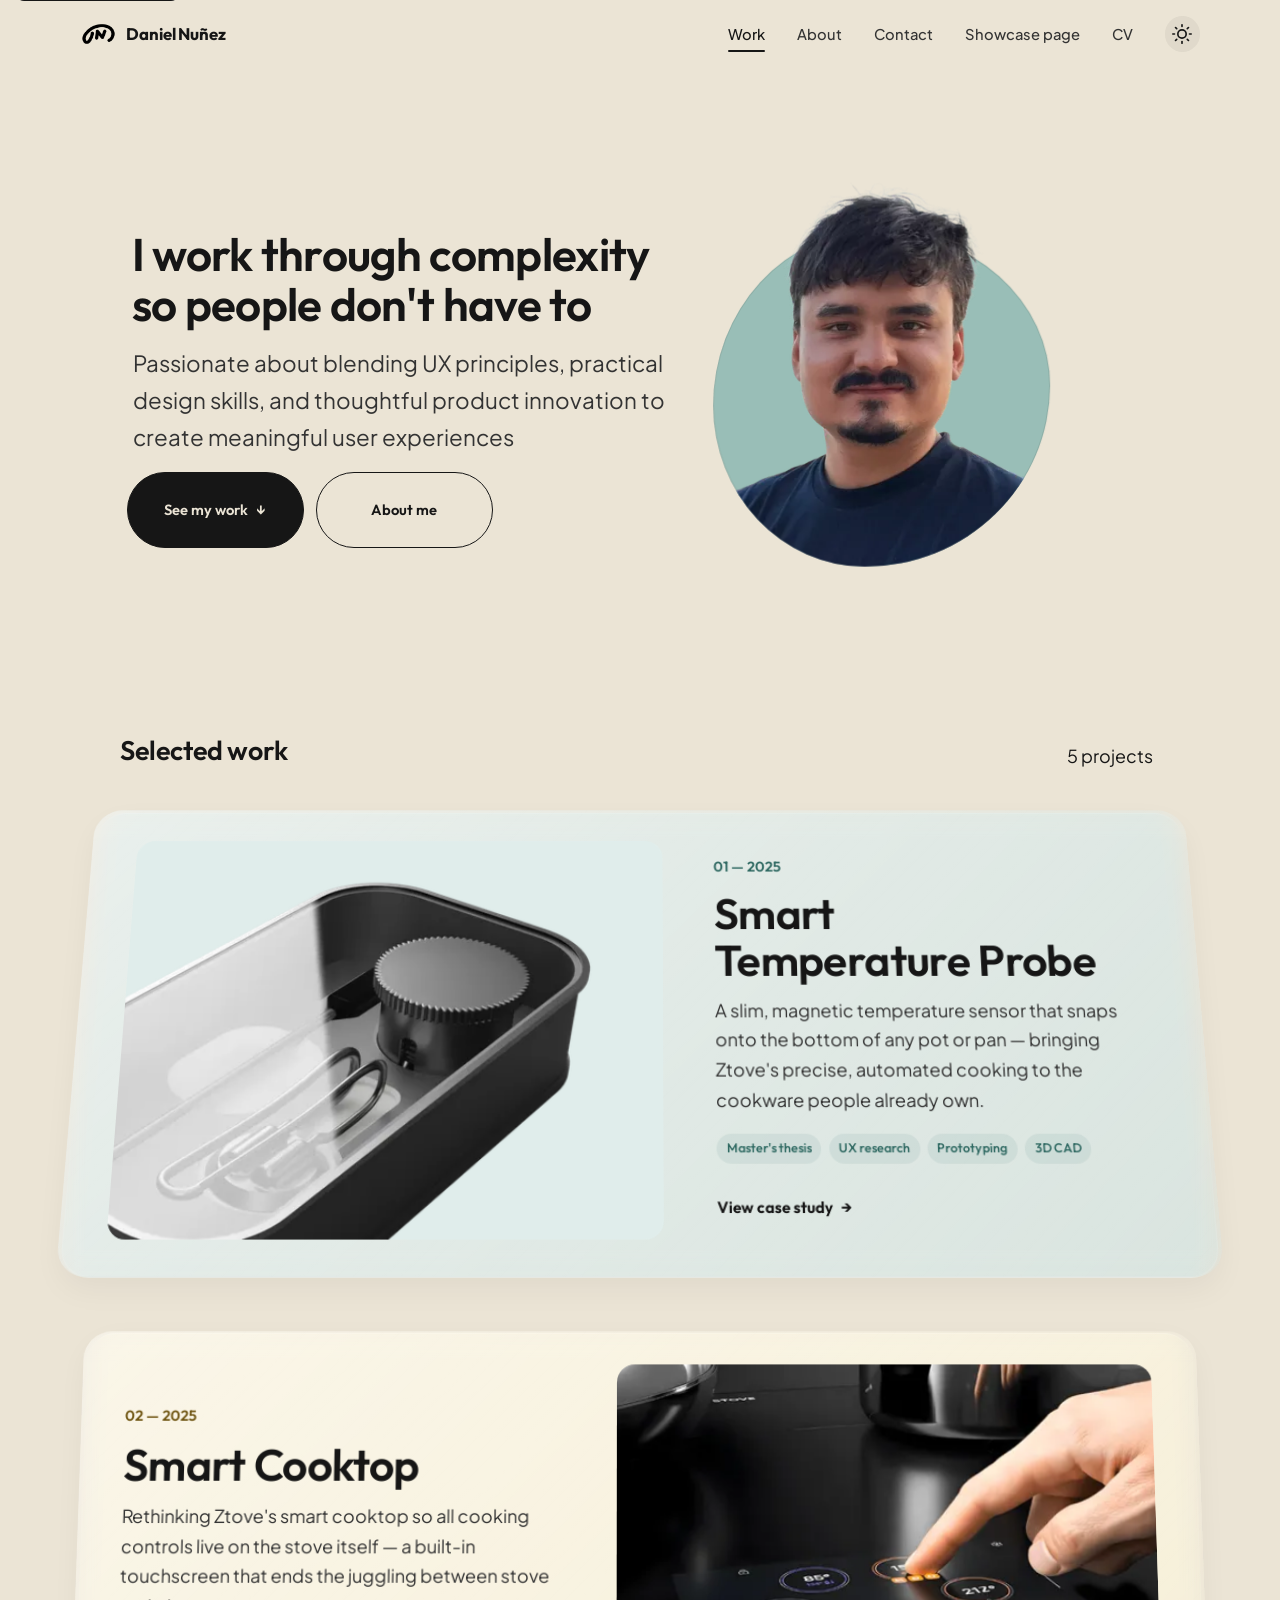
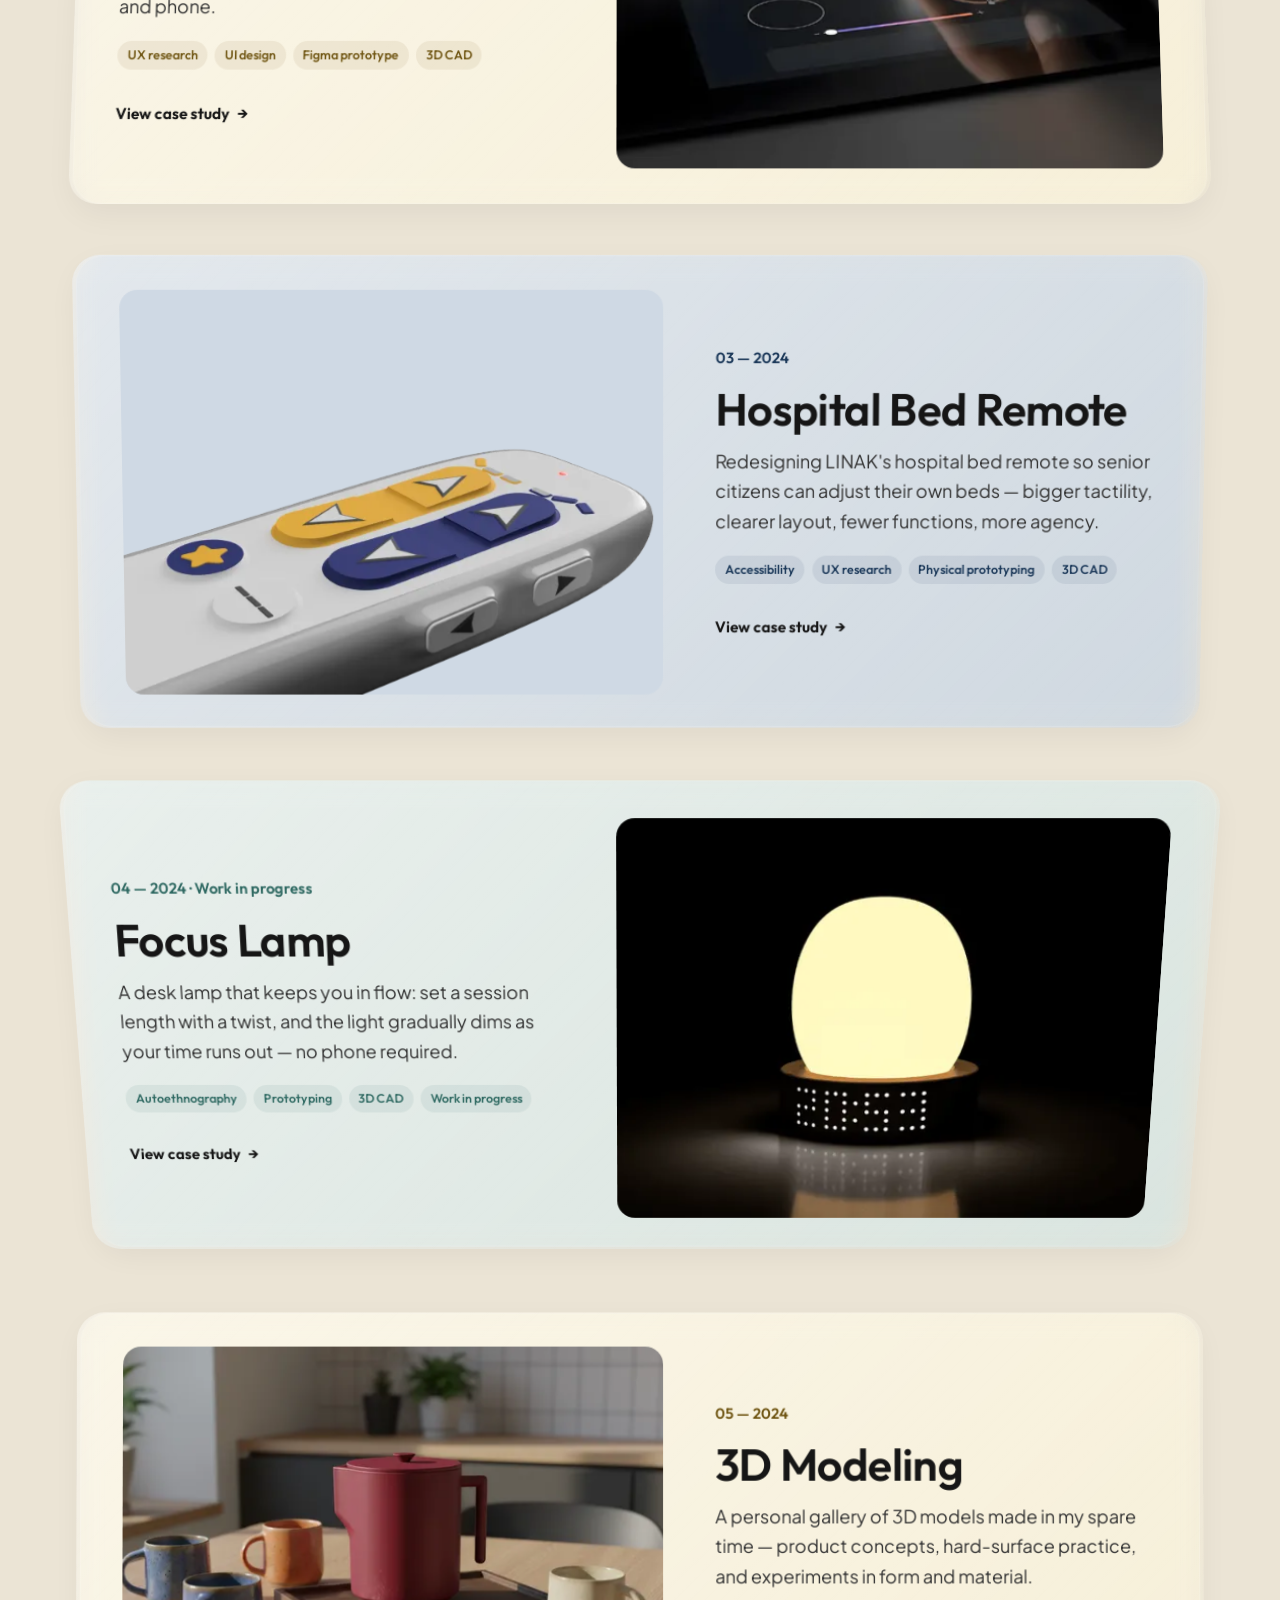
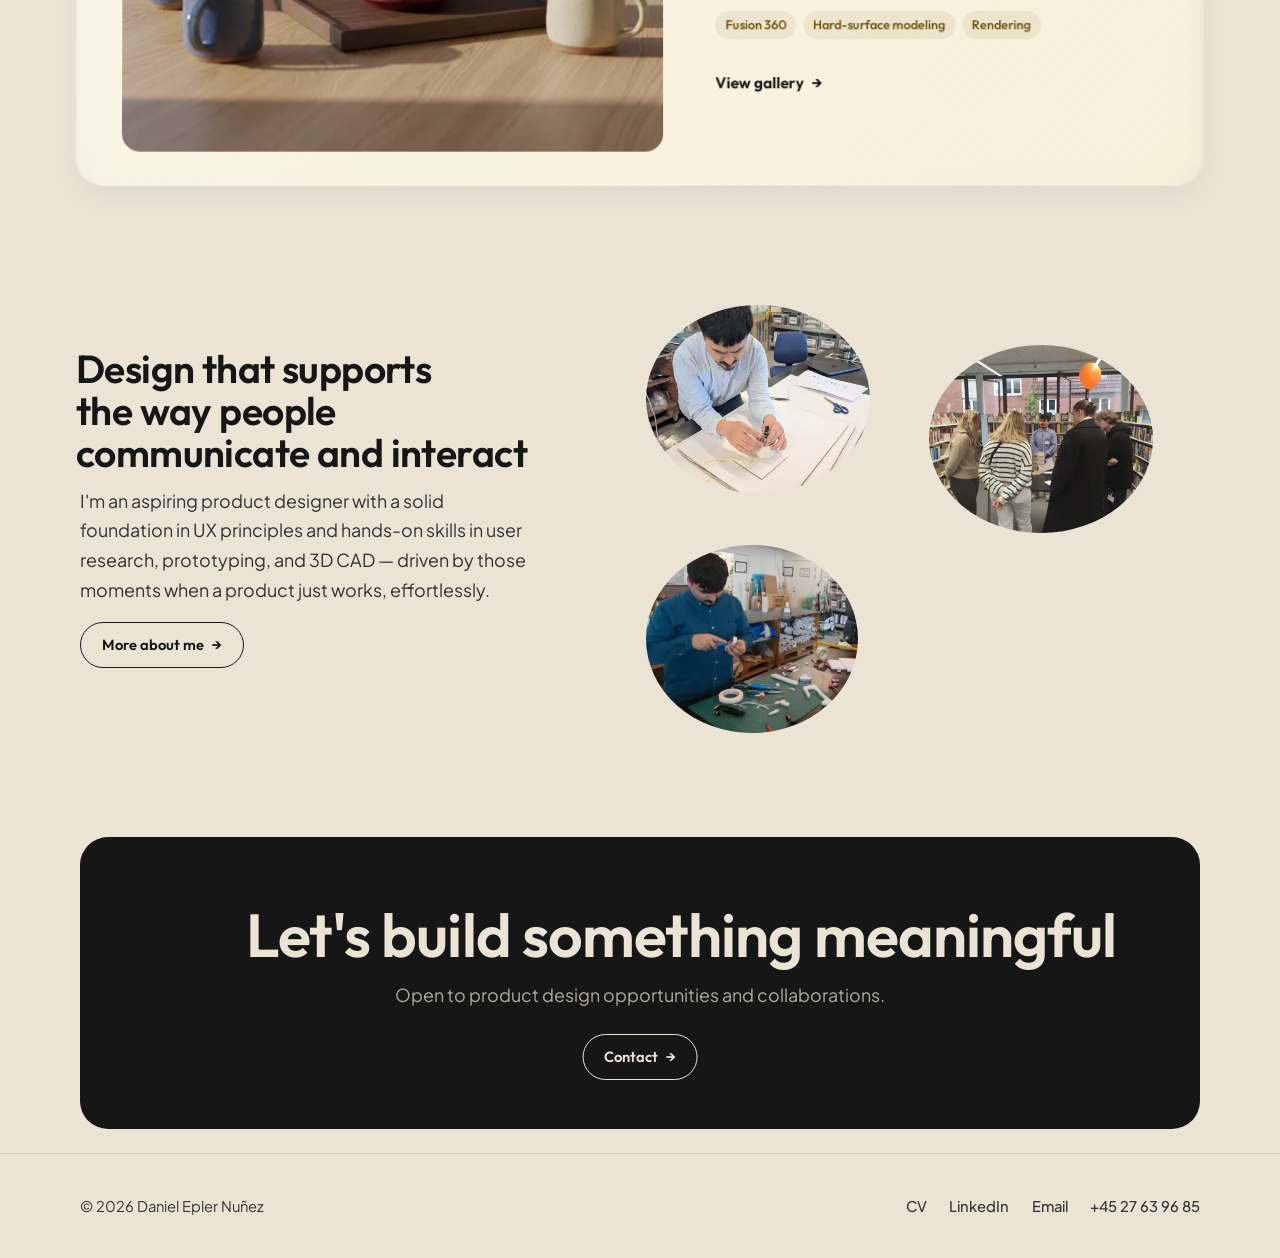
<file: index.html>
<!DOCTYPE html><html lang="en"> <head><script>
      function applyTheme() {
        const theme = localStorage.getItem('theme');
        if (theme === 'dark' || (!theme && window.matchMedia('(prefers-color-scheme: dark)').matches)) {
          document.documentElement.setAttribute('data-theme', 'dark');
        } else {
          document.documentElement.removeAttribute('data-theme');
        }
      }
      applyTheme();
      document.addEventListener('astro:after-swap', applyTheme);
    </script><meta charset="utf-8"><meta name="viewport" content="width=device-width, initial-scale=1"><meta name="portfolio-builder-workspace" content="portfolio-website-3"><meta name="site-build-commit" content="47ca71eac9fa5082d712426249a42849a8f8a003"><title>Daniel Epler Nuñez — Product Designer</title><meta name="description" content="Daniel Epler Nuñez — product designer blending UX principles, practical design skills, and thoughtful product innovation."><link rel="icon" href="/favicon.png" type="image/png"><link rel="preconnect" href="https://fonts.googleapis.com"><link rel="preconnect" href="https://fonts.gstatic.com" crossorigin><link href="https://fonts.googleapis.com/css2?family=Archivo+Black&family=Bebas+Neue&family=DM+Sans:opsz,wght@9..40,300..700&family=Fraunces:opsz,wght@9..144,300..700&family=Fredoka:wght@300..700&family=IBM+Plex+Sans:wght@300;400;500;600;700&family=Inter:wght@300..700&family=Lora:wght@400..700&family=Manrope:wght@300..700&family=Outfit:wght@300..700&family=Plus+Jakarta+Sans:ital,wght@0,300..800;1,300..800&family=Righteous&family=Source+Serif+4:opsz,wght@8..60,400..700&family=Space+Grotesk:wght@300..700&family=Syne:wght@400..800&display=swap" rel="stylesheet"><meta property="og:title" content="Daniel Epler Nuñez — Product Designer"><meta property="og:description" content="Daniel Epler Nuñez — product designer blending UX principles, practical design skills, and thoughtful product innovation."><meta property="og:type" content="website"><style>:root:root {
  --paper: #EBE4D5; --paper-2: #DFD7C6;
  --ink: #161616; --ink-2: #333333;
  --teal: #7EB2AC; --teal-strong: #2F6962; --teal-tint: #D3E6E4;
  --blue: #395F8E; --blue-strong: #1B3859; --blue-tint: #C5D4E6;
  --sand: #FBE4A3; --sand-strong: #6F5512; --sand-tint: #FDF5DB;
  --font-display: "Outfit", "Space Grotesk", sans-serif;
  --font-body: "Plus Jakarta Sans", "Inter", sans-serif;
  --space-1: 0.5rem; --space-2: 1rem; --space-3: 1.5rem;
  --space-4: 2.5rem; --space-5: 4rem; --space-6: 6.5rem;
  --radius-s: 10px; --radius-m: 18px; --radius-l: 28px;
  --container: 1200px; --prose: 46rem;
  --button-radius: 999px; --button-pad-x: 1.3rem; --button-pad-y: 0.62rem;
  --button-weight: 600; --button-fill: #161616; --button-fill-text: #EBE4D5; --button-outline: #161616;
}
html[data-theme="dark"][data-theme="dark"] {
  --paper: #191C1E; --paper-2: #24282B;
  --ink: #FAF6EE; --ink-2: #B0B5B4;
  --button-fill: #FAF6EE;
  --button-fill-text: #191C1E;
  --button-outline: #FAF6EE;
}
html { font-size: 100%; }
h1, h2, h3, h4 { font-weight: 600; letter-spacing: -0.015em; line-height: 1.08; }
body { font-weight: 400; letter-spacing: 0em; line-height: 1.65; }
.btn { border-radius: var(--button-radius); padding: var(--button-pad-y) var(--button-pad-x); font-weight: var(--button-weight); border-color: var(--button-outline); color: var(--button-outline); }
.btn--solid { background: var(--button-fill); border-color: var(--button-fill); color: var(--button-fill-text); }
:root:root .btn:not(.btn--solid):hover { background: var(--button-outline); border-color: var(--button-outline); color: var(--button-fill-text); } :root:root .btn--solid:hover { background: color-mix(in srgb, var(--button-fill) 86%, var(--teal-strong)); border-color: var(--button-fill); color: var(--button-fill-text); }</style><meta name="astro-view-transitions-enabled" content="true"><meta name="astro-view-transitions-fallback" content="animate"><script type="module" src="/_astro/ClientRouter.astro_astro_type_script_index_0_lang.DcSP9LZ1.js"></script><link rel="stylesheet" href="/_astro/_slug_.BqJW67J7.css">
<link rel="stylesheet" href="/_astro/_slug_.BH0vafP-.css"></head> <body> <svg xmlns="http://www.w3.org/2000/svg" role="presentation" style="display: none" data-astro-cid-ofxtmv4x> <filter id="glass-distortion" x="0%" y="0%" width="100%" height="100%" filterUnits="objectBoundingBox" data-astro-cid-ofxtmv4x> <feTurbulence type="fractalNoise" baseFrequency="0.05" numOctaves="1" seed="17" result="turbulence" data-astro-cid-ofxtmv4x></feTurbulence> <feComponentTransfer in="turbulence" result="mapped" data-astro-cid-ofxtmv4x> <feFuncR type="gamma" amplitude="1" exponent="10" offset="0.5" data-astro-cid-ofxtmv4x></feFuncR> <feFuncG type="gamma" amplitude="0" exponent="1" offset="0" data-astro-cid-ofxtmv4x></feFuncG> <feFuncB type="gamma" amplitude="0" exponent="1" offset="0.5" data-astro-cid-ofxtmv4x></feFuncB> </feComponentTransfer> <feGaussianBlur in="turbulence" stdDeviation="3" result="softMap" data-astro-cid-ofxtmv4x></feGaussianBlur> <feSpecularLighting in="softMap" surfaceScale="5" specularConstant="1" specularExponent="100" lighting-color="white" result="specLight" data-astro-cid-ofxtmv4x> <fePointLight x="-200" y="-200" z="300" data-astro-cid-ofxtmv4x></fePointLight> </feSpecularLighting> <feComposite in="specLight" operator="arithmetic" k1="0" k2="1" k3="1" k4="0" result="litImage" data-astro-cid-ofxtmv4x></feComposite> <feDisplacementMap in="SourceGraphic" in2="softMap" scale="20" xChannelSelector="R" yChannelSelector="G" data-astro-cid-ofxtmv4x></feDisplacementMap> </filter> </svg> <div id="custom-cursor" data-astro-cid-ofxtmv4x> <div class="cursor-glass" data-astro-cid-ofxtmv4x></div> <div class="cursor-dot" data-astro-cid-ofxtmv4x></div> </div>  <script type="module">const g=window;if(!g.__customCursorAttached){g.__customCursorAttached=!0;const e=()=>{const t=document.getElementById("custom-cursor");t&&(t.classList.remove("is-hovering","is-text"),t.removeAttribute("data-theme"),t.style.opacity="0")},c='a, button, input, select, textarea, summary, [role="button"]:not([data-sec])',l=t=>{const n=document.getElementById("custom-cursor"),o=t.target instanceof Element?t.target:null;if(!n||!o)return;n.style.opacity="1",n.style.transform=`translate(calc(${t.clientX}px - 50%), calc(${t.clientY}px - 50%))`;const d=o.closest("[data-theme]");d?n.setAttribute("data-theme",d.getAttribute("data-theme")||""):n.removeAttribute("data-theme");const u=o.closest(c);n.classList.toggle("is-hovering",!!u);let a=!1;const m=o.closest("p, h1, h2, h3, h4, h5, h6, li, blockquote, figcaption, label, time, span, strong, em");if(m&&!u){const p=document.createTreeWalker(m,NodeFilter.SHOW_TEXT,null);let r;for(;r=p.nextNode();){if(!r.textContent||r.textContent.trim().length===0)continue;const v=document.createRange();v.selectNodeContents(r);const h=v.getClientRects();for(let i=0;i<h.length;i++){const s=h[i];if(t.clientX>=s.left-6&&t.clientX<=s.right+6&&t.clientY>=s.top-6&&t.clientY<=s.bottom+6){a=!0;break}}if(a)break}}n.classList.toggle("is-text",a)};window.addEventListener("pointermove",l,{passive:!0}),window.addEventListener("mousemove",l,{passive:!0}),window.addEventListener("pointerleave",e),window.addEventListener("pointercancel",e),window.addEventListener("blur",e),document.addEventListener("pointerout",t=>{(t.relatedTarget instanceof Element?t.relatedTarget.closest(c):null)||e()},!0),document.addEventListener("mouseleave",e),document.addEventListener("visibilitychange",()=>{document.hidden&&e()}),document.addEventListener("astro:before-preparation",e),document.addEventListener("astro:after-swap",e),document.addEventListener("astro:page-load",e),e()}</script>  <a class="skip-link" href="#main">Skip to content</a> <header class="site-header" data-header-layout="split" data-header-width="full" data-header-fixed="true" data-header-surface="adaptive" style=";--header-height:4.25rem;--header-link-gap:clamp(1rem, 2.5vw, 2rem)"> <div class="container"> <a class="brand" href="/" aria-label="Daniel Nuñez — home"> <img src="/logo.png" alt width="48" height="48"> <span>Daniel Nuñez</span> </a> <button class="menu-toggle" aria-expanded="false" aria-controls="site-nav" aria-label="Menu"> <span></span><span></span><span></span> </button> <nav class="site-nav" id="site-nav" aria-label="Main"> <a href="/#work" aria-current="page">Work</a><a href="/about">About</a><a href="/contact">Contact</a><a href="/showcase-page">Showcase page</a><a href="/cv">CV</a> <button id="theme-toggle" class="theme-toggle" aria-label="Toggle theme"> <svg class="sun-icon" xmlns="http://www.w3.org/2000/svg" width="20" height="20" viewBox="0 0 24 24" fill="none" stroke="currentColor" stroke-width="2" stroke-linecap="round" stroke-linejoin="round"><circle cx="12" cy="12" r="5"></circle><line x1="12" y1="1" x2="12" y2="3"></line><line x1="12" y1="21" x2="12" y2="23"></line><line x1="4.22" y1="4.22" x2="5.64" y2="5.64"></line><line x1="18.36" y1="18.36" x2="19.78" y2="19.78"></line><line x1="1" y1="12" x2="3" y2="12"></line><line x1="21" y1="12" x2="23" y2="12"></line><line x1="4.22" y1="19.78" x2="5.64" y2="18.36"></line><line x1="18.36" y1="5.64" x2="19.78" y2="4.22"></line></svg> <svg class="moon-icon" xmlns="http://www.w3.org/2000/svg" width="20" height="20" viewBox="0 0 24 24" fill="none" stroke="currentColor" stroke-width="2" stroke-linecap="round" stroke-linejoin="round"><path d="M21 12.79A9 9 0 1 1 11.21 3 7 7 0 0 0 21 12.79z"></path></svg> </button>  </nav> </div> </header> <main id="main"> <div class="sec-scope s-hero" data-astro-cid-gxghpr7z><style>.s-hero > section, .s-hero > header, .s-hero > .spacer { padding-block: var(--space-5) !important; }
.s-hero, .s-hero > section, .s-hero > header, .s-hero > .spacer { min-height: 590px; }
@media (max-width: 1024px) {
.s-hero > section, .s-hero > header, .s-hero > .spacer { padding-bottom: 0rem !important; }
.s-hero, .s-hero > section, .s-hero > header, .s-hero > .spacer { min-height: 525px; }
}
@media (max-width: 640px) {
.s-hero > section, .s-hero > header, .s-hero > .spacer { padding-top: 0rem !important; }
.s-hero > section, .s-hero > header, .s-hero > .spacer { padding-bottom: 0rem !important; }
.s-hero, .s-hero > section, .s-hero > header, .s-hero > .spacer { min-height: 622px; }
}</style><section class="hero container hero-grid hero-editor-grid" data-section-grid="hero" data-grid-section="hero" data-editor-grid="hero" data-layout-container="true" data-layout-level="section" data-layout-id="hero" data-astro-cid-anhloy43> <style>.hero-editor-grid[data-editor-grid="hero"]{--grid-columns:24;--grid-rows:10;--grid-row-height:32px;--grid-column-gap:12px;--grid-row-gap:12px;}@media(max-width:1024px){.hero-editor-grid[data-editor-grid="hero"]{--grid-columns:12;--grid-rows:13;--grid-row-height:32px;--grid-column-gap:10px;--grid-row-gap:10px;}}@media(max-width:640px){.hero-editor-grid[data-editor-grid="hero"]{--grid-columns:8;--grid-rows:19;--grid-row-height:28px;--grid-column-gap:8px;--grid-row-gap:8px;}}
[data-block="hero:heading"]{grid-column:2/span 12;grid-row:3/span 4;z-index:1;translate:0.403cqw -18px;width:calc(100% + -9px);height:calc(100% + -11px);width:524px;max-width:none;}@media(max-width:1024px){[data-block="hero:heading"]{grid-column:3/span 7;grid-row:2/span 5;z-index:1;translate:-8.53cqw 16px;width:calc(100% + -64px);width:349px;max-width:none;}}@media(max-width:640px){[data-block="hero:heading"]{grid-column:2/span 7;grid-row:11/span 5;z-index:1;translate:-9.552cqw -8px;width:calc(100% + 12px);height:calc(100% + 8px);width:309px;max-width:none;}}[data-block="hero:heading"] .builder-text-block.builder-text-block{font-size:2.86rem}@media(max-width:1024px){[data-block="hero:heading"] .builder-text-block.builder-text-block{font-size:2.31rem}}@media(max-width:640px){[data-block="hero:heading"] .builder-text-block.builder-text-block{font-size:2.12rem;text-align:left}}
[data-block="hero:lede"]{grid-column:2/span 12;grid-row:7/span 3;z-index:2;translate:0.492cqw -40px;width:calc(100% + -12px);height:calc(100% + -17px);}@media(max-width:1024px){[data-block="hero:lede"]{grid-column:2/span 7;grid-row:7/span 5;z-index:2;translate:0cqw -25px;width:calc(100% + -90px);height:calc(100% + -44px);}}@media(max-width:640px){[data-block="hero:lede"]{grid-column:1/span 7;grid-row:15/span 5;z-index:2;translate:3.582cqw -70px;width:calc(100% + 8px);height:calc(100% + -26px);}}[data-block="hero:lede"] .builder-text-block.builder-text-block{}@media(max-width:1024px){[data-block="hero:lede"] .builder-text-block.builder-text-block{font-size:1rem}}@media(max-width:640px){[data-block="hero:lede"] .builder-text-block.builder-text-block{}}
[data-block="hero:button-0"]{grid-column:2/span 4;grid-row:11/span 2;z-index:100;translate:0cqw -22px;}@media(max-width:1024px){[data-block="hero:button-0"]{grid-column:2/span 3;grid-row:12/span 2;z-index:2;translate:-0.532cqw 0px;}}@media(max-width:640px){[data-block="hero:button-0"]{grid-column:1/span 4;grid-row:18/span 2;z-index:2;translate:0cqw 36px;}}
[data-block="hero:button-1"]{grid-column:6/span 4;grid-row:11/span 2;z-index:6;translate:0cqw -22px;}@media(max-width:1024px){[data-block="hero:button-1"]{grid-column:5/span 3;grid-row:12/span 2;z-index:2;translate:-0.532cqw 0px;width:calc(100% + -12px);}}@media(max-width:640px){[data-block="hero:button-1"]{grid-column:5/span 4;grid-row:18/span 2;z-index:2;translate:-1.194cqw 36px;}}
[data-block="hero:portrait"][data-layout-overlay]{position:absolute;left:calc(37.5% + 4.5px);top:132px;width:calc(54.166666666666664% - 5.5px + 19px);height:619px;z-index:3;translate:5.013cqw -111px;--portrait-layout-aspect:1.001884760366182;--portrait-reference-width:620.1666666666666px;}@media(max-width:1024px){[data-block="hero:portrait"][data-layout-overlay]{position:absolute;left:calc(41.66666666666667% + 4.166666666666667px);top:84px;width:calc(58.333333333333336% - 4.166666666666667px + 9px);height:458px;z-index:3;translate:1.006cqw -12px;--portrait-layout-aspect:0.9878020378457059;--portrait-reference-width:452.4133333333333px;}}@media(max-width:640px){[data-block="hero:portrait"][data-layout-overlay]{position:absolute;left:calc(12.5% + 1px);top:36px;width:calc(87.5% - 1px + 36px);height:355px;z-index:3;translate:-12.165cqw -44px;--portrait-layout-aspect:0.9612676056338029;--portrait-reference-width:341.25px;}}</style> <div class="hero-element hero-heading" data-block="hero:heading" data-astro-cid-anhloy43> <h1 class="reveal builder-text-block" style="opacity:1;transition-delay:0.1s" data-astro-cid-anhloy43>I work through complexity so people don't have to</h1> </div> <div class="hero-element hero-lede" data-block="hero:lede" data-astro-cid-anhloy43><p class="lede reveal builder-text-block" style=";transition-delay:0.2s" data-astro-cid-anhloy43>Passionate about blending UX principles, practical design skills, and thoughtful product innovation to create meaningful user experiences</p></div> <div class="hero-element hero-button" style data-block="hero:button-0" data-astro-cid-anhloy43><a class="btn btn--solid" href="#work"><span class="builder-button-label">See my work</span><span class="arrow">↓</span></a></div><div class="hero-element hero-button" style data-block="hero:button-1" data-astro-cid-anhloy43><a class="btn" href="/about"><span class="builder-button-label">About me</span></a></div> <div class="hero-element hero-portrait-wrapper reveal" style=";transition-delay:0.4s" data-block="hero:portrait" data-layout-overlay="true" data-astro-cid-anhloy43> <div class="hero-portrait" data-portrait-mode="cutout" data-portrait-shape="organic" data-portrait-background="teal" data-portrait-fit="contain" data-parallax="12" style="--portrait-fit:contain;--portrait-zoom:0.9;--portrait-focal-x:49%;--portrait-focal-y:10%;--portrait-popout-bottom:65%;--portrait-frame-inset:18%;--portrait-frame-bleed:28.125%;--portrait-radius:28px;" data-astro-cid-anhloy43> <div class="hero-portrait-motion" data-astro-cid-anhloy43> <div class="hero-portrait-frame" data-astro-cid-anhloy43> <img src="/_astro/portrait.DQzhdrx4_Z1WfkOl.webp" srcset="/_astro/portrait.DQzhdrx4_mipYY.webp 420w, /_astro/portrait.DQzhdrx4_Z1WfkOl.webp 796w" alt="Portrait of Daniel Epler Nuñez" sizes="(max-width: 880px) 20rem, 26rem" data-astro-cid-anhloy43="true" loading="lazy" decoding="async" fetchpriority="auto" width="796" height="1024" class="hero-portrait-image hero-portrait-image--masked"> </div> <div class="hero-portrait-popout" aria-hidden="true" data-astro-cid-anhloy43><img src="/_astro/portrait.DQzhdrx4_Z1WfkOl.webp" srcset="/_astro/portrait.DQzhdrx4_mipYY.webp 420w, /_astro/portrait.DQzhdrx4_Z1WfkOl.webp 796w" alt sizes="(max-width: 880px) 20rem, 26rem" data-astro-cid-anhloy43="true" loading="lazy" decoding="async" fetchpriority="auto" width="796" height="1024" class="hero-portrait-image hero-portrait-image--popout"></div> </div> </div> </div>  </section>  <script type="module" src="/_astro/Hero.astro_astro_type_script_index_0_lang.ugU_W8Jf.js"></script></div><div class="sec-scope s-work" data-astro-cid-gxghpr7z><style>.s-work > section, .s-work > header, .s-work > .spacer { padding-top: 0rem !important; }
.s-work > section, .s-work > header, .s-work > .spacer { padding-bottom: 0rem !important; }
@media (max-width: 1024px) {
.s-work > section, .s-work > header, .s-work > .spacer { padding-top: 0rem !important; }
.s-work > section, .s-work > header, .s-work > .spacer { padding-bottom: 0.25rem !important; }
}
@media (max-width: 640px) {
.s-work > section, .s-work > header, .s-work > .spacer { padding-block: 0 !important; }
.s-work > section, .s-work > header, .s-work > .spacer { padding-bottom: 0rem !important; }
.s-work { margin-top: 0rem !important; }
.s-work, .s-work > section, .s-work > header, .s-work > .spacer { min-height: 2934px; }
}</style><section class="section container work-list projects-editor" id="work" data-section-grid="work" data-grid-section="work" data-editor-grid="work" data-layout-container="true" data-layout-level="section" data-layout-id="work" data-astro-cid-r2ibkex5> <style>.projects-editor[data-editor-grid="work"]{--grid-columns:24;--grid-rows:63;--grid-row-height:32px;--grid-column-gap:12px;--grid-row-gap:12px;}@media(max-width:1024px){.projects-editor[data-editor-grid="work"]{--grid-columns:12;--grid-rows:99;--grid-row-height:28px;--grid-column-gap:10px;--grid-row-gap:10px;}}@media(max-width:640px){.projects-editor[data-editor-grid="work"]{--grid-columns:8;--grid-rows:77;--grid-row-height:28px;--grid-column-gap:8px;--grid-row-gap:10px;}}
[data-block="work:heading"]{grid-column:1/span 14;grid-row:1/span 2;z-index:2;translate:40px 0px;}@media(max-width:1024px){[data-block="work:heading"]{grid-column:2/span 3;grid-row:2/span 2;z-index:2;translate:-40px 0px;}}@media(max-width:640px){[data-block="work:heading"]{grid-column:1/span 4;grid-row:2/span 2;z-index:2;translate:4px 0px;}}[data-block="work:heading"].builder-text-block{}@media(max-width:1024px){[data-block="work:heading"].builder-text-block{}}@media(max-width:640px){[data-block="work:heading"].builder-text-block{}}
[data-block="work:count"]{grid-column:20/span 4;grid-row:1/span 2;z-index:2;translate:0px 5px;opacity:1;}@media(max-width:1024px){[data-block="work:count"]{grid-column:9/span 3;grid-row:2/span 2;z-index:2;translate:10px 0px;opacity:1;}}@media(max-width:640px){[data-block="work:count"]{grid-column:7/span 2;grid-row:2/span 2;z-index:2;translate:-4px 0px;opacity:1;}}[data-block="work:count"].builder-text-block{}@media(max-width:1024px){[data-block="work:count"].builder-text-block{}}@media(max-width:640px){[data-block="work:count"].builder-text-block{color:#161616}}
[data-block="work:card-smart-temperature-probe"]{grid-column:1/span 24;grid-row:3/span 11;z-index:1;translate:0px 0px;}@media(max-width:1024px){[data-block="work:card-smart-temperature-probe"]{grid-column:1/span 12;grid-row:4/span 18;z-index:1;translate:0px 0px;}}@media(max-width:640px){[data-block="work:card-smart-temperature-probe"]{grid-column:1/span 8;grid-row:4/span 14;z-index:1;translate:0px 0px;}}
[data-block="work:card-smart-cooktop"]{grid-column:1/span 24;grid-row:15/span 11;z-index:1;translate:0px 0px;}@media(max-width:1024px){[data-block="work:card-smart-cooktop"]{grid-column:1/span 12;grid-row:23/span 18;z-index:1;translate:0px 0px;}}@media(max-width:640px){[data-block="work:card-smart-cooktop"]{grid-column:1/span 8;grid-row:19/span 14;z-index:1;translate:0px 0px;}}
[data-block="work:card-hospital-bed-remote"]{grid-column:1/span 24;grid-row:27/span 11;z-index:1;translate:0px 0px;}@media(max-width:1024px){[data-block="work:card-hospital-bed-remote"]{grid-column:1/span 12;grid-row:42/span 18;z-index:1;translate:0px 0px;}}@media(max-width:640px){[data-block="work:card-hospital-bed-remote"]{grid-column:1/span 8;grid-row:34/span 14;z-index:1;translate:0px 0px;}}
[data-block="work:card-focus-lamp"]{grid-column:1/span 24;grid-row:39/span 11;z-index:1;translate:0px 0px;}@media(max-width:1024px){[data-block="work:card-focus-lamp"]{grid-column:1/span 12;grid-row:61/span 18;z-index:1;translate:0px 0px;}}@media(max-width:640px){[data-block="work:card-focus-lamp"]{grid-column:1/span 8;grid-row:49/span 14;z-index:1;translate:0px 0px;}}
[data-block="work:card-3d-modeling"]{grid-column:1/span 24;grid-row:51/span 11;z-index:1;translate:0px 0px;}@media(max-width:1024px){[data-block="work:card-3d-modeling"]{grid-column:1/span 12;grid-row:80/span 18;z-index:1;translate:0px 0px;}}@media(max-width:640px){[data-block="work:card-3d-modeling"]{grid-column:1/span 8;grid-row:64/span 14;z-index:1;translate:0px 0px;}}</style> <h2 class="builder-text-block projects-editor__heading" data-block="work:heading" data-astro-cid-r2ibkex5>Selected work</h2> <span class="count builder-text-block projects-editor__count" data-block="work:count" data-astro-cid-r2ibkex5>5 projects</span> <a class="work-card reveal" href="/portfolio/smart-temperature-probe" data-theme="teal" data-project-slug="smart-temperature-probe" data-block="work:card-smart-temperature-probe" style data-astro-cid-r2ibkex5> <div class="work-card__inner" data-astro-cid-r2ibkex5> <div class="work-orb" aria-hidden="true" data-astro-cid-r2ibkex5><span class="work-orb-circle" data-astro-cid-r2ibkex5></span><span class="work-orb-circle" data-astro-cid-r2ibkex5></span><span class="work-orb-circle" data-astro-cid-r2ibkex5></span><span class="work-orb-circle" data-astro-cid-r2ibkex5></span><span class="work-orb-circle" data-astro-cid-r2ibkex5></span></div> <div class="work-glass" aria-hidden="true" data-astro-cid-r2ibkex5></div> <div class="work-copy" data-astro-cid-r2ibkex5> <span class="index builder-project-index" data-astro-cid-r2ibkex5>01 — 2025</span> <h3 class="builder-project-title" data-astro-cid-r2ibkex5>Smart Temperature Probe</h3> <p class="builder-project-summary" data-astro-cid-r2ibkex5>A slim, magnetic temperature sensor that snaps onto the bottom of any pot or pan — bringing Ztove&#39;s precise, automated cooking to the cookware people already own.</p> <ul class="work-tags builder-project-tags" data-astro-cid-r2ibkex5><li data-astro-cid-r2ibkex5>Master&#39;s thesis</li><li data-astro-cid-r2ibkex5>UX research</li><li data-astro-cid-r2ibkex5>Prototyping</li><li data-astro-cid-r2ibkex5>3D CAD</li></ul> <span class="work-cta" data-astro-cid-r2ibkex5><u class="builder-project-cta" data-astro-cid-r2ibkex5>View case study</u><span class="arrow" data-astro-cid-r2ibkex5>→</span></span> </div> <div class="work-media" data-astro-cid-r2ibkex5><img src="/_astro/cover.Dd3vyflJ_Z1c5Hhv.webp" srcset="/_astro/cover.Dd3vyflJ_ev2w2.webp 640w, /_astro/cover.Dd3vyflJ_jALeq.webp 1080w" alt="Render of the temperature probe resting in its frosted storage tray" sizes="(max-width: 880px) 92vw, 640px" data-astro-cid-r2ibkex5="true" loading="lazy" decoding="async" fetchpriority="auto" width="1674" height="978"></div> </div> </a><a class="work-card reveal" href="/portfolio/smart-cooktop" data-theme="sand" data-project-slug="smart-cooktop" data-block="work:card-smart-cooktop" style data-astro-cid-r2ibkex5> <div class="work-card__inner" data-astro-cid-r2ibkex5> <div class="work-orb" aria-hidden="true" data-astro-cid-r2ibkex5><span class="work-orb-circle" data-astro-cid-r2ibkex5></span><span class="work-orb-circle" data-astro-cid-r2ibkex5></span><span class="work-orb-circle" data-astro-cid-r2ibkex5></span><span class="work-orb-circle" data-astro-cid-r2ibkex5></span><span class="work-orb-circle" data-astro-cid-r2ibkex5></span></div> <div class="work-glass" aria-hidden="true" data-astro-cid-r2ibkex5></div> <div class="work-copy" data-astro-cid-r2ibkex5> <span class="index builder-project-index" data-astro-cid-r2ibkex5>02 — 2025</span> <h3 class="builder-project-title" data-astro-cid-r2ibkex5>Smart Cooktop</h3> <p class="builder-project-summary" data-astro-cid-r2ibkex5>Rethinking Ztove&#39;s smart cooktop so all cooking controls live on the stove itself — a built-in touchscreen that ends the juggling between stove and phone.</p> <ul class="work-tags builder-project-tags" data-astro-cid-r2ibkex5><li data-astro-cid-r2ibkex5>UX research</li><li data-astro-cid-r2ibkex5>UI design</li><li data-astro-cid-r2ibkex5>Figma prototype</li><li data-astro-cid-r2ibkex5>3D CAD</li></ul> <span class="work-cta" data-astro-cid-r2ibkex5><u class="builder-project-cta" data-astro-cid-r2ibkex5>View case study</u><span class="arrow" data-astro-cid-r2ibkex5>→</span></span> </div> <div class="work-media" data-astro-cid-r2ibkex5><img src="/_astro/cover.BftutK7j_oP0nV.webp" srcset="/_astro/cover.BftutK7j_Z1fa2zq.webp 640w, /_astro/cover.BftutK7j_oP0nV.webp 1024w" alt="Render of the redesigned cooktop with an integrated touchscreen" sizes="(max-width: 880px) 92vw, 640px" data-astro-cid-r2ibkex5="true" loading="lazy" decoding="async" fetchpriority="auto" width="1024" height="576"></div> </div> </a><a class="work-card reveal" href="/portfolio/hospital-bed-remote" data-theme="blue" data-project-slug="hospital-bed-remote" data-block="work:card-hospital-bed-remote" style="--obj-fit: contain; --obj-pos: bottom;" data-astro-cid-r2ibkex5> <div class="work-card__inner" data-astro-cid-r2ibkex5> <div class="work-orb" aria-hidden="true" data-astro-cid-r2ibkex5><span class="work-orb-circle" data-astro-cid-r2ibkex5></span><span class="work-orb-circle" data-astro-cid-r2ibkex5></span><span class="work-orb-circle" data-astro-cid-r2ibkex5></span><span class="work-orb-circle" data-astro-cid-r2ibkex5></span><span class="work-orb-circle" data-astro-cid-r2ibkex5></span></div> <div class="work-glass" aria-hidden="true" data-astro-cid-r2ibkex5></div> <div class="work-copy" data-astro-cid-r2ibkex5> <span class="index builder-project-index" data-astro-cid-r2ibkex5>03 — 2024</span> <h3 class="builder-project-title" data-astro-cid-r2ibkex5>Hospital Bed Remote</h3> <p class="builder-project-summary" data-astro-cid-r2ibkex5>Redesigning LINAK&#39;s hospital bed remote so senior citizens can adjust their own beds — bigger tactility, clearer layout, fewer functions, more agency.</p> <ul class="work-tags builder-project-tags" data-astro-cid-r2ibkex5><li data-astro-cid-r2ibkex5>Accessibility</li><li data-astro-cid-r2ibkex5>UX research</li><li data-astro-cid-r2ibkex5>Physical prototyping</li><li data-astro-cid-r2ibkex5>3D CAD</li></ul> <span class="work-cta" data-astro-cid-r2ibkex5><u class="builder-project-cta" data-astro-cid-r2ibkex5>View case study</u><span class="arrow" data-astro-cid-r2ibkex5>→</span></span> </div> <div class="work-media" data-astro-cid-r2ibkex5><img src="/_astro/cover.DumIC4Z9_Z1iogGg.webp" srcset="/_astro/cover.DumIC4Z9_14LINU.webp 640w, /_astro/cover.DumIC4Z9_gP4tL.webp 1080w" alt="Render of the redesigned hospital bed remote" sizes="(max-width: 880px) 92vw, 640px" data-astro-cid-r2ibkex5="true" loading="lazy" decoding="async" fetchpriority="auto" width="2000" height="1125"></div> </div> </a><a class="work-card reveal" href="/portfolio/focus-lamp" data-theme="teal" data-project-slug="focus-lamp" data-block="work:card-focus-lamp" style="--obj-pos: calc(50% + 15px) bottom; --obj-scale: 1.25;" data-astro-cid-r2ibkex5> <div class="work-card__inner" data-astro-cid-r2ibkex5> <div class="work-orb" aria-hidden="true" data-astro-cid-r2ibkex5><span class="work-orb-circle" data-astro-cid-r2ibkex5></span><span class="work-orb-circle" data-astro-cid-r2ibkex5></span><span class="work-orb-circle" data-astro-cid-r2ibkex5></span><span class="work-orb-circle" data-astro-cid-r2ibkex5></span><span class="work-orb-circle" data-astro-cid-r2ibkex5></span></div> <div class="work-glass" aria-hidden="true" data-astro-cid-r2ibkex5></div> <div class="work-copy" data-astro-cid-r2ibkex5> <span class="index builder-project-index" data-astro-cid-r2ibkex5>04 — 2024 · Work in progress</span> <h3 class="builder-project-title" data-astro-cid-r2ibkex5>Focus Lamp</h3> <p class="builder-project-summary" data-astro-cid-r2ibkex5>A desk lamp that keeps you in flow: set a session length with a twist, and the light gradually dims as your time runs out — no phone required.</p> <ul class="work-tags builder-project-tags" data-astro-cid-r2ibkex5><li data-astro-cid-r2ibkex5>Autoethnography</li><li data-astro-cid-r2ibkex5>Prototyping</li><li data-astro-cid-r2ibkex5>3D CAD</li><li data-astro-cid-r2ibkex5>Work in progress</li></ul> <span class="work-cta" data-astro-cid-r2ibkex5><u class="builder-project-cta" data-astro-cid-r2ibkex5>View case study</u><span class="arrow" data-astro-cid-r2ibkex5>→</span></span> </div> <div class="work-media" data-astro-cid-r2ibkex5><img src="/_astro/cover.8IlPG_S9_2qLdSv.webp" srcset="/_astro/cover.8IlPG_S9_Z15bJHP.webp 640w, /_astro/cover.8IlPG_S9_2qLdSv.webp 1024w" alt="Render of the Focus Lamp concept" sizes="(max-width: 880px) 92vw, 640px" data-astro-cid-r2ibkex5="true" loading="lazy" decoding="async" fetchpriority="auto" width="1024" height="791"></div> </div> </a><a class="work-card reveal" href="/portfolio/3d-modeling" data-theme="sand" data-project-slug="3d-modeling" data-block="work:card-3d-modeling" style data-astro-cid-r2ibkex5> <div class="work-card__inner" data-astro-cid-r2ibkex5> <div class="work-orb" aria-hidden="true" data-astro-cid-r2ibkex5><span class="work-orb-circle" data-astro-cid-r2ibkex5></span><span class="work-orb-circle" data-astro-cid-r2ibkex5></span><span class="work-orb-circle" data-astro-cid-r2ibkex5></span><span class="work-orb-circle" data-astro-cid-r2ibkex5></span><span class="work-orb-circle" data-astro-cid-r2ibkex5></span></div> <div class="work-glass" aria-hidden="true" data-astro-cid-r2ibkex5></div> <div class="work-copy" data-astro-cid-r2ibkex5> <span class="index builder-project-index" data-astro-cid-r2ibkex5>05 — 2024</span> <h3 class="builder-project-title" data-astro-cid-r2ibkex5>3D Modeling</h3> <p class="builder-project-summary" data-astro-cid-r2ibkex5>A personal gallery of 3D models made in my spare time — product concepts, hard-surface practice, and experiments in form and material.</p> <ul class="work-tags builder-project-tags" data-astro-cid-r2ibkex5><li data-astro-cid-r2ibkex5>Fusion 360</li><li data-astro-cid-r2ibkex5>Hard-surface modeling</li><li data-astro-cid-r2ibkex5>Rendering</li></ul> <span class="work-cta" data-astro-cid-r2ibkex5><u class="builder-project-cta" data-astro-cid-r2ibkex5>View gallery</u><span class="arrow" data-astro-cid-r2ibkex5>→</span></span> </div> <div class="work-media" data-astro-cid-r2ibkex5><img src="/_astro/gallery-01.C03LLPLc_Z1zn0J5.webp" srcset="/_astro/gallery-01.C03LLPLc_25FkNH.webp 640w, /_astro/gallery-01.C03LLPLc_Z1n69y0.webp 1080w" alt="3D render from the personal modeling gallery" sizes="(max-width: 880px) 92vw, 640px" data-astro-cid-r2ibkex5="true" loading="lazy" decoding="async" fetchpriority="auto" width="1248" height="832"></div> </div> </a> </section>  <script type="module" src="/_astro/ProjectsGrid.astro_astro_type_script_index_0_lang.CxseACfi.js"></script></div><div class="sec-scope s-about-teaser" data-astro-cid-gxghpr7z><style>.s-about-teaser > section, .s-about-teaser > header, .s-about-teaser > .spacer { padding-top: 2rem !important; }
.s-about-teaser > section, .s-about-teaser > header, .s-about-teaser > .spacer { padding-bottom: 0rem !important; }
@media (max-width: 1024px) {
.s-about-teaser > section, .s-about-teaser > header, .s-about-teaser > .spacer { padding-top: 2rem !important; }
.s-about-teaser > section, .s-about-teaser > header, .s-about-teaser > .spacer { padding-bottom: 0rem !important; }
}
@media (max-width: 640px) {
.s-about-teaser > section, .s-about-teaser > header, .s-about-teaser > .spacer { padding-top: 2.75rem !important; }
.s-about-teaser > section, .s-about-teaser > header, .s-about-teaser > .spacer { padding-bottom: 1rem !important; }
.s-about-teaser { margin-top: 0rem !important; }
.s-about-teaser { margin-bottom: 0rem !important; }
.s-about-teaser, .s-about-teaser > section, .s-about-teaser > header, .s-about-teaser > .spacer { min-height: 967px; }
}</style><section class="section container about-teaser reveal about-teaser-editor" data-section-grid="about-teaser" data-grid-section="about-teaser" data-editor-grid="about-teaser" data-layout-container="true" data-layout-level="section" data-layout-id="about-teaser" data-astro-cid-72xz5e2k> <style>.about-teaser-editor[data-editor-grid="about-teaser"]{--grid-columns:24;--grid-rows:14;--grid-row-height:28px;--grid-column-gap:12px;--grid-row-gap:12px;}@media(max-width:1024px){.about-teaser-editor[data-editor-grid="about-teaser"]{--grid-columns:12;--grid-rows:15;--grid-row-height:28px;--grid-column-gap:10px;--grid-row-gap:10px;}}@media(max-width:640px){.about-teaser-editor[data-editor-grid="about-teaser"]{--grid-columns:8;--grid-rows:28;--grid-row-height:26px;--grid-column-gap:8px;--grid-row-gap:8px;}}
[data-block="about-teaser:heading"]{grid-column:1/span 11;grid-row:1/span 5;z-index:1;translate:-0.357cqw 12px;width:458px;max-width:none;}@media(max-width:1024px){[data-block="about-teaser:heading"]{grid-column:1/span 6;grid-row:1/span 4;z-index:1;translate:1.063cqw 0px;width:312px;max-width:none;}}@media(max-width:640px){[data-block="about-teaser:heading"]{grid-column:1/span 8;grid-row:1/span 8;z-index:1;translate:-1.194cqw -92px;width:333px;max-width:none;}}[data-block="about-teaser:heading"] .builder-text-block{font-size:2.44rem}@media(max-width:1024px){[data-block="about-teaser:heading"] .builder-text-block{font-size:1.73rem}}@media(max-width:640px){[data-block="about-teaser:heading"] .builder-text-block{font-size:1.86rem}}
[data-block="about-teaser:text"]{grid-column:1/span 10;grid-row:5/span 4;z-index:1;translate:0cqw 4px;}@media(max-width:1024px){[data-block="about-teaser:text"]{grid-column:1/span 5;grid-row:4/span 5;z-index:1;translate:1.063cqw -16px;}}@media(max-width:640px){[data-block="about-teaser:text"]{grid-column:1/span 8;grid-row:4/span 4;z-index:1;translate:0cqw -13px;}}[data-block="about-teaser:text"] .builder-text-block{}@media(max-width:1024px){[data-block="about-teaser:text"] .builder-text-block{}}@media(max-width:640px){[data-block="about-teaser:text"] .builder-text-block{}}
[data-block="about-teaser:button"]{grid-column:1/span 4;grid-row:9/span 2;z-index:1;translate:0cqw -14px;}@media(max-width:1024px){[data-block="about-teaser:button"]{grid-column:1/span 3;grid-row:10/span 2;z-index:1;translate:0cqw -32px;}}@media(max-width:640px){[data-block="about-teaser:button"]{grid-column:1/span 6;grid-row:8/span 2;z-index:1;translate:0cqw 4px;}}[data-block="about-teaser:button"] .builder-text-block{}@media(max-width:1024px){[data-block="about-teaser:button"] .builder-text-block{}}@media(max-width:640px){[data-block="about-teaser:button"] .builder-text-block{}}
[data-block="about-teaser:photo-0"]{grid-column:13/span 5;grid-row:1/span 5;z-index:1;translate:0px 0px;--image-zoom:1;--image-fit:cover;--image-x:50%;--image-y:50%;--image-radius:50%;}@media(max-width:1024px){[data-block="about-teaser:photo-0"]{grid-column:7/span 3;grid-row:1/span 6;z-index:1;translate:0px 0px;}}@media(max-width:640px){[data-block="about-teaser:photo-0"]{grid-column:1/span 4;grid-row:12/span 6;z-index:1;translate:0cqw -8px;height:calc(100% + 16px);}}[data-block="about-teaser:photo-0"] .builder-text-block{}@media(max-width:1024px){[data-block="about-teaser:photo-0"] .builder-text-block{}}@media(max-width:640px){[data-block="about-teaser:photo-0"] .builder-text-block{}}
[data-block="about-teaser:photo-1"]{grid-column:19/span 5;grid-row:2/span 5;z-index:1;translate:0px 0px;--image-zoom:1;--image-fit:cover;--image-x:50%;--image-y:50%;--image-radius:50%;}@media(max-width:1024px){[data-block="about-teaser:photo-1"]{grid-column:10/span 3;grid-row:1/span 6;z-index:1;translate:0px 0px;}}@media(max-width:640px){[data-block="about-teaser:photo-1"]{grid-column:5/span 4;grid-row:12/span 7;z-index:1;translate:0cqw -8px;height:calc(100% + -16px);}}[data-block="about-teaser:photo-1"] .builder-text-block{}@media(max-width:1024px){[data-block="about-teaser:photo-1"] .builder-text-block{}}@media(max-width:640px){[data-block="about-teaser:photo-1"] .builder-text-block{}}
[data-block="about-teaser:photo-2"]{grid-column:13/span 5;grid-row:7/span 5;z-index:1;translate:0cqw 0px;width:calc(100% + -12px);display:none;--image-zoom:1;--image-fit:cover;--image-x:14%;--image-y:17%;--image-radius:50%;}@media(max-width:1024px){[data-block="about-teaser:photo-2"]{grid-column:7/span 6;grid-row:7/span 6;z-index:1;translate:0cqw 0px;width:calc(100% + -4px);display:none;}}@media(max-width:640px){[data-block="about-teaser:photo-2"]{grid-column:1/span 7;grid-row:21/span 7;z-index:1;translate:4.571cqw -44px;width:calc(100% + 8px);height:calc(100% + -8px);display:none;}}[data-block="about-teaser:photo-2"] .builder-text-block{}@media(max-width:1024px){[data-block="about-teaser:photo-2"] .builder-text-block{}}@media(max-width:640px){[data-block="about-teaser:photo-2"] .builder-text-block{}}</style> <div class="about-element" data-block="about-teaser:heading" data-astro-cid-72xz5e2k><h2 class="builder-text-block" data-astro-cid-72xz5e2k>Design that supports the way people communicate and interact</h2></div> <div class="about-element" data-block="about-teaser:text" data-astro-cid-72xz5e2k><p class="builder-text-block" data-astro-cid-72xz5e2k>I'm an aspiring product designer with a solid foundation in UX principles and hands-on skills in user research, prototyping, and 3D CAD — driven by those moments when a product just works, effortlessly.</p></div> <div class="about-element about-button" data-block="about-teaser:button" data-astro-cid-72xz5e2k><a class="btn" href="/about"><span class="builder-button-label">More about me</span><span class="arrow">→</span></a></div> <div class="about-element about-photo" data-block="about-teaser:photo-0" data-astro-cid-72xz5e2k><img src="/_astro/photo-strip-1.B8y87sPX_ZwyJ4g.webp" srcset="/_astro/photo-strip-1.B8y87sPX_ZL79e2.webp 400w, /_astro/photo-strip-1.B8y87sPX_1ANq4t.webp 800w" alt="Daniel presenting design work" sizes="(max-width:640px) 50vw,280px" data-astro-cid-72xz5e2k="true" loading="lazy" decoding="async" fetchpriority="auto" width="2000" height="2656"></div><div class="about-element about-photo" data-block="about-teaser:photo-1" data-astro-cid-72xz5e2k><img src="/_astro/photo-strip-2.BArjE-sj_1VvPcW.webp" srcset="/_astro/photo-strip-2.BArjE-sj_Z1bRHaz.webp 400w, /_astro/photo-strip-2.BArjE-sj_Zu93GM.webp 800w" alt="Prototyping session" sizes="(max-width:640px) 50vw,280px" data-astro-cid-72xz5e2k="true" loading="lazy" decoding="async" fetchpriority="auto" width="1024" height="768"></div><div class="about-element about-photo" data-block="about-teaser:photo-2" data-astro-cid-72xz5e2k><img src="/_astro/card-remote.DsHTvIHD_2n8BXU.webp" srcset="/_astro/card-remote.DsHTvIHD_NBWzE.webp 400w, /_astro/card-remote.DsHTvIHD_1HRaxt.webp 800w" alt="Testing a cooking prototype" sizes="(max-width:640px) 50vw,280px" data-astro-cid-72xz5e2k="true" loading="lazy" decoding="async" fetchpriority="auto" width="1800" height="1080"></div> </section> </div><div class="sec-scope s-cta" data-astro-cid-gxghpr7z><style>.s-cta > section, .s-cta > header, .s-cta > .spacer { padding-top: 1rem !important; }
.s-cta > section, .s-cta > header, .s-cta > .spacer { padding-bottom: 0rem !important; }
.s-cta { margin-bottom: -5rem !important; }
@media (max-width: 640px) {
.s-cta > section, .s-cta > header, .s-cta > .spacer { padding-top: 1rem !important; }
.s-cta > section, .s-cta > header, .s-cta > .spacer { padding-bottom: 1rem !important; }
.s-cta { margin-top: 0rem !important; }
.s-cta { margin-bottom: -5rem !important; }
}</style><section class="section container" data-section-grid="cta" data-grid-section="cta" data-layout-container="true" data-layout-level="section" data-layout-id="cta" data-astro-cid-2qwhjpyv> <div class="cta-band reveal cta-editor-grid" data-editor-grid="cta" data-layout-container="true" data-layout-level="component" data-layout-id="cta:composition" data-component="cta:composition" data-astro-cid-2qwhjpyv> <style>[data-section-grid="cta"]{--section-grid-columns:24;--section-grid-rows:10;--section-grid-row-height:22px;--section-grid-column-gap:12px;--section-grid-row-gap:8px;display:grid;grid-template-columns:repeat(var(--section-grid-columns),minmax(0,1fr));grid-auto-rows:var(--section-grid-row-height);column-gap:var(--section-grid-column-gap);row-gap:var(--section-grid-row-gap);min-height:calc(var(--section-grid-rows)*var(--section-grid-row-height) + (var(--section-grid-rows) - 1)*var(--section-grid-row-gap));align-items:stretch}[data-section-grid="cta"]>[data-component="cta:composition"]{grid-column:1/span 24;grid-row:1/span 10;z-index:1;translate:0px 0px;min-width:0;min-height:0}@media(max-width:1024px){[data-section-grid="cta"]{--section-grid-columns:12;--section-grid-rows:11;--section-grid-row-height:22px;--section-grid-column-gap:10px;--section-grid-row-gap:8px;display:grid;grid-template-columns:repeat(var(--section-grid-columns),minmax(0,1fr));grid-auto-rows:var(--section-grid-row-height);column-gap:var(--section-grid-column-gap);row-gap:var(--section-grid-row-gap);min-height:calc(var(--section-grid-rows)*var(--section-grid-row-height) + (var(--section-grid-rows) - 1)*var(--section-grid-row-gap));align-items:stretch}[data-section-grid="cta"]>[data-component="cta:composition"]{grid-column:1/span 12;grid-row:1/span 11;z-index:1;translate:0px 0px;min-width:0;min-height:0}}@media(max-width:640px){[data-section-grid="cta"]{--section-grid-columns:8;--section-grid-rows:14;--section-grid-row-height:22px;--section-grid-column-gap:8px;--section-grid-row-gap:8px;display:grid;grid-template-columns:repeat(var(--section-grid-columns),minmax(0,1fr));grid-auto-rows:var(--section-grid-row-height);column-gap:var(--section-grid-column-gap);row-gap:var(--section-grid-row-gap);min-height:calc(var(--section-grid-rows)*var(--section-grid-row-height) + (var(--section-grid-rows) - 1)*var(--section-grid-row-gap));align-items:stretch}[data-section-grid="cta"]>[data-component="cta:composition"]{grid-column:1/span 8;grid-row:1/span 14;z-index:1;translate:0px 0px;min-width:0;min-height:0}}
.cta-editor-grid[data-editor-grid="cta"]{--grid-columns:24;--grid-rows:10;--grid-row-height:22px;--grid-column-gap:12px;--grid-row-gap:8px;}@media(max-width:1024px){.cta-editor-grid[data-editor-grid="cta"]{--grid-columns:12;--grid-rows:11;--grid-row-height:22px;--grid-column-gap:10px;--grid-row-gap:8px;}}@media(max-width:640px){.cta-editor-grid[data-editor-grid="cta"]{--grid-columns:8;--grid-rows:14;--grid-row-height:22px;--grid-column-gap:8px;--grid-row-gap:8px;}}
[data-block="cta:heading"]{grid-column:3/span 22;grid-row:1/span 2;z-index:1;translate:0px 0px;}@media(max-width:1024px){[data-block="cta:heading"]{grid-column:1/span 12;grid-row:1/span 4;z-index:1;translate:0px 0px;}}@media(max-width:640px){[data-block="cta:heading"]{grid-column:1/span 8;grid-row:2/span 3;z-index:1;translate:0px 0px;}}[data-block="cta:heading"] .builder-text-block{}@media(max-width:1024px){[data-block="cta:heading"] .builder-text-block{}}@media(max-width:640px){[data-block="cta:heading"] .builder-text-block{}}
[data-block="cta:text"]{grid-column:5/span 16;grid-row:3/span 2;z-index:1;translate:0px 0px;}@media(max-width:1024px){[data-block="cta:text"]{grid-column:1/span 12;grid-row:5/span 1;z-index:1;translate:0px 0px;}}@media(max-width:640px){[data-block="cta:text"]{grid-column:1/span 8;grid-row:6/span 2;z-index:1;translate:0px 0px;}}[data-block="cta:text"] .builder-text-block{}@media(max-width:1024px){[data-block="cta:text"] .builder-text-block{}}@media(max-width:640px){[data-block="cta:text"] .builder-text-block{}}
[data-block="cta:button"]{grid-column:11/span 3;grid-row:5/span 2;z-index:1;translate:1.699cqw 2px;width:calc(100% + 8px);}@media(max-width:1024px){[data-block="cta:button"]{grid-column:4/span 6;grid-row:7/span 2;z-index:1;translate:0px 0px;}}@media(max-width:640px){[data-block="cta:button"]{grid-column:3/span 4;grid-row:9/span 2;z-index:1;translate:0px 0px;}}[data-block="cta:button"] .builder-text-block{}@media(max-width:1024px){[data-block="cta:button"] .builder-text-block{}}@media(max-width:640px){[data-block="cta:button"] .builder-text-block{}}</style> <div class="cta-element" data-block="cta:heading" data-astro-cid-2qwhjpyv><h2 class="builder-text-block" data-astro-cid-2qwhjpyv>Let's build something meaningful</h2></div> <div class="cta-element" data-block="cta:text" data-astro-cid-2qwhjpyv><p class="builder-text-block" data-astro-cid-2qwhjpyv>Open to product design opportunities and collaborations.</p></div> <div class="cta-element cta-button" data-block="cta:button" data-astro-cid-2qwhjpyv><a class="btn" href="/contact"><span class="builder-button-label">Contact</span><span class="arrow">→</span></a></div> </div> </section> </div> </main> <footer class="site-footer" data-footer-layout="split" data-footer-width="full" data-footer-surface="inherit" style="--footer-pad:var(--space-4)"> <div class="container"> <p>© 2026 Daniel Epler Nuñez</p> <div class="footer-links"> <a href="/cv">CV</a><a href="https://www.linkedin.com/in/danieleplernunez/" target="_blank" rel="noopener">LinkedIn</a><a href="mailto:danielepler93@gmail.com">Email</a><a href="tel:+4527639685">+45 27 63 96 85</a> </div> </div> </footer> <script type="module" src="/_astro/BaseLayout.astro_astro_type_script_index_0_lang.BAkaTAzI.js"></script> </body> </html>
</file>
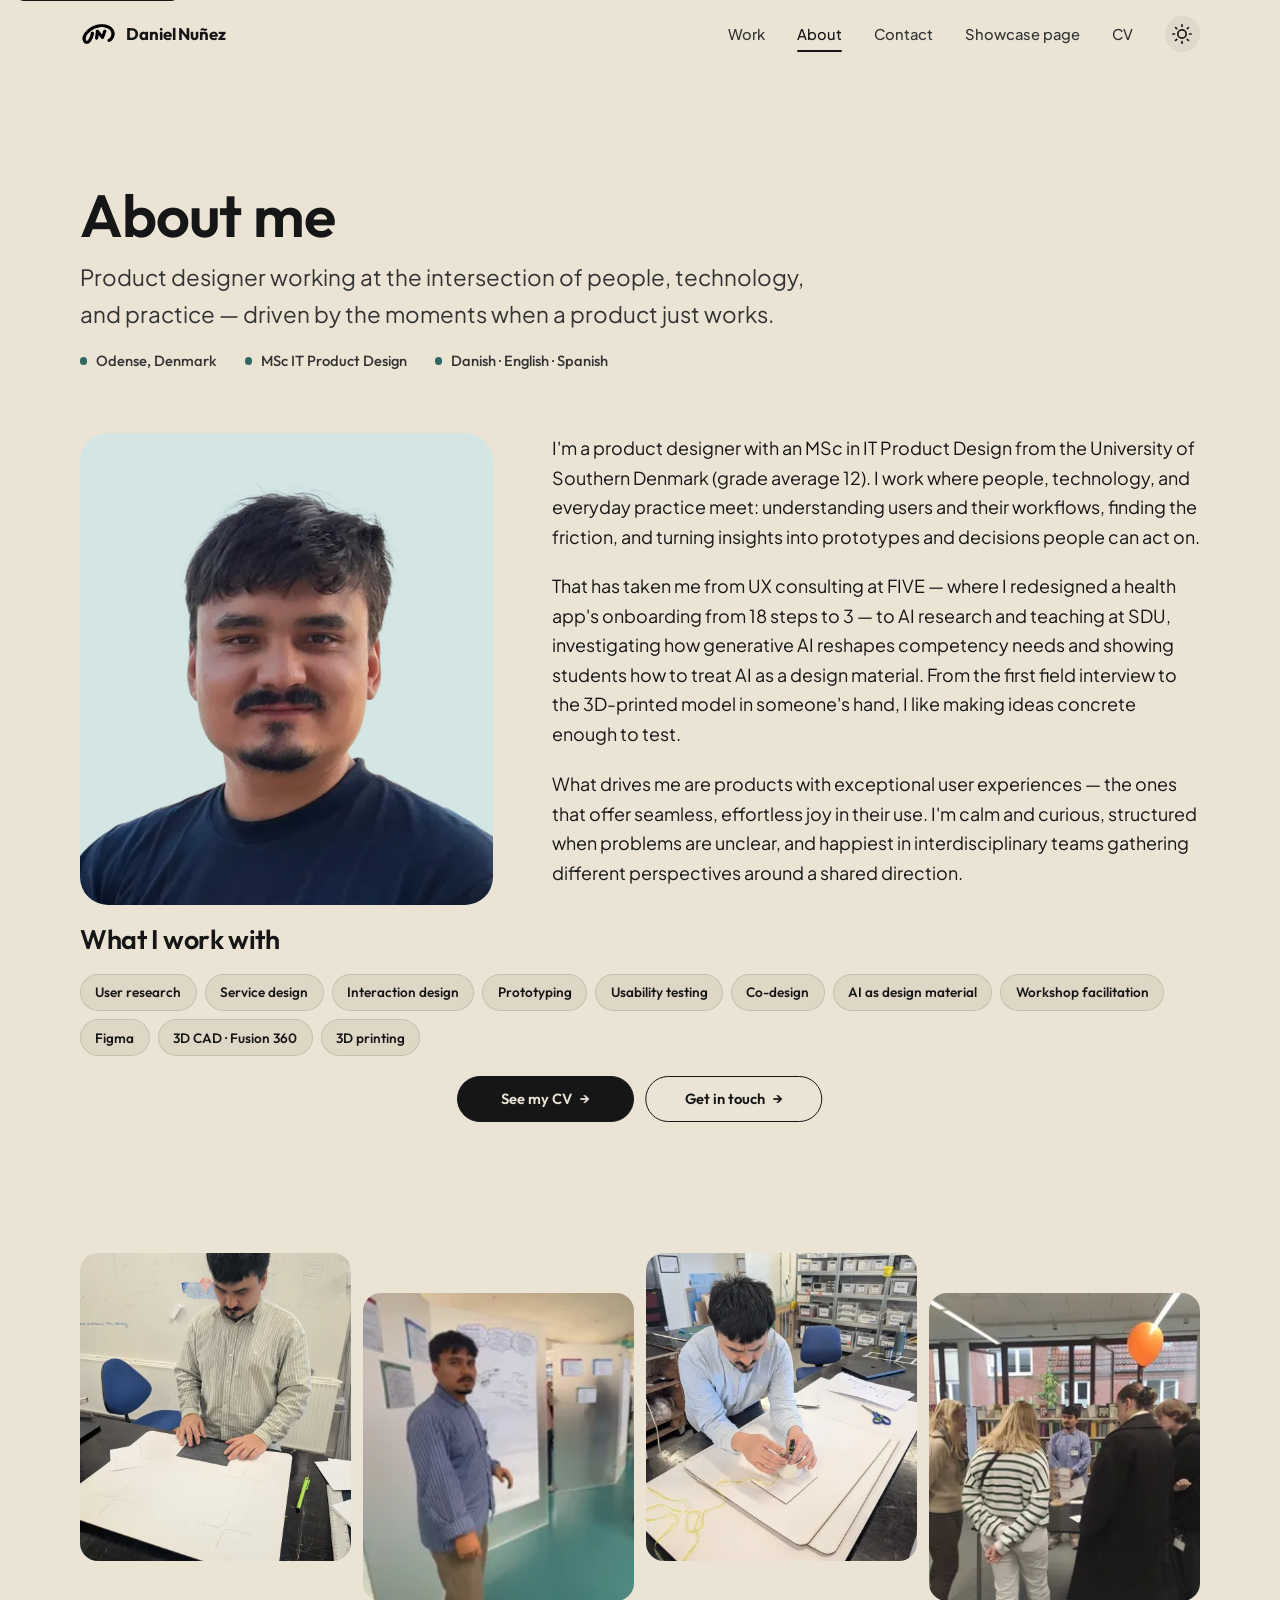
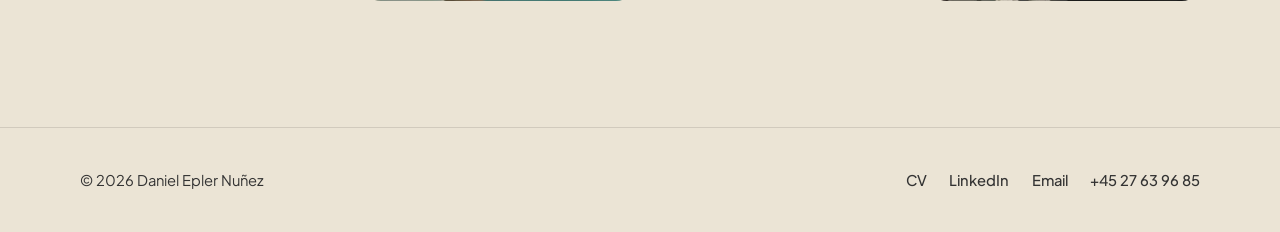
<file: about/index.html>
<!DOCTYPE html><html lang="en"> <head><script>
      function applyTheme() {
        const theme = localStorage.getItem('theme');
        if (theme === 'dark' || (!theme && window.matchMedia('(prefers-color-scheme: dark)').matches)) {
          document.documentElement.setAttribute('data-theme', 'dark');
        } else {
          document.documentElement.removeAttribute('data-theme');
        }
      }
      applyTheme();
      document.addEventListener('astro:after-swap', applyTheme);
    </script><meta charset="utf-8"><meta name="viewport" content="width=device-width, initial-scale=1"><meta name="portfolio-builder-workspace" content="portfolio-website-3"><meta name="site-build-commit" content="47ca71eac9fa5082d712426249a42849a8f8a003"><title>About — Daniel Epler Nuñez</title><meta name="description" content="Daniel Epler Nuñez — product designer blending UX principles, practical design skills, and thoughtful product innovation."><link rel="icon" href="/favicon.png" type="image/png"><link rel="preconnect" href="https://fonts.googleapis.com"><link rel="preconnect" href="https://fonts.gstatic.com" crossorigin><link href="https://fonts.googleapis.com/css2?family=Archivo+Black&family=Bebas+Neue&family=DM+Sans:opsz,wght@9..40,300..700&family=Fraunces:opsz,wght@9..144,300..700&family=Fredoka:wght@300..700&family=IBM+Plex+Sans:wght@300;400;500;600;700&family=Inter:wght@300..700&family=Lora:wght@400..700&family=Manrope:wght@300..700&family=Outfit:wght@300..700&family=Plus+Jakarta+Sans:ital,wght@0,300..800;1,300..800&family=Righteous&family=Source+Serif+4:opsz,wght@8..60,400..700&family=Space+Grotesk:wght@300..700&family=Syne:wght@400..800&display=swap" rel="stylesheet"><meta property="og:title" content="About — Daniel Epler Nuñez"><meta property="og:description" content="Daniel Epler Nuñez — product designer blending UX principles, practical design skills, and thoughtful product innovation."><meta property="og:type" content="website"><style>:root:root {
  --paper: #EBE4D5; --paper-2: #DFD7C6;
  --ink: #161616; --ink-2: #333333;
  --teal: #7EB2AC; --teal-strong: #2F6962; --teal-tint: #D3E6E4;
  --blue: #395F8E; --blue-strong: #1B3859; --blue-tint: #C5D4E6;
  --sand: #FBE4A3; --sand-strong: #6F5512; --sand-tint: #FDF5DB;
  --font-display: "Outfit", "Space Grotesk", sans-serif;
  --font-body: "Plus Jakarta Sans", "Inter", sans-serif;
  --space-1: 0.5rem; --space-2: 1rem; --space-3: 1.5rem;
  --space-4: 2.5rem; --space-5: 4rem; --space-6: 6.5rem;
  --radius-s: 10px; --radius-m: 18px; --radius-l: 28px;
  --container: 1200px; --prose: 46rem;
  --button-radius: 999px; --button-pad-x: 1.3rem; --button-pad-y: 0.62rem;
  --button-weight: 600; --button-fill: #161616; --button-fill-text: #EBE4D5; --button-outline: #161616;
}
html[data-theme="dark"][data-theme="dark"] {
  --paper: #191C1E; --paper-2: #24282B;
  --ink: #FAF6EE; --ink-2: #B0B5B4;
  --button-fill: #FAF6EE;
  --button-fill-text: #191C1E;
  --button-outline: #FAF6EE;
}
html { font-size: 100%; }
h1, h2, h3, h4 { font-weight: 600; letter-spacing: -0.015em; line-height: 1.08; }
body { font-weight: 400; letter-spacing: 0em; line-height: 1.65; }
.btn { border-radius: var(--button-radius); padding: var(--button-pad-y) var(--button-pad-x); font-weight: var(--button-weight); border-color: var(--button-outline); color: var(--button-outline); }
.btn--solid { background: var(--button-fill); border-color: var(--button-fill); color: var(--button-fill-text); }
:root:root .btn:not(.btn--solid):hover { background: var(--button-outline); border-color: var(--button-outline); color: var(--button-fill-text); } :root:root .btn--solid:hover { background: color-mix(in srgb, var(--button-fill) 86%, var(--teal-strong)); border-color: var(--button-fill); color: var(--button-fill-text); }</style><meta name="astro-view-transitions-enabled" content="true"><meta name="astro-view-transitions-fallback" content="animate"><script type="module" src="/_astro/ClientRouter.astro_astro_type_script_index_0_lang.DcSP9LZ1.js"></script><link rel="stylesheet" href="/_astro/_slug_.BqJW67J7.css">
<link rel="stylesheet" href="/_astro/_slug_.BH0vafP-.css"></head> <body> <svg xmlns="http://www.w3.org/2000/svg" role="presentation" style="display: none" data-astro-cid-ofxtmv4x> <filter id="glass-distortion" x="0%" y="0%" width="100%" height="100%" filterUnits="objectBoundingBox" data-astro-cid-ofxtmv4x> <feTurbulence type="fractalNoise" baseFrequency="0.05" numOctaves="1" seed="17" result="turbulence" data-astro-cid-ofxtmv4x></feTurbulence> <feComponentTransfer in="turbulence" result="mapped" data-astro-cid-ofxtmv4x> <feFuncR type="gamma" amplitude="1" exponent="10" offset="0.5" data-astro-cid-ofxtmv4x></feFuncR> <feFuncG type="gamma" amplitude="0" exponent="1" offset="0" data-astro-cid-ofxtmv4x></feFuncG> <feFuncB type="gamma" amplitude="0" exponent="1" offset="0.5" data-astro-cid-ofxtmv4x></feFuncB> </feComponentTransfer> <feGaussianBlur in="turbulence" stdDeviation="3" result="softMap" data-astro-cid-ofxtmv4x></feGaussianBlur> <feSpecularLighting in="softMap" surfaceScale="5" specularConstant="1" specularExponent="100" lighting-color="white" result="specLight" data-astro-cid-ofxtmv4x> <fePointLight x="-200" y="-200" z="300" data-astro-cid-ofxtmv4x></fePointLight> </feSpecularLighting> <feComposite in="specLight" operator="arithmetic" k1="0" k2="1" k3="1" k4="0" result="litImage" data-astro-cid-ofxtmv4x></feComposite> <feDisplacementMap in="SourceGraphic" in2="softMap" scale="20" xChannelSelector="R" yChannelSelector="G" data-astro-cid-ofxtmv4x></feDisplacementMap> </filter> </svg> <div id="custom-cursor" data-astro-cid-ofxtmv4x> <div class="cursor-glass" data-astro-cid-ofxtmv4x></div> <div class="cursor-dot" data-astro-cid-ofxtmv4x></div> </div>  <script type="module">const g=window;if(!g.__customCursorAttached){g.__customCursorAttached=!0;const e=()=>{const t=document.getElementById("custom-cursor");t&&(t.classList.remove("is-hovering","is-text"),t.removeAttribute("data-theme"),t.style.opacity="0")},c='a, button, input, select, textarea, summary, [role="button"]:not([data-sec])',l=t=>{const n=document.getElementById("custom-cursor"),o=t.target instanceof Element?t.target:null;if(!n||!o)return;n.style.opacity="1",n.style.transform=`translate(calc(${t.clientX}px - 50%), calc(${t.clientY}px - 50%))`;const d=o.closest("[data-theme]");d?n.setAttribute("data-theme",d.getAttribute("data-theme")||""):n.removeAttribute("data-theme");const u=o.closest(c);n.classList.toggle("is-hovering",!!u);let a=!1;const m=o.closest("p, h1, h2, h3, h4, h5, h6, li, blockquote, figcaption, label, time, span, strong, em");if(m&&!u){const p=document.createTreeWalker(m,NodeFilter.SHOW_TEXT,null);let r;for(;r=p.nextNode();){if(!r.textContent||r.textContent.trim().length===0)continue;const v=document.createRange();v.selectNodeContents(r);const h=v.getClientRects();for(let i=0;i<h.length;i++){const s=h[i];if(t.clientX>=s.left-6&&t.clientX<=s.right+6&&t.clientY>=s.top-6&&t.clientY<=s.bottom+6){a=!0;break}}if(a)break}}n.classList.toggle("is-text",a)};window.addEventListener("pointermove",l,{passive:!0}),window.addEventListener("mousemove",l,{passive:!0}),window.addEventListener("pointerleave",e),window.addEventListener("pointercancel",e),window.addEventListener("blur",e),document.addEventListener("pointerout",t=>{(t.relatedTarget instanceof Element?t.relatedTarget.closest(c):null)||e()},!0),document.addEventListener("mouseleave",e),document.addEventListener("visibilitychange",()=>{document.hidden&&e()}),document.addEventListener("astro:before-preparation",e),document.addEventListener("astro:after-swap",e),document.addEventListener("astro:page-load",e),e()}</script>  <a class="skip-link" href="#main">Skip to content</a> <header class="site-header" data-header-layout="split" data-header-width="full" data-header-fixed="true" data-header-surface="adaptive" style=";--header-height:4.25rem;--header-link-gap:clamp(1rem, 2.5vw, 2rem)"> <div class="container"> <a class="brand" href="/" aria-label="Daniel Nuñez — home"> <img src="/logo.png" alt width="48" height="48"> <span>Daniel Nuñez</span> </a> <button class="menu-toggle" aria-expanded="false" aria-controls="site-nav" aria-label="Menu"> <span></span><span></span><span></span> </button> <nav class="site-nav" id="site-nav" aria-label="Main"> <a href="/#work">Work</a><a href="/about" aria-current="page">About</a><a href="/contact">Contact</a><a href="/showcase-page">Showcase page</a><a href="/cv">CV</a> <button id="theme-toggle" class="theme-toggle" aria-label="Toggle theme"> <svg class="sun-icon" xmlns="http://www.w3.org/2000/svg" width="20" height="20" viewBox="0 0 24 24" fill="none" stroke="currentColor" stroke-width="2" stroke-linecap="round" stroke-linejoin="round"><circle cx="12" cy="12" r="5"></circle><line x1="12" y1="1" x2="12" y2="3"></line><line x1="12" y1="21" x2="12" y2="23"></line><line x1="4.22" y1="4.22" x2="5.64" y2="5.64"></line><line x1="18.36" y1="18.36" x2="19.78" y2="19.78"></line><line x1="1" y1="12" x2="3" y2="12"></line><line x1="21" y1="12" x2="23" y2="12"></line><line x1="4.22" y1="19.78" x2="5.64" y2="18.36"></line><line x1="18.36" y1="5.64" x2="19.78" y2="4.22"></line></svg> <svg class="moon-icon" xmlns="http://www.w3.org/2000/svg" width="20" height="20" viewBox="0 0 24 24" fill="none" stroke="currentColor" stroke-width="2" stroke-linecap="round" stroke-linejoin="round"><path d="M21 12.79A9 9 0 1 1 11.21 3 7 7 0 0 0 21 12.79z"></path></svg> </button>  </nav> </div> </header> <main id="main"> <div class="sec-scope s-about-header" data-astro-cid-gxghpr7z><style>.s-about-header > section, .s-about-header > header, .s-about-header > .spacer { padding-block: var(--space-5) !important; }
.s-about-header > section, .s-about-header > header, .s-about-header > .spacer { padding-bottom: 0.25rem !important; }
@media (max-width: 1024px) {
.s-about-header > section, .s-about-header > header, .s-about-header > .spacer { padding-bottom: 0rem !important; }
.s-about-header, .s-about-header > section, .s-about-header > header, .s-about-header > .spacer { min-height: 349px; }
}
@media (max-width: 640px) {
.s-about-header > section, .s-about-header > header, .s-about-header > .spacer { padding-top: 0rem !important; }
.s-about-header > section, .s-about-header > header, .s-about-header > .spacer { padding-bottom: 0.5rem !important; }
.s-about-header, .s-about-header > section, .s-about-header > header, .s-about-header > .spacer { min-height: 316px; }
}</style><section class="page-hero container" data-section-grid="about-header" data-grid-section="about-header" data-layout-container="true" data-layout-level="section" data-layout-id="about-header" data-astro-cid-phrbbje5> <div class="page-header-editor" data-editor-grid="about-header" data-layout-container="true" data-layout-level="component" data-layout-id="about-header:composition" data-component="about-header:composition" data-astro-cid-phrbbje5> <style>[data-section-grid="about-header"]{--section-grid-columns:24;--section-grid-rows:6;--section-grid-row-height:32px;--section-grid-column-gap:12px;--section-grid-row-gap:12px;display:grid;grid-template-columns:repeat(var(--section-grid-columns),minmax(0,1fr));grid-auto-rows:var(--section-grid-row-height);column-gap:var(--section-grid-column-gap);row-gap:var(--section-grid-row-gap);min-height:calc(var(--section-grid-rows)*var(--section-grid-row-height) + (var(--section-grid-rows) - 1)*var(--section-grid-row-gap));align-items:stretch}[data-section-grid="about-header"]>[data-component="about-header:composition"]{grid-column:1/span 24;grid-row:1/span 6;z-index:1;translate:0px 0px;min-width:0;min-height:0}@media(max-width:1024px){[data-section-grid="about-header"]{--section-grid-columns:12;--section-grid-rows:9;--section-grid-row-height:32px;--section-grid-column-gap:10px;--section-grid-row-gap:10px;display:grid;grid-template-columns:repeat(var(--section-grid-columns),minmax(0,1fr));grid-auto-rows:var(--section-grid-row-height);column-gap:var(--section-grid-column-gap);row-gap:var(--section-grid-row-gap);min-height:calc(var(--section-grid-rows)*var(--section-grid-row-height) + (var(--section-grid-rows) - 1)*var(--section-grid-row-gap));align-items:stretch}[data-section-grid="about-header"]>[data-component="about-header:composition"]{grid-column:1/span 12;grid-row:1/span 6;z-index:1;translate:0px 0px;min-width:0;min-height:0}}@media(max-width:640px){[data-section-grid="about-header"]{--section-grid-columns:8;--section-grid-rows:9;--section-grid-row-height:28px;--section-grid-column-gap:8px;--section-grid-row-gap:8px;display:grid;grid-template-columns:repeat(var(--section-grid-columns),minmax(0,1fr));grid-auto-rows:var(--section-grid-row-height);column-gap:var(--section-grid-column-gap);row-gap:var(--section-grid-row-gap);min-height:calc(var(--section-grid-rows)*var(--section-grid-row-height) + (var(--section-grid-rows) - 1)*var(--section-grid-row-gap));align-items:stretch}[data-section-grid="about-header"]>[data-component="about-header:composition"]{grid-column:1/span 8;grid-row:1/span 9;z-index:1;translate:0px 0px;min-width:0;min-height:0}}
.page-header-editor[data-editor-grid="about-header"]{--grid-columns:24;--grid-rows:6;--grid-row-height:32px;--grid-column-gap:12px;--grid-row-gap:12px;}@media(max-width:1024px){.page-header-editor[data-editor-grid="about-header"]{--grid-columns:12;--grid-rows:9;--grid-row-height:32px;--grid-column-gap:10px;--grid-row-gap:10px;}}@media(max-width:640px){.page-header-editor[data-editor-grid="about-header"]{--grid-columns:8;--grid-rows:9;--grid-row-height:28px;--grid-column-gap:8px;--grid-row-gap:8px;}}
[data-block="about-header:heading"]{grid-column:1/span 6;grid-row:2/span 2;z-index:1;translate:0px 0px;}@media(max-width:1024px){[data-block="about-header:heading"]{grid-column:1/span 10;grid-row:1/span 3;z-index:1;translate:0px 0px;}}@media(max-width:640px){[data-block="about-header:heading"]{grid-column:1/span 8;grid-row:1/span 3;z-index:1;translate:0px 0px;}}[data-block="about-header:heading"] .builder-text-block{font-size:3.72rem}@media(max-width:1024px){[data-block="about-header:heading"] .builder-text-block{font-size:3.72rem}}@media(max-width:640px){[data-block="about-header:heading"] .builder-text-block{font-size:3.72rem}}
[data-block="about-header:lede"]{grid-column:1/span 16;grid-row:4/span 2;z-index:1;translate:0px -7px;}@media(max-width:1024px){[data-block="about-header:lede"]{grid-column:1/span 11;grid-row:4/span 2;z-index:1;translate:0px -7px;}}@media(max-width:640px){[data-block="about-header:lede"]{grid-column:1/span 8;grid-row:4/span 3;z-index:1;translate:0px -19px;}}[data-block="about-header:lede"] .builder-text-block{}@media(max-width:1024px){[data-block="about-header:lede"] .builder-text-block{}}@media(max-width:640px){[data-block="about-header:lede"] .builder-text-block{}}
[data-block="about-header:facts"]{grid-column:1/span 18;grid-row:6/span 1;z-index:1;translate:0cqw -11px;}@media(max-width:1024px){[data-block="about-header:facts"]{grid-column:1/span 12;grid-row:6/span 1;z-index:1;translate:0px 0px;}}@media(max-width:640px){[data-block="about-header:facts"]{grid-column:1/span 8;grid-row:8/span 2;z-index:1;translate:0px -12px;}}[data-block="about-header:facts"] .builder-text-block{}@media(max-width:1024px){[data-block="about-header:facts"] .builder-text-block{}}@media(max-width:640px){[data-block="about-header:facts"] .builder-text-block{}}</style> <div class="page-header-element" data-block="about-header:heading" data-astro-cid-phrbbje5><h1 class="builder-text-block" data-astro-cid-phrbbje5>About me</h1></div> <div class="page-header-element" data-block="about-header:lede" data-astro-cid-phrbbje5><p class="lede builder-text-block" data-astro-cid-phrbbje5>Product designer working at the intersection of people, technology, and practice — driven by the moments when a product just works.</p></div> <div class="page-header-element" data-block="about-header:facts" data-astro-cid-phrbbje5><ul class="cv-facts" aria-label="Quick facts" data-astro-cid-phrbbje5><li data-astro-cid-phrbbje5>Odense, Denmark</li><li data-astro-cid-phrbbje5>MSc IT Product Design</li><li data-astro-cid-phrbbje5>Danish · English · Spanish</li></ul></div> </div> </section> </div><div class="sec-scope s-about-profile" data-astro-cid-gxghpr7z><style>.s-about-profile > section, .s-about-profile > header, .s-about-profile > .spacer { padding-top: 0rem !important; }
.s-about-profile > section, .s-about-profile > header, .s-about-profile > .spacer { padding-bottom: 0rem !important; }
.s-about-profile { margin-top: 0rem !important; }
.s-about-profile, .s-about-profile > section, .s-about-profile > header, .s-about-profile > .spacer { min-height: 725px; }
@media (max-width: 1024px) {
.s-about-profile > section, .s-about-profile > header, .s-about-profile > .spacer { padding-bottom: 0rem !important; }
.s-about-profile { margin-bottom: 0rem !important; }
.s-about-profile, .s-about-profile > section, .s-about-profile > header, .s-about-profile > .spacer { min-height: 844px; }
}</style><section class="container profile-editor-grid" style="padding-bottom:var(--space-6)" data-section-grid="about-profile" data-grid-section="about-profile" data-editor-grid="about-profile" data-layout-container="true" data-layout-level="section" data-layout-id="about-profile" data-astro-cid-74wg56hc> <style>.profile-editor-grid[data-editor-grid="about-profile"]{--grid-columns:24;--grid-rows:19;--grid-row-height:32px;--grid-column-gap:12px;--grid-row-gap:12px;}@media(max-width:1024px){.profile-editor-grid[data-editor-grid="about-profile"]{--grid-columns:12;--grid-rows:22;--grid-row-height:32px;--grid-column-gap:10px;--grid-row-gap:10px;}}@media(max-width:640px){.profile-editor-grid[data-editor-grid="about-profile"]{--grid-columns:8;--grid-rows:44;--grid-row-height:28px;--grid-column-gap:8px;--grid-row-gap:8px;}}
[data-block="about-profile:portrait"]{grid-column:1/span 9;grid-row:2/span 11;z-index:2;translate:0px 0px;--profile-radius:var(--radius-l);--profile-surface:var(--teal-tint);--profile-fit:cover;--profile-x:51%;--profile-y:2%;--profile-zoom:1;}@media(max-width:1024px){[data-block="about-profile:portrait"]{grid-column:1/span 5;grid-row:2/span 8;z-index:2;translate:0cqw 0px;height:calc(100% + -22px);}}@media(max-width:640px){[data-block="about-profile:portrait"]{grid-column:2/span 7;grid-row:4/span 8;z-index:2;translate:-5.97cqw -31px;height:calc(100% + 27px);}}[data-block="about-profile:portrait"] .builder-text-block{}@media(max-width:1024px){[data-block="about-profile:portrait"] .builder-text-block{}}@media(max-width:640px){[data-block="about-profile:portrait"] .builder-text-block{}}
[data-block="about-profile:paragraph-0"]{grid-column:11/span 14;grid-row:2/span 4;z-index:1;translate:0cqw 0px;height:calc(100% + -16px);}@media(max-width:1024px){[data-block="about-profile:paragraph-0"]{grid-column:7/span 6;grid-row:2/span 6;z-index:1;translate:0cqw 0px;height:calc(100% + -21px);}}@media(max-width:640px){[data-block="about-profile:paragraph-0"]{grid-column:1/span 8;grid-row:12/span 6;z-index:1;translate:0cqw 0px;}}[data-block="about-profile:paragraph-0"] .builder-text-block{}@media(max-width:1024px){[data-block="about-profile:paragraph-0"] .builder-text-block{}}@media(max-width:640px){[data-block="about-profile:paragraph-0"] .builder-text-block{}}
[data-block="about-profile:paragraph-1"]{grid-column:11/span 14;grid-row:6/span 4;z-index:1;translate:0cqw -21px;height:calc(100% + 11px);}@media(max-width:1024px){[data-block="about-profile:paragraph-1"]{grid-column:7/span 6;grid-row:8/span 6;z-index:1;translate:0cqw -41px;}}@media(max-width:640px){[data-block="about-profile:paragraph-1"]{grid-column:1/span 8;grid-row:19/span 6;z-index:1;translate:0px 0px;}}[data-block="about-profile:paragraph-1"] .builder-text-block{}@media(max-width:1024px){[data-block="about-profile:paragraph-1"] .builder-text-block{}}@media(max-width:640px){[data-block="about-profile:paragraph-1"] .builder-text-block{}}
[data-block="about-profile:paragraph-2"]{grid-column:11/span 14;grid-row:10/span 3;z-index:1;translate:0cqw -9px;}@media(max-width:1024px){[data-block="about-profile:paragraph-2"]{grid-column:7/span 6;grid-row:14/span 5;z-index:1;translate:0cqw -10px;height:calc(100% + -10px);}}@media(max-width:640px){[data-block="about-profile:paragraph-2"]{grid-column:1/span 8;grid-row:27/span 5;z-index:1;translate:0px 0px;}}[data-block="about-profile:paragraph-2"] .builder-text-block{}@media(max-width:1024px){[data-block="about-profile:paragraph-2"] .builder-text-block{}}@media(max-width:640px){[data-block="about-profile:paragraph-2"] .builder-text-block{}}
[data-block="about-profile:skillsHeading"]{grid-column:1/span 6;grid-row:14/span 1;z-index:1;translate:0px 0px;}@media(max-width:1024px){[data-block="about-profile:skillsHeading"]{grid-column:1/span 4;grid-row:13/span 1;z-index:1;translate:0px 0px;}}@media(max-width:640px){[data-block="about-profile:skillsHeading"]{grid-column:1/span 6;grid-row:33/span 1;z-index:1;translate:0px -10px;}}[data-block="about-profile:skillsHeading"] .builder-text-block{}@media(max-width:1024px){[data-block="about-profile:skillsHeading"] .builder-text-block{}}@media(max-width:640px){[data-block="about-profile:skillsHeading"] .builder-text-block{}}
[data-block="about-profile:skills"]{grid-column:1/span 24;grid-row:15/span 2;z-index:1;translate:0cqw 0px;height:calc(100% + 11px);}@media(max-width:1024px){[data-block="about-profile:skills"]{grid-column:1/span 6;grid-row:14/span 6;z-index:1;translate:0cqw 0px;width:calc(100% + -35px);}}@media(max-width:640px){[data-block="about-profile:skills"]{grid-column:1/span 8;grid-row:34/span 7;z-index:1;translate:0px 0px;}}[data-block="about-profile:skills"] .builder-text-block{}@media(max-width:1024px){[data-block="about-profile:skills"] .builder-text-block{}}@media(max-width:640px){[data-block="about-profile:skills"] .builder-text-block{}}
[data-block="about-profile:button-0"]{grid-column:9/span 4;grid-row:18/span 2;z-index:1;translate:0cqw -12px;}@media(max-width:1024px){[data-block="about-profile:button-0"]{grid-column:3/span 4;grid-row:21/span 2;z-index:1;translate:0cqw 0px;}}@media(max-width:640px){[data-block="about-profile:button-0"]{grid-column:1/span 4;grid-row:42/span 2;z-index:1;translate:0px 0px;}}[data-block="about-profile:button-0"] .builder-text-block{}@media(max-width:1024px){[data-block="about-profile:button-0"] .builder-text-block{}}@media(max-width:640px){[data-block="about-profile:button-0"] .builder-text-block{}}
[data-block="about-profile:button-1"]{grid-column:13/span 4;grid-row:18/span 2;z-index:1;translate:-0.064cqw -12px;}@media(max-width:1024px){[data-block="about-profile:button-1"]{grid-column:7/span 4;grid-row:21/span 2;z-index:1;translate:0cqw 0px;}}@media(max-width:640px){[data-block="about-profile:button-1"]{grid-column:5/span 4;grid-row:42/span 2;z-index:1;translate:0px 0px;}}[data-block="about-profile:button-1"] .builder-text-block{}@media(max-width:1024px){[data-block="about-profile:button-1"] .builder-text-block{}}@media(max-width:640px){[data-block="about-profile:button-1"] .builder-text-block{}}</style> <div class="profile-element profile-portrait" data-block="about-profile:portrait" data-astro-cid-74wg56hc><img src="/_astro/portrait.DQzhdrx4_Z1WfkOl.webp" srcset="/_astro/portrait.DQzhdrx4_6DN7X.webp 480w, /_astro/portrait.DQzhdrx4_Z1WfkOl.webp 796w" alt="Portrait of Daniel Epler Nuñez" sizes="(max-width:880px) 100vw,420px" data-astro-cid-74wg56hc="true" loading="lazy" decoding="async" fetchpriority="auto" width="796" height="1024"></div> <div class="profile-element profile-paragraph" data-block="about-profile:paragraph-0" data-astro-cid-74wg56hc><p class="builder-text-block" data-astro-cid-74wg56hc>I'm a product designer with an MSc in IT Product Design from the University of Southern Denmark (grade average 12). I work where people, technology, and everyday practice meet: understanding users and their workflows, finding the friction, and turning insights into prototypes and decisions people can act on.<br></p></div><div class="profile-element profile-paragraph" data-block="about-profile:paragraph-1" data-astro-cid-74wg56hc><p class="builder-text-block" data-astro-cid-74wg56hc>That has taken me from UX consulting at FIVE — where I redesigned a health app's onboarding from 18 steps to 3 — to AI research and teaching at SDU, investigating how generative AI reshapes competency needs and showing students how to treat AI as a design material. From the first field interview to the 3D-printed model in someone's hand, I like making ideas concrete enough to test.</p></div><div class="profile-element profile-paragraph" data-block="about-profile:paragraph-2" data-astro-cid-74wg56hc><p class="builder-text-block" data-astro-cid-74wg56hc>What drives me are products with exceptional user experiences — the ones that offer seamless, effortless joy in their use. I'm calm and curious, structured when problems are unclear, and happiest in interdisciplinary teams gathering different perspectives around a shared direction.</p></div> <div class="profile-element profile-skills-heading" data-block="about-profile:skillsHeading" data-astro-cid-74wg56hc><h2 class="builder-text-block" data-astro-cid-74wg56hc>What I work with</h2></div> <div class="profile-element profile-skills" data-block="about-profile:skills" data-astro-cid-74wg56hc><ul class="skills" data-astro-cid-74wg56hc><li data-astro-cid-74wg56hc>User research</li><li data-astro-cid-74wg56hc>Service design</li><li data-astro-cid-74wg56hc>Interaction design</li><li data-astro-cid-74wg56hc>Prototyping</li><li data-astro-cid-74wg56hc>Usability testing</li><li data-astro-cid-74wg56hc>Co-design</li><li data-astro-cid-74wg56hc>AI as design material</li><li data-astro-cid-74wg56hc>Workshop facilitation</li><li data-astro-cid-74wg56hc>Figma</li><li data-astro-cid-74wg56hc>3D CAD · Fusion 360</li><li data-astro-cid-74wg56hc>3D printing</li></ul></div> <div class="profile-element profile-button" data-block="about-profile:button-0" data-astro-cid-74wg56hc><a class="btn btn--solid" href="/cv"><span class="builder-button-label">See my CV</span><span class="arrow">→</span></a></div><div class="profile-element profile-button" data-block="about-profile:button-1" data-astro-cid-74wg56hc><a class="btn" href="/contact"><span class="builder-button-label">Get in touch</span><span class="arrow">→</span></a></div> </section> </div><div class="sec-scope s-about-photos" data-astro-cid-gxghpr7z><style>.s-about-photos > section, .s-about-photos > header, .s-about-photos > .spacer { padding-bottom: 0rem !important; }
.s-about-photos, .s-about-photos > section, .s-about-photos > header, .s-about-photos > .spacer { min-height: 410px; }
@media (max-width: 1024px) {
.s-about-photos > section, .s-about-photos > header, .s-about-photos > .spacer { padding-bottom: 0rem !important; }
.s-about-photos, .s-about-photos > section, .s-about-photos > header, .s-about-photos > .spacer { min-height: 658px; }
}
@media (max-width: 640px) {
.s-about-photos > section, .s-about-photos > header, .s-about-photos > .spacer { padding-bottom: 1rem !important; }
.s-about-photos { margin-bottom: -6rem !important; }
}</style><section class="container" style="padding-bottom:var(--space-6)" data-section-grid="about-photos" data-grid-section="about-photos" data-layout-container="true" data-layout-level="section" data-layout-id="about-photos" data-astro-cid-fn6bv4dn><div class="photo-strip-editor" data-editor-grid="about-photos" data-layout-container="true" data-layout-level="component" data-layout-id="about-photos:composition" data-component="about-photos:composition" data-astro-cid-fn6bv4dn><style>[data-section-grid="about-photos"]{--section-grid-columns:24;--section-grid-rows:12;--section-grid-row-height:28px;--section-grid-column-gap:12px;--section-grid-row-gap:12px;display:grid;grid-template-columns:repeat(var(--section-grid-columns),minmax(0,1fr));grid-auto-rows:var(--section-grid-row-height);column-gap:var(--section-grid-column-gap);row-gap:var(--section-grid-row-gap);min-height:calc(var(--section-grid-rows)*var(--section-grid-row-height) + (var(--section-grid-rows) - 1)*var(--section-grid-row-gap));align-items:stretch}[data-section-grid="about-photos"]>[data-component="about-photos:composition"]{grid-column:1/span 24;grid-row:2/span 9;z-index:1;translate:0px 0px;min-width:0;min-height:0}@media(max-width:1024px){[data-section-grid="about-photos"]{--section-grid-columns:12;--section-grid-rows:20;--section-grid-row-height:28px;--section-grid-column-gap:10px;--section-grid-row-gap:10px;display:grid;grid-template-columns:repeat(var(--section-grid-columns),minmax(0,1fr));grid-auto-rows:var(--section-grid-row-height);column-gap:var(--section-grid-column-gap);row-gap:var(--section-grid-row-gap);min-height:calc(var(--section-grid-rows)*var(--section-grid-row-height) + (var(--section-grid-rows) - 1)*var(--section-grid-row-gap));align-items:stretch}[data-section-grid="about-photos"]>[data-component="about-photos:composition"]{grid-column:1/span 12;grid-row:2/span 16;z-index:1;translate:0px 0px;min-width:0;min-height:0}}@media(max-width:640px){[data-section-grid="about-photos"]{--section-grid-columns:8;--section-grid-rows:19;--section-grid-row-height:26px;--section-grid-column-gap:8px;--section-grid-row-gap:8px;display:grid;grid-template-columns:repeat(var(--section-grid-columns),minmax(0,1fr));grid-auto-rows:var(--section-grid-row-height);column-gap:var(--section-grid-column-gap);row-gap:var(--section-grid-row-gap);min-height:calc(var(--section-grid-rows)*var(--section-grid-row-height) + (var(--section-grid-rows) - 1)*var(--section-grid-row-gap));align-items:stretch}[data-section-grid="about-photos"]>[data-component="about-photos:composition"]{grid-column:1/span 8;grid-row:2/span 15;z-index:1;translate:0px 0px;min-width:0;min-height:0}}
.photo-strip-editor[data-editor-grid="about-photos"]{--grid-columns:24;--grid-rows:12;--grid-row-height:28px;--grid-column-gap:12px;--grid-row-gap:12px;}@media(max-width:1024px){.photo-strip-editor[data-editor-grid="about-photos"]{--grid-columns:12;--grid-rows:20;--grid-row-height:28px;--grid-column-gap:10px;--grid-row-gap:10px;}}@media(max-width:640px){.photo-strip-editor[data-editor-grid="about-photos"]{--grid-columns:8;--grid-rows:19;--grid-row-height:26px;--grid-column-gap:8px;--grid-row-gap:8px;}}
[data-block="about-photos:photo-0"]{grid-column:1/span 6;grid-row:1/span 8;z-index:1;translate:0px 0px;--image-zoom:1;--image-fit:cover;--image-x:50%;--image-y:50%;}@media(max-width:1024px){[data-block="about-photos:photo-0"]{grid-column:1/span 6;grid-row:1/span 7;z-index:1;translate:0px 0px;}}@media(max-width:640px){[data-block="about-photos:photo-0"]{grid-column:1/span 4;grid-row:1/span 7;z-index:1;translate:0px 0px;}}
[data-block="about-photos:photo-1"]{grid-column:7/span 6;grid-row:2/span 8;z-index:1;translate:0px 0px;--image-zoom:1;--image-fit:cover;--image-x:33%;--image-y:39%;}@media(max-width:1024px){[data-block="about-photos:photo-1"]{grid-column:7/span 6;grid-row:2/span 7;z-index:1;translate:0px 0px;}}@media(max-width:640px){[data-block="about-photos:photo-1"]{grid-column:5/span 4;grid-row:2/span 7;z-index:1;translate:0px 0px;}}
[data-block="about-photos:photo-2"]{grid-column:13/span 6;grid-row:1/span 8;z-index:1;translate:0px 0px;--image-zoom:1;--image-fit:cover;--image-x:50%;--image-y:50%;}@media(max-width:1024px){[data-block="about-photos:photo-2"]{grid-column:1/span 6;grid-row:9/span 7;z-index:1;translate:0px 0px;}}@media(max-width:640px){[data-block="about-photos:photo-2"]{grid-column:1/span 4;grid-row:9/span 7;z-index:1;translate:0px 0px;}}
[data-block="about-photos:photo-3"]{grid-column:19/span 6;grid-row:2/span 8;z-index:1;translate:0px 0px;--image-zoom:1;--image-fit:cover;--image-x:50%;--image-y:50%;}@media(max-width:1024px){[data-block="about-photos:photo-3"]{grid-column:7/span 6;grid-row:10/span 7;z-index:1;translate:0px 0px;}}@media(max-width:640px){[data-block="about-photos:photo-3"]{grid-column:5/span 4;grid-row:10/span 7;z-index:1;translate:0px 0px;}}</style><div class="photo-strip-element" data-block="about-photos:photo-0" data-astro-cid-fn6bv4dn><img src="/_astro/photo-strip-3.ERIxtwJS_1ywLmm.webp" srcset="/_astro/photo-strip-3.ERIxtwJS_1q61nv.webp 400w, /_astro/photo-strip-3.ERIxtwJS_Z1hax7U.webp 800w" alt="Testing a cooking prototype" sizes="(max-width:640px) 50vw,280px" data-astro-cid-fn6bv4dn="true" loading="lazy" decoding="async" fetchpriority="auto" width="2000" height="2656"></div><div class="photo-strip-element" data-block="about-photos:photo-1" data-astro-cid-fn6bv4dn><img src="/_astro/photo-strip-4.CMePDPhD_Z1WkFFg.webp" srcset="/_astro/photo-strip-4.CMePDPhD_2m585q.webp 400w, /_astro/photo-strip-4.CMePDPhD_Z1Qy0tC.webp 800w" alt="Workshop collaboration" sizes="(max-width:640px) 50vw,280px" data-astro-cid-fn6bv4dn="true" loading="lazy" decoding="async" fetchpriority="auto" width="1280" height="720"></div><div class="photo-strip-element" data-block="about-photos:photo-2" data-astro-cid-fn6bv4dn><img src="/_astro/photo-strip-1.B8y87sPX_ZwyJ4g.webp" srcset="/_astro/photo-strip-1.B8y87sPX_ZL79e2.webp 400w, /_astro/photo-strip-1.B8y87sPX_1ANq4t.webp 800w" alt="Prototyping" sizes="(max-width:640px) 50vw,280px" data-astro-cid-fn6bv4dn="true" loading="lazy" decoding="async" fetchpriority="auto" width="2000" height="2656"></div><div class="photo-strip-element" data-block="about-photos:photo-3" data-astro-cid-fn6bv4dn><img src="/_astro/photo-strip-2.BArjE-sj_1VvPcW.webp" srcset="/_astro/photo-strip-2.BArjE-sj_Z1bRHaz.webp 400w, /_astro/photo-strip-2.BArjE-sj_Zu93GM.webp 800w" alt="Workshop Facilitation " sizes="(max-width:640px) 50vw,280px" data-astro-cid-fn6bv4dn="true" loading="lazy" decoding="async" fetchpriority="auto" width="1024" height="768"></div></div></section></div> </main> <footer class="site-footer" data-footer-layout="split" data-footer-width="full" data-footer-surface="inherit" style="--footer-pad:var(--space-4)"> <div class="container"> <p>© 2026 Daniel Epler Nuñez</p> <div class="footer-links"> <a href="/cv">CV</a><a href="https://www.linkedin.com/in/danieleplernunez/" target="_blank" rel="noopener">LinkedIn</a><a href="mailto:danielepler93@gmail.com">Email</a><a href="tel:+4527639685">+45 27 63 96 85</a> </div> </div> </footer> <script type="module" src="/_astro/BaseLayout.astro_astro_type_script_index_0_lang.BAkaTAzI.js"></script> </body> </html>
</file>
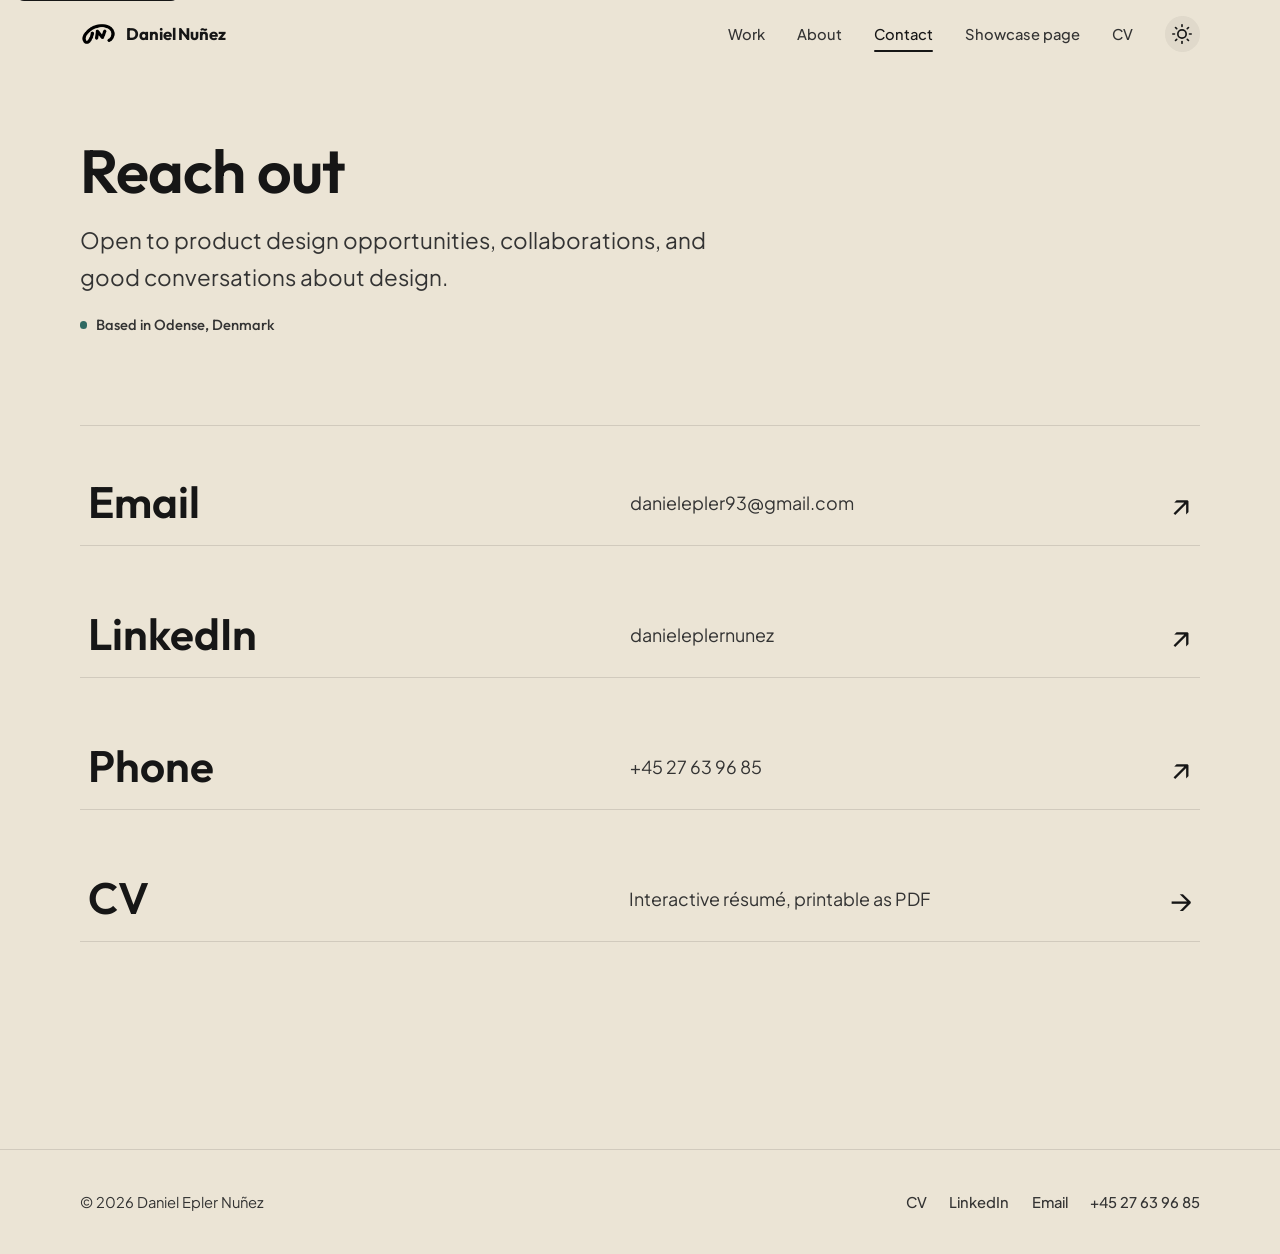
<file: contact/index.html>
<!DOCTYPE html><html lang="en"> <head><script>
      function applyTheme() {
        const theme = localStorage.getItem('theme');
        if (theme === 'dark' || (!theme && window.matchMedia('(prefers-color-scheme: dark)').matches)) {
          document.documentElement.setAttribute('data-theme', 'dark');
        } else {
          document.documentElement.removeAttribute('data-theme');
        }
      }
      applyTheme();
      document.addEventListener('astro:after-swap', applyTheme);
    </script><meta charset="utf-8"><meta name="viewport" content="width=device-width, initial-scale=1"><meta name="portfolio-builder-workspace" content="portfolio-website-3"><meta name="site-build-commit" content="47ca71eac9fa5082d712426249a42849a8f8a003"><title>Contact — Daniel Epler Nuñez</title><meta name="description" content="Daniel Epler Nuñez — product designer blending UX principles, practical design skills, and thoughtful product innovation."><link rel="icon" href="/favicon.png" type="image/png"><link rel="preconnect" href="https://fonts.googleapis.com"><link rel="preconnect" href="https://fonts.gstatic.com" crossorigin><link href="https://fonts.googleapis.com/css2?family=Archivo+Black&family=Bebas+Neue&family=DM+Sans:opsz,wght@9..40,300..700&family=Fraunces:opsz,wght@9..144,300..700&family=Fredoka:wght@300..700&family=IBM+Plex+Sans:wght@300;400;500;600;700&family=Inter:wght@300..700&family=Lora:wght@400..700&family=Manrope:wght@300..700&family=Outfit:wght@300..700&family=Plus+Jakarta+Sans:ital,wght@0,300..800;1,300..800&family=Righteous&family=Source+Serif+4:opsz,wght@8..60,400..700&family=Space+Grotesk:wght@300..700&family=Syne:wght@400..800&display=swap" rel="stylesheet"><meta property="og:title" content="Contact — Daniel Epler Nuñez"><meta property="og:description" content="Daniel Epler Nuñez — product designer blending UX principles, practical design skills, and thoughtful product innovation."><meta property="og:type" content="website"><style>:root:root {
  --paper: #EBE4D5; --paper-2: #DFD7C6;
  --ink: #161616; --ink-2: #333333;
  --teal: #7EB2AC; --teal-strong: #2F6962; --teal-tint: #D3E6E4;
  --blue: #395F8E; --blue-strong: #1B3859; --blue-tint: #C5D4E6;
  --sand: #FBE4A3; --sand-strong: #6F5512; --sand-tint: #FDF5DB;
  --font-display: "Outfit", "Space Grotesk", sans-serif;
  --font-body: "Plus Jakarta Sans", "Inter", sans-serif;
  --space-1: 0.5rem; --space-2: 1rem; --space-3: 1.5rem;
  --space-4: 2.5rem; --space-5: 4rem; --space-6: 6.5rem;
  --radius-s: 10px; --radius-m: 18px; --radius-l: 28px;
  --container: 1200px; --prose: 46rem;
  --button-radius: 999px; --button-pad-x: 1.3rem; --button-pad-y: 0.62rem;
  --button-weight: 600; --button-fill: #161616; --button-fill-text: #EBE4D5; --button-outline: #161616;
}
html[data-theme="dark"][data-theme="dark"] {
  --paper: #191C1E; --paper-2: #24282B;
  --ink: #FAF6EE; --ink-2: #B0B5B4;
  --button-fill: #FAF6EE;
  --button-fill-text: #191C1E;
  --button-outline: #FAF6EE;
}
html { font-size: 100%; }
h1, h2, h3, h4 { font-weight: 600; letter-spacing: -0.015em; line-height: 1.08; }
body { font-weight: 400; letter-spacing: 0em; line-height: 1.65; }
.btn { border-radius: var(--button-radius); padding: var(--button-pad-y) var(--button-pad-x); font-weight: var(--button-weight); border-color: var(--button-outline); color: var(--button-outline); }
.btn--solid { background: var(--button-fill); border-color: var(--button-fill); color: var(--button-fill-text); }
:root:root .btn:not(.btn--solid):hover { background: var(--button-outline); border-color: var(--button-outline); color: var(--button-fill-text); } :root:root .btn--solid:hover { background: color-mix(in srgb, var(--button-fill) 86%, var(--teal-strong)); border-color: var(--button-fill); color: var(--button-fill-text); }</style><meta name="astro-view-transitions-enabled" content="true"><meta name="astro-view-transitions-fallback" content="animate"><script type="module" src="/_astro/ClientRouter.astro_astro_type_script_index_0_lang.DcSP9LZ1.js"></script><link rel="stylesheet" href="/_astro/_slug_.BqJW67J7.css">
<link rel="stylesheet" href="/_astro/_slug_.BH0vafP-.css"></head> <body> <svg xmlns="http://www.w3.org/2000/svg" role="presentation" style="display: none" data-astro-cid-ofxtmv4x> <filter id="glass-distortion" x="0%" y="0%" width="100%" height="100%" filterUnits="objectBoundingBox" data-astro-cid-ofxtmv4x> <feTurbulence type="fractalNoise" baseFrequency="0.05" numOctaves="1" seed="17" result="turbulence" data-astro-cid-ofxtmv4x></feTurbulence> <feComponentTransfer in="turbulence" result="mapped" data-astro-cid-ofxtmv4x> <feFuncR type="gamma" amplitude="1" exponent="10" offset="0.5" data-astro-cid-ofxtmv4x></feFuncR> <feFuncG type="gamma" amplitude="0" exponent="1" offset="0" data-astro-cid-ofxtmv4x></feFuncG> <feFuncB type="gamma" amplitude="0" exponent="1" offset="0.5" data-astro-cid-ofxtmv4x></feFuncB> </feComponentTransfer> <feGaussianBlur in="turbulence" stdDeviation="3" result="softMap" data-astro-cid-ofxtmv4x></feGaussianBlur> <feSpecularLighting in="softMap" surfaceScale="5" specularConstant="1" specularExponent="100" lighting-color="white" result="specLight" data-astro-cid-ofxtmv4x> <fePointLight x="-200" y="-200" z="300" data-astro-cid-ofxtmv4x></fePointLight> </feSpecularLighting> <feComposite in="specLight" operator="arithmetic" k1="0" k2="1" k3="1" k4="0" result="litImage" data-astro-cid-ofxtmv4x></feComposite> <feDisplacementMap in="SourceGraphic" in2="softMap" scale="20" xChannelSelector="R" yChannelSelector="G" data-astro-cid-ofxtmv4x></feDisplacementMap> </filter> </svg> <div id="custom-cursor" data-astro-cid-ofxtmv4x> <div class="cursor-glass" data-astro-cid-ofxtmv4x></div> <div class="cursor-dot" data-astro-cid-ofxtmv4x></div> </div>  <script type="module">const g=window;if(!g.__customCursorAttached){g.__customCursorAttached=!0;const e=()=>{const t=document.getElementById("custom-cursor");t&&(t.classList.remove("is-hovering","is-text"),t.removeAttribute("data-theme"),t.style.opacity="0")},c='a, button, input, select, textarea, summary, [role="button"]:not([data-sec])',l=t=>{const n=document.getElementById("custom-cursor"),o=t.target instanceof Element?t.target:null;if(!n||!o)return;n.style.opacity="1",n.style.transform=`translate(calc(${t.clientX}px - 50%), calc(${t.clientY}px - 50%))`;const d=o.closest("[data-theme]");d?n.setAttribute("data-theme",d.getAttribute("data-theme")||""):n.removeAttribute("data-theme");const u=o.closest(c);n.classList.toggle("is-hovering",!!u);let a=!1;const m=o.closest("p, h1, h2, h3, h4, h5, h6, li, blockquote, figcaption, label, time, span, strong, em");if(m&&!u){const p=document.createTreeWalker(m,NodeFilter.SHOW_TEXT,null);let r;for(;r=p.nextNode();){if(!r.textContent||r.textContent.trim().length===0)continue;const v=document.createRange();v.selectNodeContents(r);const h=v.getClientRects();for(let i=0;i<h.length;i++){const s=h[i];if(t.clientX>=s.left-6&&t.clientX<=s.right+6&&t.clientY>=s.top-6&&t.clientY<=s.bottom+6){a=!0;break}}if(a)break}}n.classList.toggle("is-text",a)};window.addEventListener("pointermove",l,{passive:!0}),window.addEventListener("mousemove",l,{passive:!0}),window.addEventListener("pointerleave",e),window.addEventListener("pointercancel",e),window.addEventListener("blur",e),document.addEventListener("pointerout",t=>{(t.relatedTarget instanceof Element?t.relatedTarget.closest(c):null)||e()},!0),document.addEventListener("mouseleave",e),document.addEventListener("visibilitychange",()=>{document.hidden&&e()}),document.addEventListener("astro:before-preparation",e),document.addEventListener("astro:after-swap",e),document.addEventListener("astro:page-load",e),e()}</script>  <a class="skip-link" href="#main">Skip to content</a> <header class="site-header" data-header-layout="split" data-header-width="full" data-header-fixed="true" data-header-surface="adaptive" style=";--header-height:4.25rem;--header-link-gap:clamp(1rem, 2.5vw, 2rem)"> <div class="container"> <a class="brand" href="/" aria-label="Daniel Nuñez — home"> <img src="/logo.png" alt width="48" height="48"> <span>Daniel Nuñez</span> </a> <button class="menu-toggle" aria-expanded="false" aria-controls="site-nav" aria-label="Menu"> <span></span><span></span><span></span> </button> <nav class="site-nav" id="site-nav" aria-label="Main"> <a href="/#work">Work</a><a href="/about">About</a><a href="/contact" aria-current="page">Contact</a><a href="/showcase-page">Showcase page</a><a href="/cv">CV</a> <button id="theme-toggle" class="theme-toggle" aria-label="Toggle theme"> <svg class="sun-icon" xmlns="http://www.w3.org/2000/svg" width="20" height="20" viewBox="0 0 24 24" fill="none" stroke="currentColor" stroke-width="2" stroke-linecap="round" stroke-linejoin="round"><circle cx="12" cy="12" r="5"></circle><line x1="12" y1="1" x2="12" y2="3"></line><line x1="12" y1="21" x2="12" y2="23"></line><line x1="4.22" y1="4.22" x2="5.64" y2="5.64"></line><line x1="18.36" y1="18.36" x2="19.78" y2="19.78"></line><line x1="1" y1="12" x2="3" y2="12"></line><line x1="21" y1="12" x2="23" y2="12"></line><line x1="4.22" y1="19.78" x2="5.64" y2="18.36"></line><line x1="18.36" y1="5.64" x2="19.78" y2="4.22"></line></svg> <svg class="moon-icon" xmlns="http://www.w3.org/2000/svg" width="20" height="20" viewBox="0 0 24 24" fill="none" stroke="currentColor" stroke-width="2" stroke-linecap="round" stroke-linejoin="round"><path d="M21 12.79A9 9 0 1 1 11.21 3 7 7 0 0 0 21 12.79z"></path></svg> </button>  </nav> </div> </header> <main id="main"> <div class="sec-scope s-contact-header" data-astro-cid-gxghpr7z><style>.s-contact-header, .s-contact-header > section, .s-contact-header > header, .s-contact-header > .spacer { min-height: 312px; }</style><section class="page-hero container" data-section-grid="contact-header" data-grid-section="contact-header" data-layout-container="true" data-layout-level="section" data-layout-id="contact-header" data-astro-cid-phrbbje5> <div class="page-header-editor" data-editor-grid="contact-header" data-layout-container="true" data-layout-level="component" data-layout-id="contact-header:composition" data-component="contact-header:composition" data-astro-cid-phrbbje5> <style>[data-section-grid="contact-header"]{--section-grid-columns:24;--section-grid-rows:7;--section-grid-row-height:32px;--section-grid-column-gap:12px;--section-grid-row-gap:12px;display:grid;grid-template-columns:repeat(var(--section-grid-columns),minmax(0,1fr));grid-auto-rows:var(--section-grid-row-height);column-gap:var(--section-grid-column-gap);row-gap:var(--section-grid-row-gap);min-height:calc(var(--section-grid-rows)*var(--section-grid-row-height) + (var(--section-grid-rows) - 1)*var(--section-grid-row-gap));align-items:stretch}[data-section-grid="contact-header"]>[data-component="contact-header:composition"]{grid-column:1/span 22;grid-row:1/span 5;z-index:1;translate:0px 0px;min-width:0;min-height:0}@media(max-width:1024px){[data-section-grid="contact-header"]{--section-grid-columns:12;--section-grid-rows:7;--section-grid-row-height:32px;--section-grid-column-gap:10px;--section-grid-row-gap:10px;display:grid;grid-template-columns:repeat(var(--section-grid-columns),minmax(0,1fr));grid-auto-rows:var(--section-grid-row-height);column-gap:var(--section-grid-column-gap);row-gap:var(--section-grid-row-gap);min-height:calc(var(--section-grid-rows)*var(--section-grid-row-height) + (var(--section-grid-rows) - 1)*var(--section-grid-row-gap));align-items:stretch}[data-section-grid="contact-header"]>[data-component="contact-header:composition"]{grid-column:1/span 12;grid-row:1/span 7;z-index:1;translate:0px 0px;min-width:0;min-height:0}}@media(max-width:640px){[data-section-grid="contact-header"]{--section-grid-columns:8;--section-grid-rows:10;--section-grid-row-height:28px;--section-grid-column-gap:8px;--section-grid-row-gap:8px;display:grid;grid-template-columns:repeat(var(--section-grid-columns),minmax(0,1fr));grid-auto-rows:var(--section-grid-row-height);column-gap:var(--section-grid-column-gap);row-gap:var(--section-grid-row-gap);min-height:calc(var(--section-grid-rows)*var(--section-grid-row-height) + (var(--section-grid-rows) - 1)*var(--section-grid-row-gap));align-items:stretch}[data-section-grid="contact-header"]>[data-component="contact-header:composition"]{grid-column:1/span 8;grid-row:1/span 10;z-index:1;translate:0px 0px;min-width:0;min-height:0}}
.page-header-editor[data-editor-grid="contact-header"]{--grid-columns:24;--grid-rows:7;--grid-row-height:32px;--grid-column-gap:12px;--grid-row-gap:12px;}@media(max-width:1024px){.page-header-editor[data-editor-grid="contact-header"]{--grid-columns:12;--grid-rows:7;--grid-row-height:32px;--grid-column-gap:10px;--grid-row-gap:10px;}}@media(max-width:640px){.page-header-editor[data-editor-grid="contact-header"]{--grid-columns:8;--grid-rows:10;--grid-row-height:28px;--grid-column-gap:8px;--grid-row-gap:8px;}}
[data-block="contact-header:heading"]{grid-column:1/span 7;grid-row:1/span 2;z-index:1;translate:0px 0px;}@media(max-width:1024px){[data-block="contact-header:heading"]{grid-column:1/span 10;grid-row:1/span 3;z-index:1;translate:0px 0px;}}@media(max-width:640px){[data-block="contact-header:heading"]{grid-column:1/span 8;grid-row:1/span 3;z-index:1;translate:0px 0px;}}[data-block="contact-header:heading"] .builder-text-block{}@media(max-width:1024px){[data-block="contact-header:heading"] .builder-text-block{}}@media(max-width:640px){[data-block="contact-header:heading"] .builder-text-block{}}
[data-block="contact-header:lede"]{grid-column:1/span 16;grid-row:3/span 2;z-index:1;translate:0px 0px;}@media(max-width:1024px){[data-block="contact-header:lede"]{grid-column:1/span 11;grid-row:4/span 2;z-index:1;translate:0px 0px;}}@media(max-width:640px){[data-block="contact-header:lede"]{grid-column:1/span 8;grid-row:4/span 3;z-index:1;translate:0px 0px;}}[data-block="contact-header:lede"] .builder-text-block{}@media(max-width:1024px){[data-block="contact-header:lede"] .builder-text-block{}}@media(max-width:640px){[data-block="contact-header:lede"] .builder-text-block{}}
[data-block="contact-header:facts"]{grid-column:1/span 18;grid-row:5/span 1;z-index:1;translate:0px 0px;}@media(max-width:1024px){[data-block="contact-header:facts"]{grid-column:1/span 12;grid-row:7/span 1;z-index:1;translate:0px 0px;}}@media(max-width:640px){[data-block="contact-header:facts"]{grid-column:1/span 8;grid-row:8/span 2;z-index:1;translate:0px 0px;}}[data-block="contact-header:facts"] .builder-text-block{}@media(max-width:1024px){[data-block="contact-header:facts"] .builder-text-block{}}@media(max-width:640px){[data-block="contact-header:facts"] .builder-text-block{}}</style> <div class="page-header-element" data-block="contact-header:heading" data-astro-cid-phrbbje5><h1 class="builder-text-block" data-astro-cid-phrbbje5>Reach out</h1></div> <div class="page-header-element" data-block="contact-header:lede" data-astro-cid-phrbbje5><p class="lede builder-text-block" data-astro-cid-phrbbje5>Open to product design opportunities, collaborations, and good conversations about design.</p></div> <div class="page-header-element" data-block="contact-header:facts" data-astro-cid-phrbbje5><ul class="cv-facts" aria-label="Quick facts" data-astro-cid-phrbbje5><li data-astro-cid-phrbbje5>Based in Odense, Denmark</li></ul></div> </div> </section> </div><div class="sec-scope s-contact-links" data-astro-cid-gxghpr7z><style>.s-contact-links, .s-contact-links > section, .s-contact-links > header, .s-contact-links > .spacer { min-height: 664px; }</style><section class="container" style="padding-bottom: var(--space-6);" data-section-grid="contact-links" data-grid-section="contact-links" data-layout-container="true" data-layout-level="section" data-layout-id="contact-links" data-astro-cid-zcb6pluv> <ul class="contact-list contact-editor-grid" data-editor-grid="contact-links" data-layout-container="true" data-layout-level="component" data-layout-id="contact-links:composition" data-component="contact-links:composition" data-astro-cid-zcb6pluv> <style>[data-section-grid="contact-links"]{--section-grid-columns:24;--section-grid-rows:13;--section-grid-row-height:32px;--section-grid-column-gap:12px;--section-grid-row-gap:12px;display:grid;grid-template-columns:repeat(var(--section-grid-columns),minmax(0,1fr));grid-auto-rows:var(--section-grid-row-height);column-gap:var(--section-grid-column-gap);row-gap:var(--section-grid-row-gap);min-height:calc(var(--section-grid-rows)*var(--section-grid-row-height) + (var(--section-grid-rows) - 1)*var(--section-grid-row-gap));align-items:stretch}[data-section-grid="contact-links"]>[data-component="contact-links:composition"]{grid-column:1/span 24;grid-row:2/span 12;z-index:1;translate:0px 0px;min-width:0;min-height:0}@media(max-width:1024px){[data-section-grid="contact-links"]{--section-grid-columns:12;--section-grid-rows:12;--section-grid-row-height:32px;--section-grid-column-gap:10px;--section-grid-row-gap:10px;display:grid;grid-template-columns:repeat(var(--section-grid-columns),minmax(0,1fr));grid-auto-rows:var(--section-grid-row-height);column-gap:var(--section-grid-column-gap);row-gap:var(--section-grid-row-gap);min-height:calc(var(--section-grid-rows)*var(--section-grid-row-height) + (var(--section-grid-rows) - 1)*var(--section-grid-row-gap));align-items:stretch}[data-section-grid="contact-links"]>[data-component="contact-links:composition"]{grid-column:1/span 12;grid-row:1/span 12;z-index:1;translate:0px 0px;min-width:0;min-height:0}}@media(max-width:640px){[data-section-grid="contact-links"]{--section-grid-columns:8;--section-grid-rows:16;--section-grid-row-height:32px;--section-grid-column-gap:8px;--section-grid-row-gap:8px;display:grid;grid-template-columns:repeat(var(--section-grid-columns),minmax(0,1fr));grid-auto-rows:var(--section-grid-row-height);column-gap:var(--section-grid-column-gap);row-gap:var(--section-grid-row-gap);min-height:calc(var(--section-grid-rows)*var(--section-grid-row-height) + (var(--section-grid-rows) - 1)*var(--section-grid-row-gap));align-items:stretch}[data-section-grid="contact-links"]>[data-component="contact-links:composition"]{grid-column:1/span 8;grid-row:1/span 16;z-index:1;translate:0px 0px;min-width:0;min-height:0}}
.contact-editor-grid[data-editor-grid="contact-links"]{--grid-columns:24;--grid-rows:13;--grid-row-height:32px;--grid-column-gap:12px;--grid-row-gap:12px;}@media(max-width:1024px){.contact-editor-grid[data-editor-grid="contact-links"]{--grid-columns:12;--grid-rows:12;--grid-row-height:32px;--grid-column-gap:10px;--grid-row-gap:10px;}}@media(max-width:640px){.contact-editor-grid[data-editor-grid="contact-links"]{--grid-columns:8;--grid-rows:16;--grid-row-height:32px;--grid-column-gap:8px;--grid-row-gap:8px;}}
[data-block="contact-links:link-0"]{grid-column:1/span 24;grid-row:1/span 3;z-index:1;translate:0px 0px;}@media(max-width:1024px){[data-block="contact-links:link-0"]{grid-column:1/span 12;grid-row:1/span 3;z-index:1;translate:0px 0px;}}@media(max-width:640px){[data-block="contact-links:link-0"]{grid-column:1/span 8;grid-row:1/span 4;z-index:1;translate:0px 0px;}}
[data-block="contact-links:link-1"]{grid-column:1/span 24;grid-row:4/span 3;z-index:1;translate:0px 0px;}@media(max-width:1024px){[data-block="contact-links:link-1"]{grid-column:1/span 12;grid-row:4/span 3;z-index:1;translate:0px 0px;}}@media(max-width:640px){[data-block="contact-links:link-1"]{grid-column:1/span 8;grid-row:5/span 4;z-index:1;translate:0px 0px;}}
[data-block="contact-links:link-2"]{grid-column:1/span 24;grid-row:7/span 3;z-index:1;translate:0px 0px;}@media(max-width:1024px){[data-block="contact-links:link-2"]{grid-column:1/span 12;grid-row:7/span 3;z-index:1;translate:0px 0px;}}@media(max-width:640px){[data-block="contact-links:link-2"]{grid-column:1/span 8;grid-row:9/span 4;z-index:1;translate:0px 0px;}}
[data-block="contact-links:link-3"]{grid-column:1/span 24;grid-row:10/span 3;z-index:1;translate:0px 0px;}@media(max-width:1024px){[data-block="contact-links:link-3"]{grid-column:1/span 12;grid-row:10/span 3;z-index:1;translate:0px 0px;}}@media(max-width:640px){[data-block="contact-links:link-3"]{grid-column:1/span 8;grid-row:13/span 4;z-index:1;translate:0px 0px;}}</style> <li data-block="contact-links:link-0" data-astro-cid-zcb6pluv> <a href="mailto:danielepler93@gmail.com?subject=From%20danieleplernunez.com" data-astro-cid-zcb6pluv> <span class="label builder-contact-label" data-astro-cid-zcb6pluv>Email</span><span class="value builder-contact-value" data-astro-cid-zcb6pluv>danielepler93@gmail.com</span><span class="arrow" aria-hidden="true" data-astro-cid-zcb6pluv>↗</span> </a> </li><li data-block="contact-links:link-1" data-astro-cid-zcb6pluv> <a href="https://www.linkedin.com/in/danieleplernunez/" target="_blank" rel="noopener" data-astro-cid-zcb6pluv> <span class="label builder-contact-label" data-astro-cid-zcb6pluv>LinkedIn</span><span class="value builder-contact-value" data-astro-cid-zcb6pluv>danieleplernunez</span><span class="arrow" aria-hidden="true" data-astro-cid-zcb6pluv>↗</span> </a> </li><li data-block="contact-links:link-2" data-astro-cid-zcb6pluv> <a href="tel:+4527639685" data-astro-cid-zcb6pluv> <span class="label builder-contact-label" data-astro-cid-zcb6pluv>Phone</span><span class="value builder-contact-value" data-astro-cid-zcb6pluv>+45 27 63 96 85</span><span class="arrow" aria-hidden="true" data-astro-cid-zcb6pluv>↗</span> </a> </li><li data-block="contact-links:link-3" data-astro-cid-zcb6pluv> <a href="/cv" data-astro-cid-zcb6pluv> <span class="label builder-contact-label" data-astro-cid-zcb6pluv>CV</span><span class="value builder-contact-value" data-astro-cid-zcb6pluv>Interactive résumé, printable as PDF</span><span class="arrow" aria-hidden="true" data-astro-cid-zcb6pluv>→</span> </a> </li> </ul> </section> </div> </main> <footer class="site-footer" data-footer-layout="split" data-footer-width="full" data-footer-surface="inherit" style="--footer-pad:var(--space-4)"> <div class="container"> <p>© 2026 Daniel Epler Nuñez</p> <div class="footer-links"> <a href="/cv">CV</a><a href="https://www.linkedin.com/in/danieleplernunez/" target="_blank" rel="noopener">LinkedIn</a><a href="mailto:danielepler93@gmail.com">Email</a><a href="tel:+4527639685">+45 27 63 96 85</a> </div> </div> </footer> <script type="module" src="/_astro/BaseLayout.astro_astro_type_script_index_0_lang.BAkaTAzI.js"></script> </body> </html>
</file>
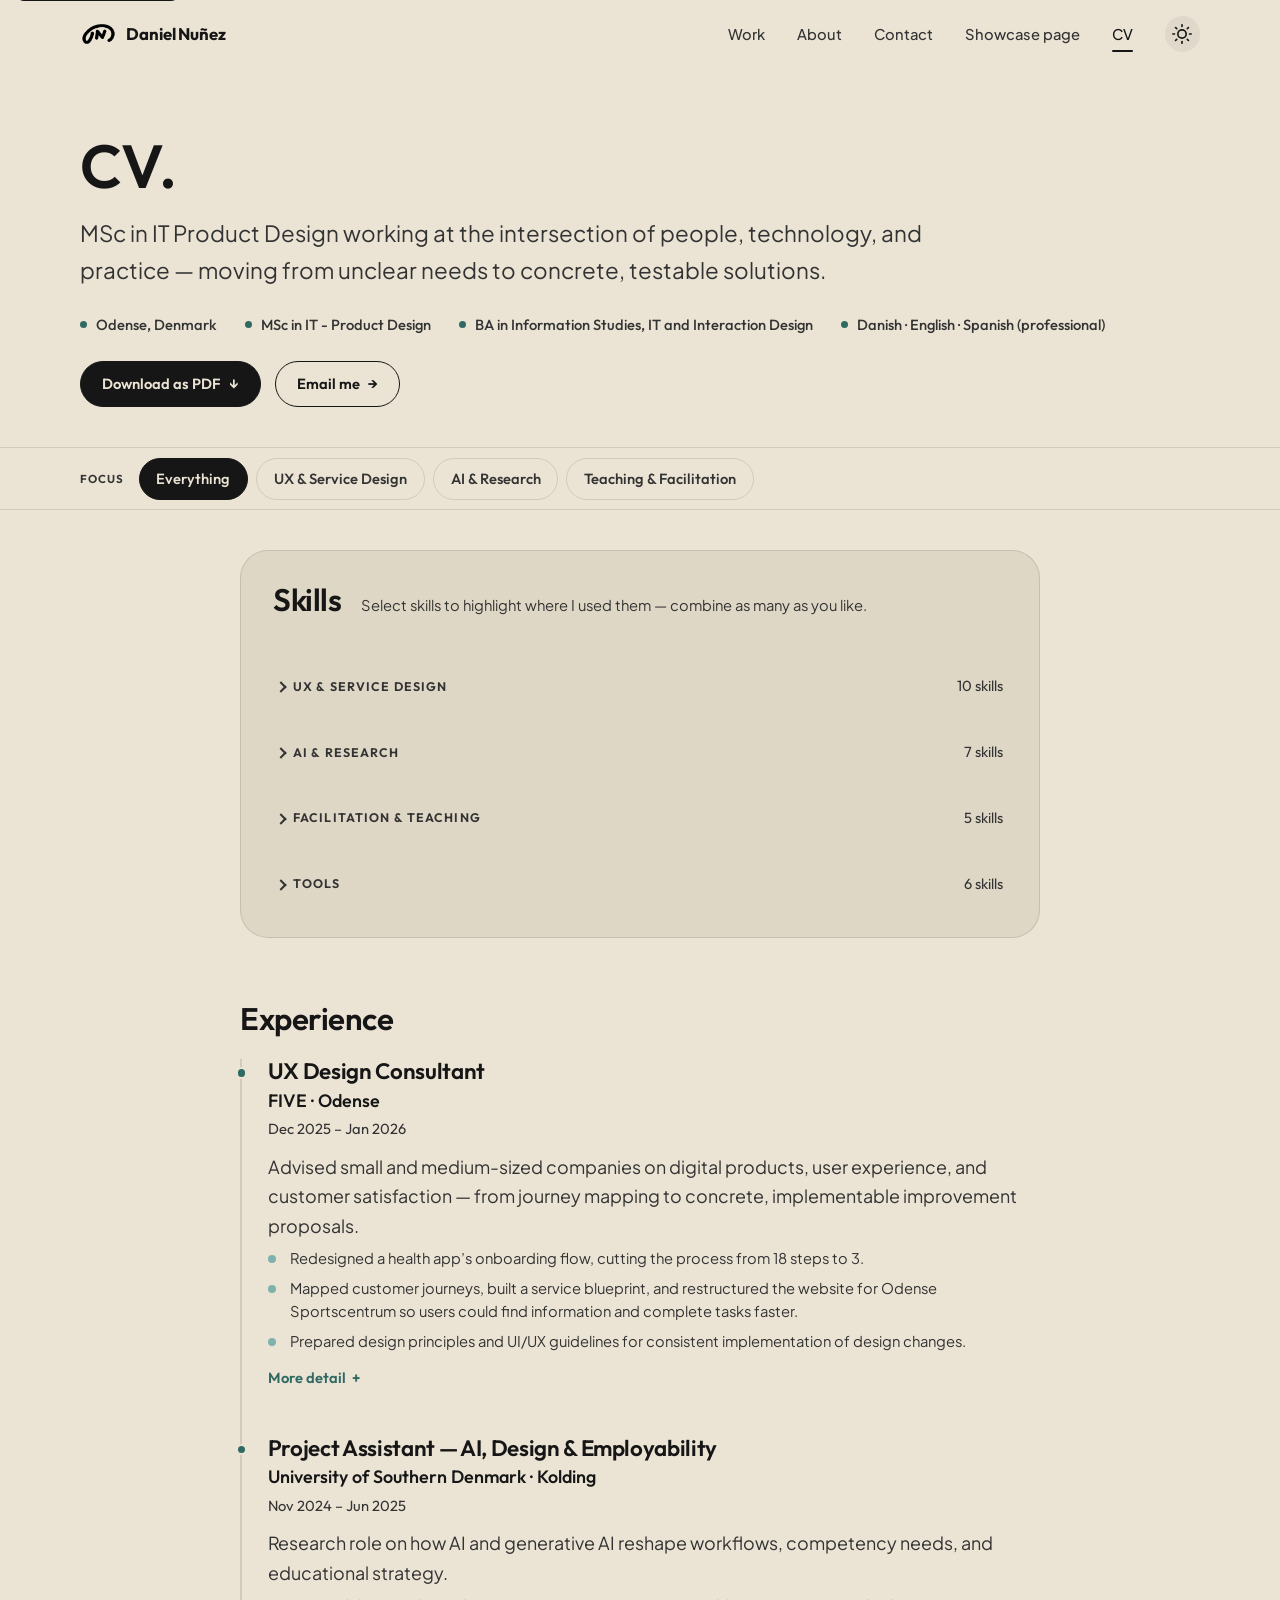
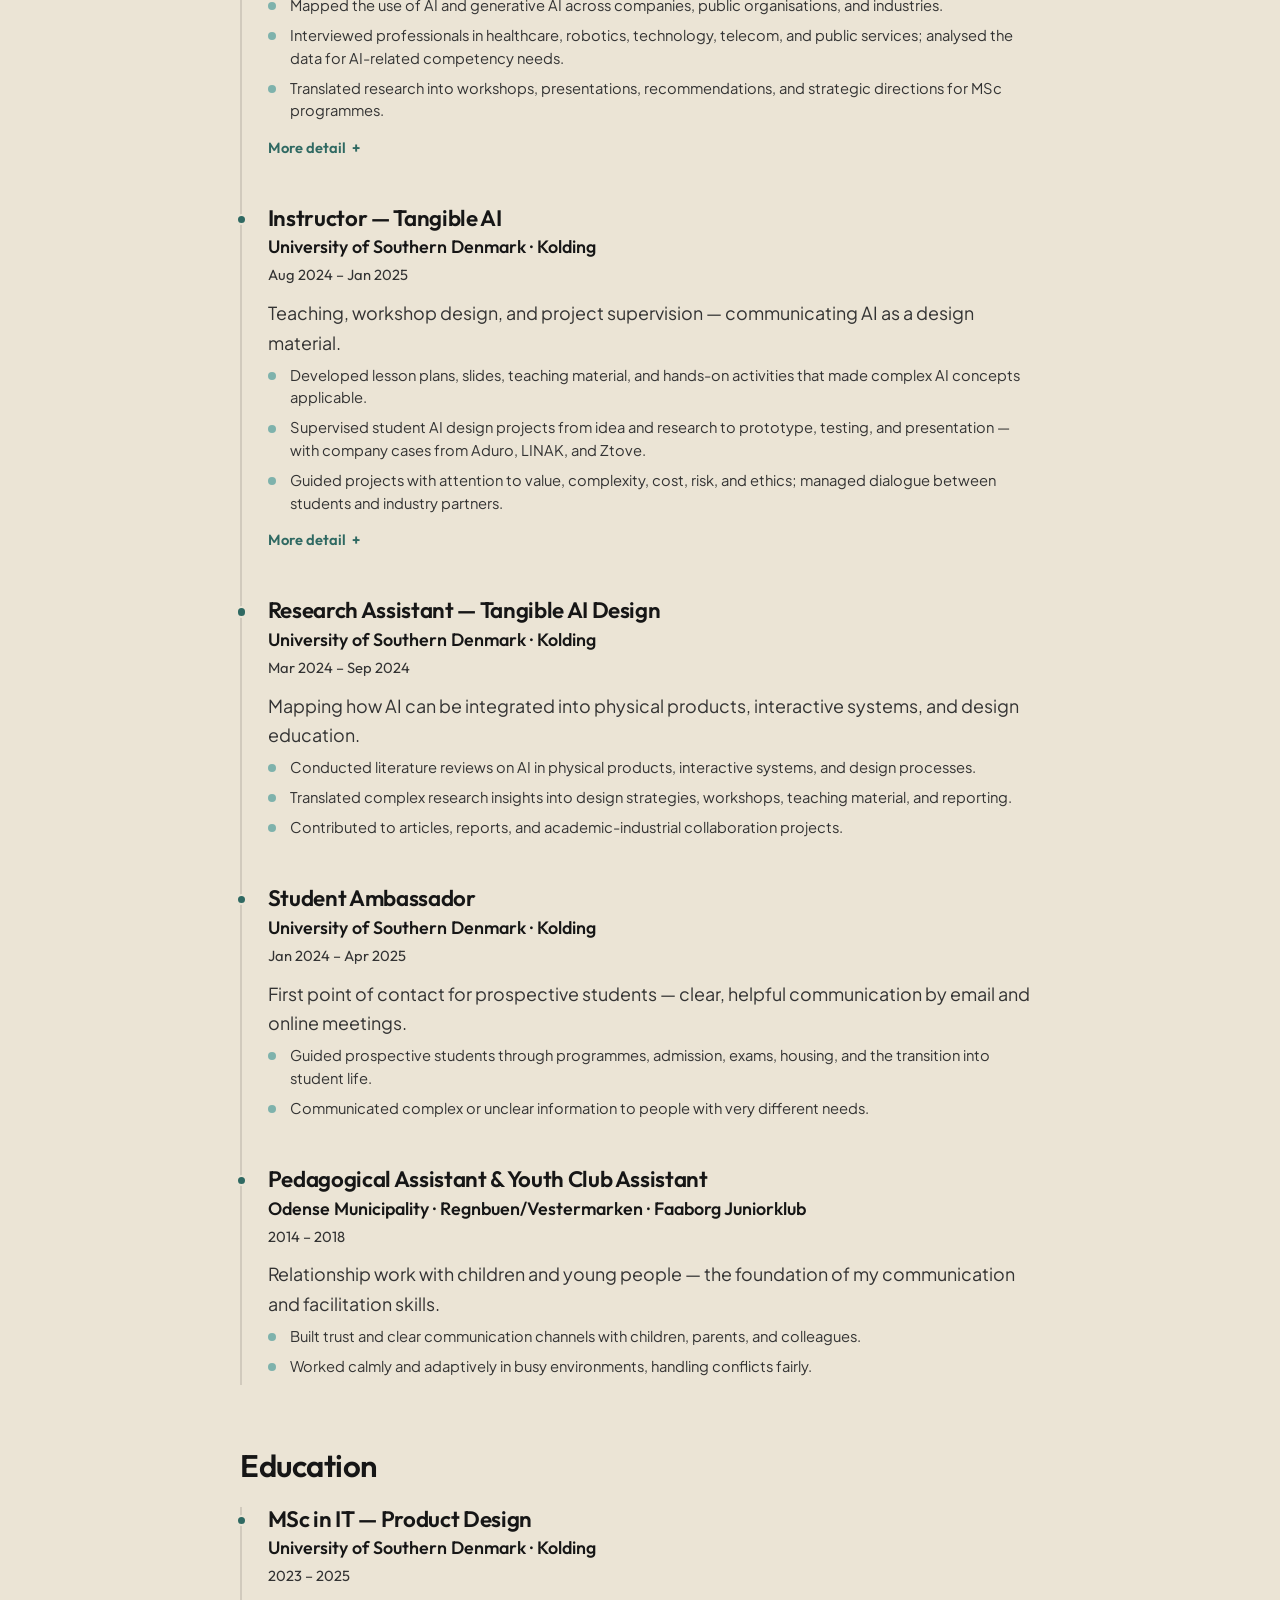
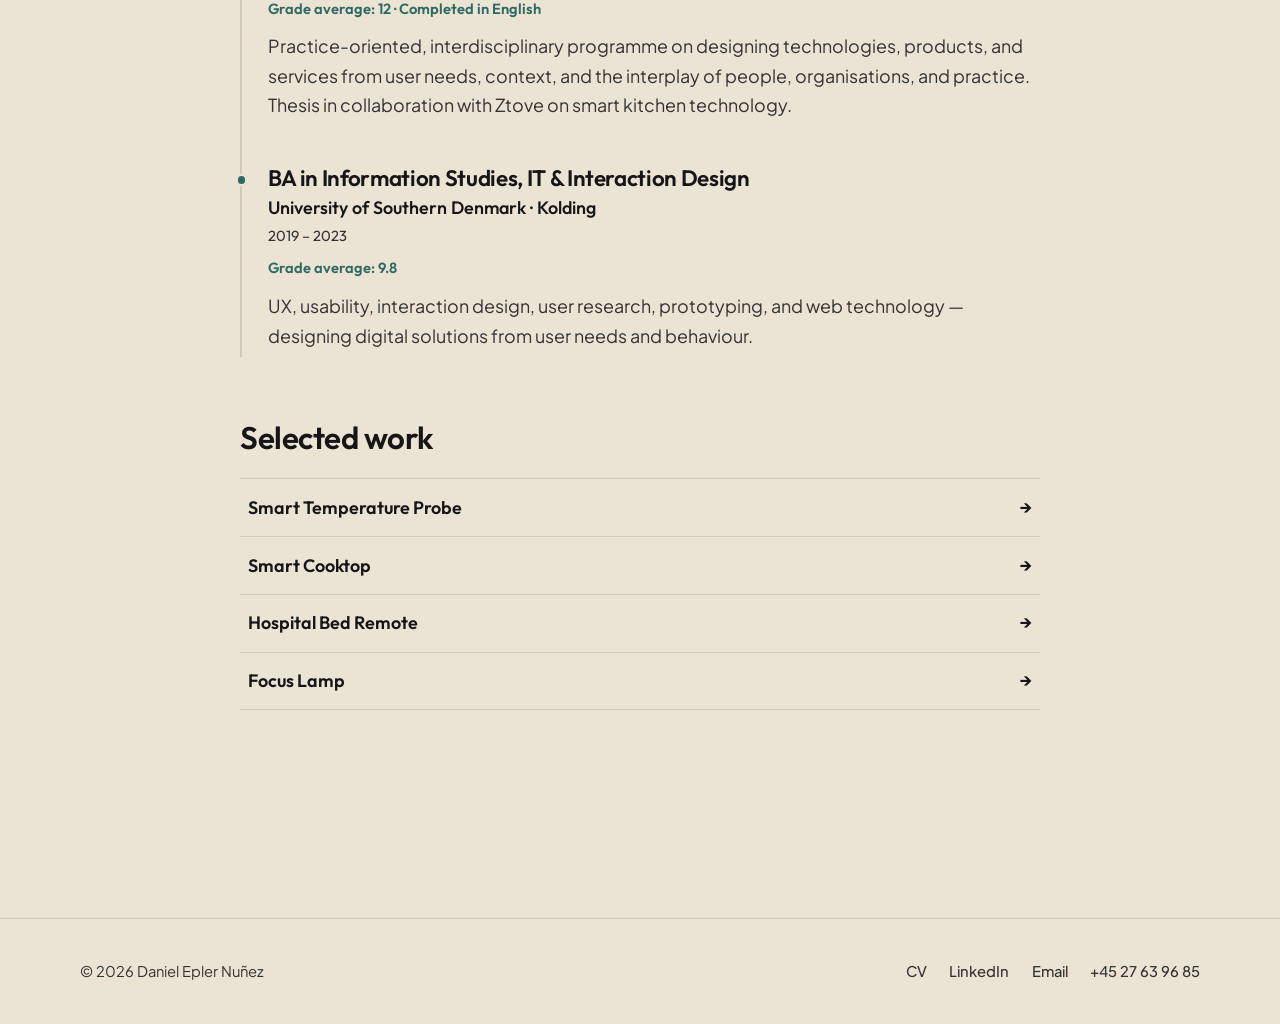
<file: cv/index.html>
<!DOCTYPE html><html lang="en"> <head><script>
      function applyTheme() {
        const theme = localStorage.getItem('theme');
        if (theme === 'dark' || (!theme && window.matchMedia('(prefers-color-scheme: dark)').matches)) {
          document.documentElement.setAttribute('data-theme', 'dark');
        } else {
          document.documentElement.removeAttribute('data-theme');
        }
      }
      applyTheme();
      document.addEventListener('astro:after-swap', applyTheme);
    </script><meta charset="utf-8"><meta name="viewport" content="width=device-width, initial-scale=1"><meta name="portfolio-builder-workspace" content="portfolio-website-3"><meta name="site-build-commit" content="47ca71eac9fa5082d712426249a42849a8f8a003"><title>CV — Daniel Epler Nuñez</title><meta name="description" content="Curriculum vitae of Daniel Epler Nuñez — MSc in IT Product Design. UX, service design, AI, research, and facilitation."><link rel="icon" href="/favicon.png" type="image/png"><link rel="preconnect" href="https://fonts.googleapis.com"><link rel="preconnect" href="https://fonts.gstatic.com" crossorigin><link href="https://fonts.googleapis.com/css2?family=Archivo+Black&family=Bebas+Neue&family=DM+Sans:opsz,wght@9..40,300..700&family=Fraunces:opsz,wght@9..144,300..700&family=Fredoka:wght@300..700&family=IBM+Plex+Sans:wght@300;400;500;600;700&family=Inter:wght@300..700&family=Lora:wght@400..700&family=Manrope:wght@300..700&family=Outfit:wght@300..700&family=Plus+Jakarta+Sans:ital,wght@0,300..800;1,300..800&family=Righteous&family=Source+Serif+4:opsz,wght@8..60,400..700&family=Space+Grotesk:wght@300..700&family=Syne:wght@400..800&display=swap" rel="stylesheet"><meta property="og:title" content="CV — Daniel Epler Nuñez"><meta property="og:description" content="Curriculum vitae of Daniel Epler Nuñez — MSc in IT Product Design. UX, service design, AI, research, and facilitation."><meta property="og:type" content="website"><style>:root:root {
  --paper: #EBE4D5; --paper-2: #DFD7C6;
  --ink: #161616; --ink-2: #333333;
  --teal: #7EB2AC; --teal-strong: #2F6962; --teal-tint: #D3E6E4;
  --blue: #395F8E; --blue-strong: #1B3859; --blue-tint: #C5D4E6;
  --sand: #FBE4A3; --sand-strong: #6F5512; --sand-tint: #FDF5DB;
  --font-display: "Outfit", "Space Grotesk", sans-serif;
  --font-body: "Plus Jakarta Sans", "Inter", sans-serif;
  --space-1: 0.5rem; --space-2: 1rem; --space-3: 1.5rem;
  --space-4: 2.5rem; --space-5: 4rem; --space-6: 6.5rem;
  --radius-s: 10px; --radius-m: 18px; --radius-l: 28px;
  --container: 1200px; --prose: 46rem;
  --button-radius: 999px; --button-pad-x: 1.3rem; --button-pad-y: 0.62rem;
  --button-weight: 600; --button-fill: #161616; --button-fill-text: #EBE4D5; --button-outline: #161616;
}
html[data-theme="dark"][data-theme="dark"] {
  --paper: #191C1E; --paper-2: #24282B;
  --ink: #FAF6EE; --ink-2: #B0B5B4;
  --button-fill: #FAF6EE;
  --button-fill-text: #191C1E;
  --button-outline: #FAF6EE;
}
html { font-size: 100%; }
h1, h2, h3, h4 { font-weight: 600; letter-spacing: -0.015em; line-height: 1.08; }
body { font-weight: 400; letter-spacing: 0em; line-height: 1.65; }
.btn { border-radius: var(--button-radius); padding: var(--button-pad-y) var(--button-pad-x); font-weight: var(--button-weight); border-color: var(--button-outline); color: var(--button-outline); }
.btn--solid { background: var(--button-fill); border-color: var(--button-fill); color: var(--button-fill-text); }
:root:root .btn:not(.btn--solid):hover { background: var(--button-outline); border-color: var(--button-outline); color: var(--button-fill-text); } :root:root .btn--solid:hover { background: color-mix(in srgb, var(--button-fill) 86%, var(--teal-strong)); border-color: var(--button-fill); color: var(--button-fill-text); }</style><meta name="astro-view-transitions-enabled" content="true"><meta name="astro-view-transitions-fallback" content="animate"><script type="module" src="/_astro/ClientRouter.astro_astro_type_script_index_0_lang.DcSP9LZ1.js"></script><link rel="stylesheet" href="/_astro/_slug_.BqJW67J7.css"></head> <body> <svg xmlns="http://www.w3.org/2000/svg" role="presentation" style="display: none" data-astro-cid-ofxtmv4x> <filter id="glass-distortion" x="0%" y="0%" width="100%" height="100%" filterUnits="objectBoundingBox" data-astro-cid-ofxtmv4x> <feTurbulence type="fractalNoise" baseFrequency="0.05" numOctaves="1" seed="17" result="turbulence" data-astro-cid-ofxtmv4x></feTurbulence> <feComponentTransfer in="turbulence" result="mapped" data-astro-cid-ofxtmv4x> <feFuncR type="gamma" amplitude="1" exponent="10" offset="0.5" data-astro-cid-ofxtmv4x></feFuncR> <feFuncG type="gamma" amplitude="0" exponent="1" offset="0" data-astro-cid-ofxtmv4x></feFuncG> <feFuncB type="gamma" amplitude="0" exponent="1" offset="0.5" data-astro-cid-ofxtmv4x></feFuncB> </feComponentTransfer> <feGaussianBlur in="turbulence" stdDeviation="3" result="softMap" data-astro-cid-ofxtmv4x></feGaussianBlur> <feSpecularLighting in="softMap" surfaceScale="5" specularConstant="1" specularExponent="100" lighting-color="white" result="specLight" data-astro-cid-ofxtmv4x> <fePointLight x="-200" y="-200" z="300" data-astro-cid-ofxtmv4x></fePointLight> </feSpecularLighting> <feComposite in="specLight" operator="arithmetic" k1="0" k2="1" k3="1" k4="0" result="litImage" data-astro-cid-ofxtmv4x></feComposite> <feDisplacementMap in="SourceGraphic" in2="softMap" scale="20" xChannelSelector="R" yChannelSelector="G" data-astro-cid-ofxtmv4x></feDisplacementMap> </filter> </svg> <div id="custom-cursor" data-astro-cid-ofxtmv4x> <div class="cursor-glass" data-astro-cid-ofxtmv4x></div> <div class="cursor-dot" data-astro-cid-ofxtmv4x></div> </div>  <script type="module">const g=window;if(!g.__customCursorAttached){g.__customCursorAttached=!0;const e=()=>{const t=document.getElementById("custom-cursor");t&&(t.classList.remove("is-hovering","is-text"),t.removeAttribute("data-theme"),t.style.opacity="0")},c='a, button, input, select, textarea, summary, [role="button"]:not([data-sec])',l=t=>{const n=document.getElementById("custom-cursor"),o=t.target instanceof Element?t.target:null;if(!n||!o)return;n.style.opacity="1",n.style.transform=`translate(calc(${t.clientX}px - 50%), calc(${t.clientY}px - 50%))`;const d=o.closest("[data-theme]");d?n.setAttribute("data-theme",d.getAttribute("data-theme")||""):n.removeAttribute("data-theme");const u=o.closest(c);n.classList.toggle("is-hovering",!!u);let a=!1;const m=o.closest("p, h1, h2, h3, h4, h5, h6, li, blockquote, figcaption, label, time, span, strong, em");if(m&&!u){const p=document.createTreeWalker(m,NodeFilter.SHOW_TEXT,null);let r;for(;r=p.nextNode();){if(!r.textContent||r.textContent.trim().length===0)continue;const v=document.createRange();v.selectNodeContents(r);const h=v.getClientRects();for(let i=0;i<h.length;i++){const s=h[i];if(t.clientX>=s.left-6&&t.clientX<=s.right+6&&t.clientY>=s.top-6&&t.clientY<=s.bottom+6){a=!0;break}}if(a)break}}n.classList.toggle("is-text",a)};window.addEventListener("pointermove",l,{passive:!0}),window.addEventListener("mousemove",l,{passive:!0}),window.addEventListener("pointerleave",e),window.addEventListener("pointercancel",e),window.addEventListener("blur",e),document.addEventListener("pointerout",t=>{(t.relatedTarget instanceof Element?t.relatedTarget.closest(c):null)||e()},!0),document.addEventListener("mouseleave",e),document.addEventListener("visibilitychange",()=>{document.hidden&&e()}),document.addEventListener("astro:before-preparation",e),document.addEventListener("astro:after-swap",e),document.addEventListener("astro:page-load",e),e()}</script>  <a class="skip-link" href="#main">Skip to content</a> <header class="site-header" data-header-layout="split" data-header-width="full" data-header-fixed="true" data-header-surface="adaptive" style=";--header-height:4.25rem;--header-link-gap:clamp(1rem, 2.5vw, 2rem)"> <div class="container"> <a class="brand" href="/" aria-label="Daniel Nuñez — home"> <img src="/logo.png" alt width="48" height="48"> <span>Daniel Nuñez</span> </a> <button class="menu-toggle" aria-expanded="false" aria-controls="site-nav" aria-label="Menu"> <span></span><span></span><span></span> </button> <nav class="site-nav" id="site-nav" aria-label="Main"> <a href="/#work">Work</a><a href="/about">About</a><a href="/contact">Contact</a><a href="/showcase-page">Showcase page</a><a href="/cv" aria-current="page">CV</a> <button id="theme-toggle" class="theme-toggle" aria-label="Toggle theme"> <svg class="sun-icon" xmlns="http://www.w3.org/2000/svg" width="20" height="20" viewBox="0 0 24 24" fill="none" stroke="currentColor" stroke-width="2" stroke-linecap="round" stroke-linejoin="round"><circle cx="12" cy="12" r="5"></circle><line x1="12" y1="1" x2="12" y2="3"></line><line x1="12" y1="21" x2="12" y2="23"></line><line x1="4.22" y1="4.22" x2="5.64" y2="5.64"></line><line x1="18.36" y1="18.36" x2="19.78" y2="19.78"></line><line x1="1" y1="12" x2="3" y2="12"></line><line x1="21" y1="12" x2="23" y2="12"></line><line x1="4.22" y1="19.78" x2="5.64" y2="18.36"></line><line x1="18.36" y1="5.64" x2="19.78" y2="4.22"></line></svg> <svg class="moon-icon" xmlns="http://www.w3.org/2000/svg" width="20" height="20" viewBox="0 0 24 24" fill="none" stroke="currentColor" stroke-width="2" stroke-linecap="round" stroke-linejoin="round"><path d="M21 12.79A9 9 0 1 1 11.21 3 7 7 0 0 0 21 12.79z"></path></svg> </button>  </nav> </div> </header> <main id="main">  <div class="cv-page" data-filter="all"> <!-- Hero --> <section class="page-hero container"> <h1>CV.</h1> <p class="lede">MSc in IT Product Design working at the intersection of people, technology, and practice — moving from unclear needs to concrete, testable solutions.</p> <ul class="cv-facts" aria-label="Quick facts"> <li>Odense, Denmark</li><li>MSc in IT - Product Design </li><li>BA in Information Studies, IT and Interaction Design</li><li>Danish · English · Spanish (professional)</li> </ul> <div class="cv-actions"> <button class="btn btn--solid" id="cv-print">Download as PDF <span class="arrow">↓</span></button> <a class="btn" href="mailto:danielepler93@gmail.com?subject=From%20your%20CV%20page">Email me <span class="arrow">→</span></a> </div> </section> <!-- Focus bar (sticky) --> <div class="cv-filter-wrap"> <div class="container"> <div class="cv-filter" role="group" aria-label="Highlight CV by focus area"> <span class="cv-filter-label">Focus</span> <button class="cv-filter-btn" data-filter-id="all" aria-pressed="true"> Everything </button><button class="cv-filter-btn" data-filter-id="ux" aria-pressed="false"> UX &amp; Service Design </button><button class="cv-filter-btn" data-filter-id="ai" aria-pressed="false"> AI &amp; Research </button><button class="cv-filter-btn" data-filter-id="teach" aria-pressed="false"> Teaching &amp; Facilitation </button> </div> </div> </div> <div class="container"> <div class="cv-wrap"> <!-- Skills: dropdown groups + multi-select highlighting --> <section class="cv-skillmenu" aria-label="Skills and competencies"> <div class="cv-skillmenu-head"> <h2 class="cv-h2">Skills</h2> <p class="cv-status" role="status" aria-live="polite"> <span id="cv-status-text">Select skills to highlight where I used them — combine as many as you like.</span> <button id="cv-clear" class="cv-clear" hidden>Clear ×</button> </p> </div> <details class="cv-skill-group" data-cats="ux"> <summary> <span class="group-name">UX &amp; Service Design</span> <span class="group-meta">10 skills</span> </summary> <div class="cv-skills"> <button class="cv-chip" data-roles="five sdu-ai edu-msc edu-ba" aria-pressed="false"> User research <span class="chip-count" aria-label="4 connections">4</span> </button><button class="cv-chip" data-roles="five sdu-ai edu-msc" aria-pressed="false"> Qualitative interviews <span class="chip-count" aria-label="3 connections">3</span> </button><button class="cv-chip" data-roles="five edu-ba" aria-pressed="false"> Usability testing <span class="chip-count" aria-label="2 connections">2</span> </button><button class="cv-chip" data-roles="five edu-ba" aria-pressed="false"> Customer &amp; user journeys <span class="chip-count" aria-label="2 connections">2</span> </button><button class="cv-chip" data-roles="five" aria-pressed="false"> Service blueprints <span class="chip-count" aria-label="1 connections">1</span> </button><button class="cv-chip" data-roles="five edu-ba" aria-pressed="false"> Information architecture <span class="chip-count" aria-label="2 connections">2</span> </button><button class="cv-chip" data-roles="five" aria-pressed="false"> UI/UX guidelines <span class="chip-count" aria-label="1 connections">1</span> </button><button class="cv-chip" data-roles="five tangible-instructor edu-ba" aria-pressed="false"> Interaction design <span class="chip-count" aria-label="3 connections">3</span> </button><button class="cv-chip" data-roles="five tangible-instructor edu-msc edu-ba" aria-pressed="false"> Prototyping <span class="chip-count" aria-label="4 connections">4</span> </button><button class="cv-chip" data-roles="tangible-instructor edu-msc" aria-pressed="false"> Co-design &amp; participatory design <span class="chip-count" aria-label="2 connections">2</span> </button> </div> </details><details class="cv-skill-group" data-cats="ai"> <summary> <span class="group-name">AI &amp; Research</span> <span class="group-meta">7 skills</span> </summary> <div class="cv-skills"> <button class="cv-chip" data-roles="sdu-ai tangible-instructor tangible-research" aria-pressed="false"> AI &amp; generative AI in practice <span class="chip-count" aria-label="3 connections">3</span> </button><button class="cv-chip" data-roles="tangible-instructor tangible-research" aria-pressed="false"> Explainable AI &amp; human-in-the-loop <span class="chip-count" aria-label="2 connections">2</span> </button><button class="cv-chip" data-roles="sdu-ai tangible-research edu-msc" aria-pressed="false"> Technology assessment <span class="chip-count" aria-label="3 connections">3</span> </button><button class="cv-chip" data-roles="five sdu-ai" aria-pressed="false"> Workflow &amp; friction mapping <span class="chip-count" aria-label="2 connections">2</span> </button><button class="cv-chip" data-roles="sdu-ai edu-msc" aria-pressed="false"> Qualitative analysis <span class="chip-count" aria-label="2 connections">2</span> </button><button class="cv-chip" data-roles="tangible-research edu-msc" aria-pressed="false"> Literature reviews <span class="chip-count" aria-label="2 connections">2</span> </button><button class="cv-chip" data-roles="five sdu-ai" aria-pressed="false"> Strategic recommendations <span class="chip-count" aria-label="2 connections">2</span> </button> </div> </details><details class="cv-skill-group" data-cats="teach"> <summary> <span class="group-name">Facilitation &amp; Teaching</span> <span class="group-meta">5 skills</span> </summary> <div class="cv-skills"> <button class="cv-chip" data-roles="sdu-ai tangible-instructor" aria-pressed="false"> Workshop design &amp; facilitation <span class="chip-count" aria-label="2 connections">2</span> </button><button class="cv-chip" data-roles="tangible-instructor" aria-pressed="false"> Instructional design <span class="chip-count" aria-label="1 connections">1</span> </button><button class="cv-chip" data-roles="tangible-instructor" aria-pressed="false"> Project supervision <span class="chip-count" aria-label="1 connections">1</span> </button><button class="cv-chip" data-roles="sdu-ai tangible-instructor edu-msc" aria-pressed="false"> Stakeholder involvement <span class="chip-count" aria-label="3 connections">3</span> </button><button class="cv-chip" data-roles="ambassador pedagogy sdu-ai" aria-pressed="false"> Clear communication <span class="chip-count" aria-label="3 connections">3</span> </button> </div> </details><details class="cv-skill-group" data-cats> <summary> <span class="group-name">Tools</span> <span class="group-meta">6 skills</span> </summary> <div class="cv-skills"> <button class="cv-chip" data-roles="five edu-msc edu-ba" aria-pressed="false"> Figma <span class="chip-count" aria-label="3 connections">3</span> </button><button class="cv-chip" data-roles="edu-ba" aria-pressed="false"> Adobe Illustrator &amp; Photoshop <span class="chip-count" aria-label="1 connections">1</span> </button><button class="cv-chip" data-roles="edu-msc" aria-pressed="false"> 3D CAD &amp; 3D printing <span class="chip-count" aria-label="1 connections">1</span> </button><button class="cv-chip" data-roles="edu-ba" aria-pressed="false"> HTML &amp; CSS <span class="chip-count" aria-label="1 connections">1</span> </button><button class="cv-chip" data-roles="five tangible-instructor" aria-pressed="false"> Low-code prototyping <span class="chip-count" aria-label="2 connections">2</span> </button><span class="cv-chip cv-chip--static">WordPress</span> </div> </details> </section> <!-- Experience --> <h2 class="cv-h2">Experience</h2> <div class="cv-timeline"> <article class="cv-role" id="role-five" data-cats="ux"> <header class="cv-role-head"> <h3>UX Design Consultant</h3> <p class="cv-org">FIVE · Odense</p> <p class="cv-dates">Dec 2025 – Jan 2026</p> </header> <p class="cv-summary">Advised small and medium-sized companies on digital products, user experience, and customer satisfaction — from journey mapping to concrete, implementable improvement proposals.</p> <ul class="cv-bullets"> <li>Redesigned a health app’s onboarding flow, cutting the process from 18 steps to 3.</li><li>Mapped customer journeys, built a service blueprint, and restructured the website for Odense Sportscentrum so users could find information and complete tasks faster.</li><li>Prepared design principles and UI/UX guidelines for consistent implementation of design changes.</li> </ul> <details class="cv-more"> <summary>More detail</summary> <ul class="cv-bullets"> <li>Mapped digital user journeys and identified friction in central touchpoints.</li><li>Ran surveys to ground improvement proposals in user data.</li><li>Built prototypes with low-code tools and translated user insights into concrete proposals.</li> </ul> </details> </article><article class="cv-role" id="role-sdu-ai" data-cats="ai teach"> <header class="cv-role-head"> <h3>Project Assistant — AI, Design &amp; Employability</h3> <p class="cv-org">University of Southern Denmark · Kolding</p> <p class="cv-dates">Nov 2024 – Jun 2025</p> </header> <p class="cv-summary">Research role on how AI and generative AI reshape workflows, competency needs, and educational strategy.</p> <ul class="cv-bullets"> <li>Mapped the use of AI and generative AI across companies, public organisations, and industries.</li><li>Interviewed professionals in healthcare, robotics, technology, telecom, and public services; analysed the data for AI-related competency needs.</li><li>Translated research into workshops, presentations, recommendations, and strategic directions for MSc programmes.</li> </ul> <details class="cv-more"> <summary>More detail</summary> <ul class="cv-bullets"> <li>Planned and facilitated workshops for educators, leaders, faculty staff, and collaborators.</li><li>Contributed to strategic initiatives on practice-oriented AI competencies.</li><li>Communicated findings to researchers, educators, and interdisciplinary collaborators.</li> </ul> </details> </article><article class="cv-role" id="role-tangible-instructor" data-cats="teach ai"> <header class="cv-role-head"> <h3>Instructor — Tangible AI</h3> <p class="cv-org">University of Southern Denmark · Kolding</p> <p class="cv-dates">Aug 2024 – Jan 2025</p> </header> <p class="cv-summary">Teaching, workshop design, and project supervision — communicating AI as a design material.</p> <ul class="cv-bullets"> <li>Developed lesson plans, slides, teaching material, and hands-on activities that made complex AI concepts applicable.</li><li>Supervised student AI design projects from idea and research to prototype, testing, and presentation — with company cases from Aduro, LINAK, and Ztove.</li><li>Guided projects with attention to value, complexity, cost, risk, and ethics; managed dialogue between students and industry partners.</li> </ul> <details class="cv-more"> <summary>More detail</summary> <ul class="cv-bullets"> <li>Methods and themes: Tangible AI, data tinkering, AI design sprints, explainable AI, human-in-the-loop, graspable AI.</li><li>Prototyping with Micro:bit and low-code tools.</li> </ul> </details> </article><article class="cv-role" id="role-tangible-research" data-cats="ai"> <header class="cv-role-head"> <h3>Research Assistant — Tangible AI Design</h3> <p class="cv-org">University of Southern Denmark · Kolding</p> <p class="cv-dates">Mar 2024 – Sep 2024</p> </header> <p class="cv-summary">Mapping how AI can be integrated into physical products, interactive systems, and design education.</p> <ul class="cv-bullets"> <li>Conducted literature reviews on AI in physical products, interactive systems, and design processes.</li><li>Translated complex research insights into design strategies, workshops, teaching material, and reporting.</li><li>Contributed to articles, reports, and academic-industrial collaboration projects.</li> </ul>  </article><article class="cv-role" id="role-ambassador" data-cats="teach"> <header class="cv-role-head"> <h3>Student Ambassador</h3> <p class="cv-org">University of Southern Denmark · Kolding</p> <p class="cv-dates">Jan 2024 – Apr 2025</p> </header> <p class="cv-summary">First point of contact for prospective students — clear, helpful communication by email and online meetings.</p> <ul class="cv-bullets"> <li>Guided prospective students through programmes, admission, exams, housing, and the transition into student life.</li><li>Communicated complex or unclear information to people with very different needs.</li> </ul>  </article><article class="cv-role" id="role-pedagogy" data-cats="teach"> <header class="cv-role-head"> <h3>Pedagogical Assistant &amp; Youth Club Assistant</h3> <p class="cv-org">Odense Municipality · Regnbuen/Vestermarken · Faaborg Juniorklub</p> <p class="cv-dates">2014 – 2018</p> </header> <p class="cv-summary">Relationship work with children and young people — the foundation of my communication and facilitation skills.</p> <ul class="cv-bullets"> <li>Built trust and clear communication channels with children, parents, and colleagues.</li><li>Worked calmly and adaptively in busy environments, handling conflicts fairly.</li> </ul>  </article> </div> <!-- Education --> <h2 class="cv-h2">Education</h2> <div class="cv-timeline"> <article class="cv-role cv-edu" id="role-edu-msc"> <header class="cv-role-head"> <h3>MSc in IT — Product Design</h3> <p class="cv-org">University of Southern Denmark · Kolding </p> <p class="cv-dates">2023 – 2025</p> </header> <p class="cv-note">Grade average: 12 · Completed in English</p> <p class="cv-summary">Practice-oriented, interdisciplinary programme on designing technologies, products, and services from user needs, context, and the interplay of people, organisations, and practice. Thesis in collaboration with Ztove on smart kitchen technology.</p> </article><article class="cv-role cv-edu" id="role-edu-ba"> <header class="cv-role-head"> <h3>BA in Information Studies, IT &amp; Interaction Design</h3> <p class="cv-org">University of Southern Denmark · Kolding</p> <p class="cv-dates">2019 – 2023</p> </header> <p class="cv-note">Grade average: 9.8</p> <p class="cv-summary">UX, usability, interaction design, user research, prototyping, and web technology — designing digital solutions from user needs and behaviour.</p> </article> </div> <!-- Selected work --> <h2 class="cv-h2">Selected work</h2> <ul class="cv-projects"> <li> <a href="/portfolio/smart-temperature-probe">Smart Temperature Probe <span class="arrow" aria-hidden="true">→</span></a> </li><li> <a href="/portfolio/smart-cooktop">Smart Cooktop <span class="arrow" aria-hidden="true">→</span></a> </li><li> <a href="/portfolio/hospital-bed-remote">Hospital Bed Remote <span class="arrow" aria-hidden="true">→</span></a> </li><li> <a href="/portfolio/focus-lamp">Focus Lamp <span class="arrow" aria-hidden="true">→</span></a> </li> </ul> </div> </div> </div> <script type="module">document.addEventListener("astro:page-load",()=>{const t=document.querySelector(".cv-page");if(!t)return;document.getElementById("cv-print")?.addEventListener("click",()=>window.print()),window.onbeforeprint=()=>{t.querySelectorAll("details").forEach(e=>{e.open||(e.dataset.autoOpened="true",e.open=!0)})},window.onafterprint=()=>{t.querySelectorAll("details[data-auto-opened]").forEach(e=>{e.open=!1,delete e.dataset.autoOpened})};const o=t.querySelectorAll(".cv-filter-btn");o.forEach(e=>{e.addEventListener("click",()=>{t.dataset.filter=e.dataset.filterId||"all",o.forEach(r=>r.setAttribute("aria-pressed",String(r===e)))})});const f=Array.from(t.querySelectorAll(".cv-chip[data-roles]")),i=document.getElementById("cv-status-text"),l=document.getElementById("cv-clear"),u=i?.textContent||"",s=new Set,d=()=>{if(t.querySelectorAll(".cv-role.is-hit").forEach(a=>a.classList.remove("is-hit")),s.size===0){t.classList.remove("is-xhl"),i&&(i.textContent=u),l&&(l.hidden=!0);return}const e=new Set;s.forEach(a=>(a.dataset.roles||"").split(" ").forEach(n=>n&&e.add(n)));let r=0;if(e.forEach(a=>{const n=document.getElementById(`role-${a}`);n&&(n.classList.add("is-hit"),r++)}),t.classList.add("is-xhl"),i){const a=s.size;i.textContent=`${a} skill${a>1?"s":""} selected → ${r} ${r===1?"entry":"entries"} highlighted below`}l&&(l.hidden=!1)},c=()=>{s.forEach(e=>{e.classList.remove("is-active"),e.setAttribute("aria-pressed","false")}),s.clear(),d()};f.forEach(e=>{e.addEventListener("click",()=>{s.has(e)?(s.delete(e),e.classList.remove("is-active"),e.setAttribute("aria-pressed","false")):(s.add(e),e.classList.add("is-active"),e.setAttribute("aria-pressed","true")),d()})}),l?.addEventListener("click",c),document.addEventListener("keydown",e=>{e.key==="Escape"&&s.size&&c()})});</script>  </main> <footer class="site-footer" data-footer-layout="split" data-footer-width="full" data-footer-surface="inherit" style="--footer-pad:var(--space-4)"> <div class="container"> <p>© 2026 Daniel Epler Nuñez</p> <div class="footer-links"> <a href="/cv">CV</a><a href="https://www.linkedin.com/in/danieleplernunez/" target="_blank" rel="noopener">LinkedIn</a><a href="mailto:danielepler93@gmail.com">Email</a><a href="tel:+4527639685">+45 27 63 96 85</a> </div> </div> </footer> <script type="module" src="/_astro/BaseLayout.astro_astro_type_script_index_0_lang.BAkaTAzI.js"></script> </body> </html>
</file>
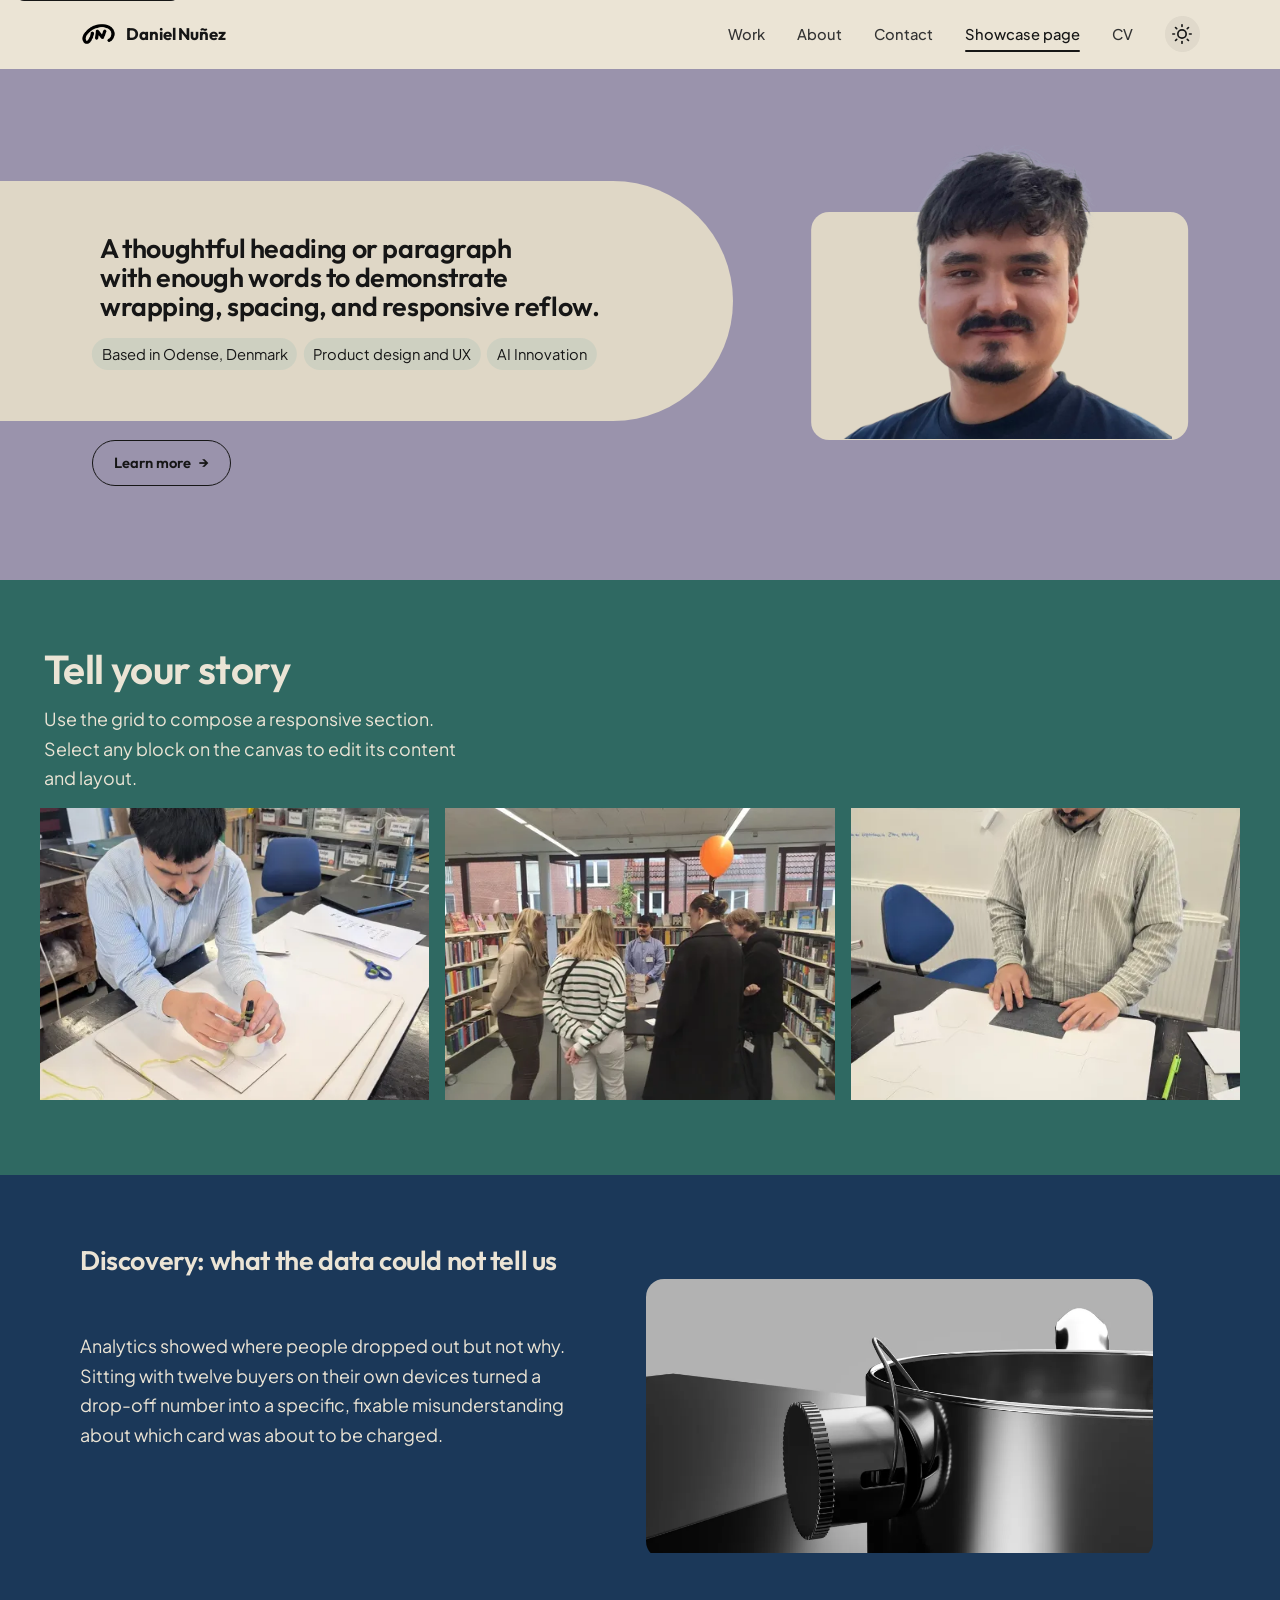
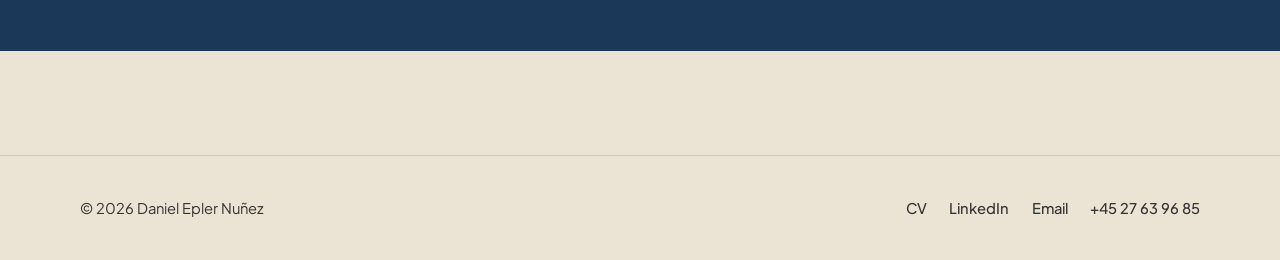
<file: showcase-page/index.html>
<!DOCTYPE html><html lang="en"> <head><script>
      function applyTheme() {
        const theme = localStorage.getItem('theme');
        if (theme === 'dark' || (!theme && window.matchMedia('(prefers-color-scheme: dark)').matches)) {
          document.documentElement.setAttribute('data-theme', 'dark');
        } else {
          document.documentElement.removeAttribute('data-theme');
        }
      }
      applyTheme();
      document.addEventListener('astro:after-swap', applyTheme);
    </script><meta charset="utf-8"><meta name="viewport" content="width=device-width, initial-scale=1"><meta name="portfolio-builder-workspace" content="portfolio-website-3"><meta name="site-build-commit" content="47ca71eac9fa5082d712426249a42849a8f8a003"><title>Showcase page — Daniel Nuñez</title><meta name="description" content="Daniel Epler Nuñez — product designer blending UX principles, practical design skills, and thoughtful product innovation."><link rel="icon" href="/favicon.png" type="image/png"><link rel="preconnect" href="https://fonts.googleapis.com"><link rel="preconnect" href="https://fonts.gstatic.com" crossorigin><link href="https://fonts.googleapis.com/css2?family=Archivo+Black&family=Bebas+Neue&family=DM+Sans:opsz,wght@9..40,300..700&family=Fraunces:opsz,wght@9..144,300..700&family=Fredoka:wght@300..700&family=IBM+Plex+Sans:wght@300;400;500;600;700&family=Inter:wght@300..700&family=Lora:wght@400..700&family=Manrope:wght@300..700&family=Outfit:wght@300..700&family=Plus+Jakarta+Sans:ital,wght@0,300..800;1,300..800&family=Righteous&family=Source+Serif+4:opsz,wght@8..60,400..700&family=Space+Grotesk:wght@300..700&family=Syne:wght@400..800&display=swap" rel="stylesheet"><meta property="og:title" content="Showcase page — Daniel Nuñez"><meta property="og:description" content="Daniel Epler Nuñez — product designer blending UX principles, practical design skills, and thoughtful product innovation."><meta property="og:type" content="website"><style>:root:root {
  --paper: #EBE4D5; --paper-2: #DFD7C6;
  --ink: #161616; --ink-2: #333333;
  --teal: #7EB2AC; --teal-strong: #2F6962; --teal-tint: #D3E6E4;
  --blue: #395F8E; --blue-strong: #1B3859; --blue-tint: #C5D4E6;
  --sand: #FBE4A3; --sand-strong: #6F5512; --sand-tint: #FDF5DB;
  --font-display: "Outfit", "Space Grotesk", sans-serif;
  --font-body: "Plus Jakarta Sans", "Inter", sans-serif;
  --space-1: 0.5rem; --space-2: 1rem; --space-3: 1.5rem;
  --space-4: 2.5rem; --space-5: 4rem; --space-6: 6.5rem;
  --radius-s: 10px; --radius-m: 18px; --radius-l: 28px;
  --container: 1200px; --prose: 46rem;
  --button-radius: 999px; --button-pad-x: 1.3rem; --button-pad-y: 0.62rem;
  --button-weight: 600; --button-fill: #161616; --button-fill-text: #EBE4D5; --button-outline: #161616;
}
html[data-theme="dark"][data-theme="dark"] {
  --paper: #191C1E; --paper-2: #24282B;
  --ink: #FAF6EE; --ink-2: #B0B5B4;
  --button-fill: #FAF6EE;
  --button-fill-text: #191C1E;
  --button-outline: #FAF6EE;
}
html { font-size: 100%; }
h1, h2, h3, h4 { font-weight: 600; letter-spacing: -0.015em; line-height: 1.08; }
body { font-weight: 400; letter-spacing: 0em; line-height: 1.65; }
.btn { border-radius: var(--button-radius); padding: var(--button-pad-y) var(--button-pad-x); font-weight: var(--button-weight); border-color: var(--button-outline); color: var(--button-outline); }
.btn--solid { background: var(--button-fill); border-color: var(--button-fill); color: var(--button-fill-text); }
:root:root .btn:not(.btn--solid):hover { background: var(--button-outline); border-color: var(--button-outline); color: var(--button-fill-text); } :root:root .btn--solid:hover { background: color-mix(in srgb, var(--button-fill) 86%, var(--teal-strong)); border-color: var(--button-fill); color: var(--button-fill-text); }</style><meta name="astro-view-transitions-enabled" content="true"><meta name="astro-view-transitions-fallback" content="animate"><script type="module" src="/_astro/ClientRouter.astro_astro_type_script_index_0_lang.DcSP9LZ1.js"></script><link rel="stylesheet" href="/_astro/_slug_.BqJW67J7.css">
<link rel="stylesheet" href="/_astro/_slug_.BH0vafP-.css"></head> <body> <svg xmlns="http://www.w3.org/2000/svg" role="presentation" style="display: none" data-astro-cid-ofxtmv4x> <filter id="glass-distortion" x="0%" y="0%" width="100%" height="100%" filterUnits="objectBoundingBox" data-astro-cid-ofxtmv4x> <feTurbulence type="fractalNoise" baseFrequency="0.05" numOctaves="1" seed="17" result="turbulence" data-astro-cid-ofxtmv4x></feTurbulence> <feComponentTransfer in="turbulence" result="mapped" data-astro-cid-ofxtmv4x> <feFuncR type="gamma" amplitude="1" exponent="10" offset="0.5" data-astro-cid-ofxtmv4x></feFuncR> <feFuncG type="gamma" amplitude="0" exponent="1" offset="0" data-astro-cid-ofxtmv4x></feFuncG> <feFuncB type="gamma" amplitude="0" exponent="1" offset="0.5" data-astro-cid-ofxtmv4x></feFuncB> </feComponentTransfer> <feGaussianBlur in="turbulence" stdDeviation="3" result="softMap" data-astro-cid-ofxtmv4x></feGaussianBlur> <feSpecularLighting in="softMap" surfaceScale="5" specularConstant="1" specularExponent="100" lighting-color="white" result="specLight" data-astro-cid-ofxtmv4x> <fePointLight x="-200" y="-200" z="300" data-astro-cid-ofxtmv4x></fePointLight> </feSpecularLighting> <feComposite in="specLight" operator="arithmetic" k1="0" k2="1" k3="1" k4="0" result="litImage" data-astro-cid-ofxtmv4x></feComposite> <feDisplacementMap in="SourceGraphic" in2="softMap" scale="20" xChannelSelector="R" yChannelSelector="G" data-astro-cid-ofxtmv4x></feDisplacementMap> </filter> </svg> <div id="custom-cursor" data-astro-cid-ofxtmv4x> <div class="cursor-glass" data-astro-cid-ofxtmv4x></div> <div class="cursor-dot" data-astro-cid-ofxtmv4x></div> </div>  <script type="module">const g=window;if(!g.__customCursorAttached){g.__customCursorAttached=!0;const e=()=>{const t=document.getElementById("custom-cursor");t&&(t.classList.remove("is-hovering","is-text"),t.removeAttribute("data-theme"),t.style.opacity="0")},c='a, button, input, select, textarea, summary, [role="button"]:not([data-sec])',l=t=>{const n=document.getElementById("custom-cursor"),o=t.target instanceof Element?t.target:null;if(!n||!o)return;n.style.opacity="1",n.style.transform=`translate(calc(${t.clientX}px - 50%), calc(${t.clientY}px - 50%))`;const d=o.closest("[data-theme]");d?n.setAttribute("data-theme",d.getAttribute("data-theme")||""):n.removeAttribute("data-theme");const u=o.closest(c);n.classList.toggle("is-hovering",!!u);let a=!1;const m=o.closest("p, h1, h2, h3, h4, h5, h6, li, blockquote, figcaption, label, time, span, strong, em");if(m&&!u){const p=document.createTreeWalker(m,NodeFilter.SHOW_TEXT,null);let r;for(;r=p.nextNode();){if(!r.textContent||r.textContent.trim().length===0)continue;const v=document.createRange();v.selectNodeContents(r);const h=v.getClientRects();for(let i=0;i<h.length;i++){const s=h[i];if(t.clientX>=s.left-6&&t.clientX<=s.right+6&&t.clientY>=s.top-6&&t.clientY<=s.bottom+6){a=!0;break}}if(a)break}}n.classList.toggle("is-text",a)};window.addEventListener("pointermove",l,{passive:!0}),window.addEventListener("mousemove",l,{passive:!0}),window.addEventListener("pointerleave",e),window.addEventListener("pointercancel",e),window.addEventListener("blur",e),document.addEventListener("pointerout",t=>{(t.relatedTarget instanceof Element?t.relatedTarget.closest(c):null)||e()},!0),document.addEventListener("mouseleave",e),document.addEventListener("visibilitychange",()=>{document.hidden&&e()}),document.addEventListener("astro:before-preparation",e),document.addEventListener("astro:after-swap",e),document.addEventListener("astro:page-load",e),e()}</script>  <a class="skip-link" href="#main">Skip to content</a> <header class="site-header" data-header-layout="split" data-header-width="full" data-header-fixed="true" data-header-surface="adaptive" style=";--header-height:4.25rem;--header-link-gap:clamp(1rem, 2.5vw, 2rem)"> <div class="container"> <a class="brand" href="/" aria-label="Daniel Nuñez — home"> <img src="/logo.png" alt width="48" height="48"> <span>Daniel Nuñez</span> </a> <button class="menu-toggle" aria-expanded="false" aria-controls="site-nav" aria-label="Menu"> <span></span><span></span><span></span> </button> <nav class="site-nav" id="site-nav" aria-label="Main"> <a href="/#work">Work</a><a href="/about">About</a><a href="/contact">Contact</a><a href="/showcase-page" aria-current="page">Showcase page</a><a href="/cv">CV</a> <button id="theme-toggle" class="theme-toggle" aria-label="Toggle theme"> <svg class="sun-icon" xmlns="http://www.w3.org/2000/svg" width="20" height="20" viewBox="0 0 24 24" fill="none" stroke="currentColor" stroke-width="2" stroke-linecap="round" stroke-linejoin="round"><circle cx="12" cy="12" r="5"></circle><line x1="12" y1="1" x2="12" y2="3"></line><line x1="12" y1="21" x2="12" y2="23"></line><line x1="4.22" y1="4.22" x2="5.64" y2="5.64"></line><line x1="18.36" y1="18.36" x2="19.78" y2="19.78"></line><line x1="1" y1="12" x2="3" y2="12"></line><line x1="21" y1="12" x2="23" y2="12"></line><line x1="4.22" y1="19.78" x2="5.64" y2="18.36"></line><line x1="18.36" y1="5.64" x2="19.78" y2="4.22"></line></svg> <svg class="moon-icon" xmlns="http://www.w3.org/2000/svg" width="20" height="20" viewBox="0 0 24 24" fill="none" stroke="currentColor" stroke-width="2" stroke-linecap="round" stroke-linejoin="round"><path d="M21 12.79A9 9 0 1 1 11.21 3 7 7 0 0 0 21 12.79z"></path></svg> </button>  </nav> </div> </header> <main id="main"> <div class="sec-scope s-sec-l4nap8" data-astro-cid-gxghpr7z><style>.s-sec-l4nap8 { background: #9a93ac; }
.s-sec-l4nap8 { color: var(--ink); --line: color-mix(in srgb, var(--ink) 18%, transparent); }
.s-sec-l4nap8 > section, .s-sec-l4nap8 > header, .s-sec-l4nap8 > .spacer { padding-block: 0 !important; }
.s-sec-l4nap8, .s-sec-l4nap8 > section, .s-sec-l4nap8 > header, .s-sec-l4nap8 > .spacer { min-height: 511px; }
@media (max-width: 640px) {
.s-sec-l4nap8, .s-sec-l4nap8 > section, .s-sec-l4nap8 > header, .s-sec-l4nap8 > .spacer { min-height: 692px; }
}</style><section class="section container builder-grid-section" data-grid-section="sec-l4nap8" data-layout-container="true" data-layout-level="section" data-layout-id="sec-l4nap8"> <style>.builder-grid-section[data-grid-section="sec-l4nap8"]{--grid-columns:24;--grid-rows:12;--grid-row-height:32px;--grid-column-gap:12px;--grid-row-gap:12px;--grid-min-height:0px;}@media(max-width:1024px){.builder-grid-section[data-grid-section="sec-l4nap8"]{--grid-columns:12;--grid-rows:12;--grid-row-height:32px;--grid-column-gap:10px;--grid-row-gap:10px;--grid-min-height:0px;}}@media(max-width:640px){.builder-grid-section[data-grid-section="sec-l4nap8"]{--grid-columns:4;--grid-rows:19;--grid-row-height:28px;--grid-column-gap:8px;--grid-row-gap:8px;--grid-min-height:0px;}}
.builder-grid-section[data-grid-section="sec-l4nap8"] [data-grid-block="blk-fvpy54"]{grid-column:1/span 12;grid-row:6/span 3;z-index:2;translate:1.785cqw -55px;width:515px;max-width:none;}@media(max-width:1024px){.builder-grid-section[data-grid-section="sec-l4nap8"] [data-grid-block="blk-fvpy54"]{grid-column:2/span 6;grid-row:5/span 3;z-index:2;translate:-10.129cqw 4px;width:378px;max-width:none;}}@media(max-width:640px){.builder-grid-section[data-grid-section="sec-l4nap8"] [data-grid-block="blk-fvpy54"]{grid-column:3/span 2;grid-row:11/span 3;z-index:2;translate:-48.048cqw -52px;width:304px;max-width:none;}}
.builder-grid-section[data-grid-section="sec-l4nap8"] [data-grid-block="blk-fvpy54"] .builder-text-block{}@media(max-width:1024px){.builder-grid-section[data-grid-section="sec-l4nap8"] [data-grid-block="blk-fvpy54"] .builder-text-block{font-size:1.3rem}}@media(max-width:640px){.builder-grid-section[data-grid-section="sec-l4nap8"] [data-grid-block="blk-fvpy54"] .builder-text-block{font-size:1.24rem}}
.builder-grid-section[data-grid-section="sec-l4nap8"] [data-grid-block="blk-k4ydot"]{grid-column:18/span 7;grid-row:2/span 8;z-index:2;translate:-4.643cqw 32px;width:calc(100% + 24px);height:calc(100% + -40px);}@media(max-width:1024px){.builder-grid-section[data-grid-section="sec-l4nap8"] [data-grid-block="blk-k4ydot"]{grid-column:9/span 4;grid-row:5/span 5;z-index:2;translate:-4.798cqw -56px;width:calc(100% + 8px);height:calc(100% + 32px);}}@media(max-width:640px){.builder-grid-section[data-grid-section="sec-l4nap8"] [data-grid-block="blk-k4ydot"]{grid-column:2/span 1;grid-row:3/span 5;z-index:2;translate:-7.207cqw -28px;width:calc(100% + 124px);height:calc(100% + 8px);}}

.builder-grid-section[data-grid-section="sec-l4nap8"] [data-grid-block="blk-9j6bvs"]{grid-column:2/span 11;grid-row:7/span 1;z-index:2;translate:-3.139cqw 5px;width:calc(100% + 8px);}@media(max-width:1024px){.builder-grid-section[data-grid-section="sec-l4nap8"] [data-grid-block="blk-9j6bvs"]{grid-column:1/span 6;grid-row:7/span 2;z-index:2;translate:-2.665cqw 4px;width:calc(100% + 16px);height:calc(100% + 12px);}}@media(max-width:640px){.builder-grid-section[data-grid-section="sec-l4nap8"] [data-grid-block="blk-9j6bvs"]{grid-column:1/span 3;grid-row:13/span 3;z-index:2;translate:2.401cqw -16px;width:calc(100% + -16px);height:calc(100% + 8px);}}

.builder-grid-section[data-grid-section="sec-l4nap8"] [data-grid-block="blk-nrfri7"]{grid-column:1/span 4;grid-row:8/span 2;z-index:2;translate:1.071cqw 48px;width:calc(100% + -4px);}@media(max-width:1024px){.builder-grid-section[data-grid-section="sec-l4nap8"] [data-grid-block="blk-nrfri7"]{grid-column:1/span 3;grid-row:10/span 2;z-index:2;translate:3.199cqw -4px;width:calc(100% + 16px);}}@media(max-width:640px){.builder-grid-section[data-grid-section="sec-l4nap8"] [data-grid-block="blk-nrfri7"]{grid-column:3/span 2;grid-row:17/span 2;z-index:2;translate:-24.024cqw 12px;width:calc(100% + -24px);}}

.builder-grid-section[data-grid-section="sec-l4nap8"] [data-grid-block="blk-06whma"]{grid-column:1/span 24;grid-row:3/span 5;z-index:1;translate:-50.714cqw 24px;width:calc(100% + 101px);height:calc(100% + 32px);}@media(max-width:1024px){.builder-grid-section[data-grid-section="sec-l4nap8"] [data-grid-block="blk-06whma"]{grid-column:1/span 8;grid-row:4/span 5;z-index:1;translate:-17.06cqw 4px;width:calc(100% + 77px);height:calc(100% + 24px);}}@media(max-width:640px){.builder-grid-section[data-grid-section="sec-l4nap8"] [data-grid-block="blk-06whma"]{grid-column:1/span 4;grid-row:8/span 8;z-index:1;translate:-56.456cqw 20px;width:calc(100% + 191px);height:calc(100% + -8px);}}

.builder-grid-section[data-grid-section="sec-l4nap8"] [data-grid-block="blk-rdjipa"]{grid-column:17/span 8;grid-row:4/span 5;z-index:1;translate:-2.129cqw 11px;width:calc(100% + 12px);height:calc(100% + 20px);}@media(max-width:1024px){.builder-grid-section[data-grid-section="sec-l4nap8"] [data-grid-block="blk-rdjipa"]{grid-column:9/span 4;grid-row:4/span 4;z-index:1;translate:-5.864cqw 16px;width:calc(100% + 28px);height:calc(100% + 40px);}}@media(max-width:640px){.builder-grid-section[data-grid-section="sec-l4nap8"] [data-grid-block="blk-rdjipa"]{grid-column:2/span 3;grid-row:4/span 3;z-index:1;translate:-8.407cqw -12px;width:calc(100% + -40px);height:calc(100% + 24px);}}
</style> <div class="builder-grid-block builder-grid-block--text" data-grid-block="blk-fvpy54"> <h2 class="builder-text-block" style>A thoughtful heading or paragraph with enough words to demonstrate wrapping, spacing, and responsive reflow. </h2> </div><div class="builder-grid-block builder-grid-block--image" data-grid-block="blk-k4ydot"> <figure class="builder-image-block" style="border-radius:0px"><img src="/_astro/portrait.DQzhdrx4_Z1WfkOl.webp" srcset="/_astro/portrait.DQzhdrx4_6DN7X.webp 480w, /_astro/portrait.DQzhdrx4_Z1WfkOl.webp 796w" alt sizes="(max-width: 640px) 100vw, 50vw" style="object-fit:cover;object-position:51% 30%;transform:scale(1);transform-origin:51% 30%" loading="lazy" decoding="async" fetchpriority="auto" width="796" height="1024"></figure> </div><div class="builder-grid-block builder-grid-block--facts" data-grid-block="blk-9j6bvs"> <ul class="builder-facts-block"><li>Based in Odense, Denmark</li><li>Product design and UX</li><li>AI Innovation</li></ul> </div><div class="builder-grid-block builder-grid-block--button" data-grid-block="blk-nrfri7"> <div class="builder-button-block" style><a class="btn" href="/"><span class="builder-button-label">Learn more</span><span class="arrow">→</span></a></div> </div><div class="builder-grid-block builder-grid-block--shape" data-grid-block="blk-06whma"> <div class="builder-shape-block builder-shape-block--pill" style="display:block;width:100%;height:100%;min-height:48px;background:var(--paper-2);border:0px solid var(--ink);border-radius:999px;opacity:1;transform:rotate(0deg)" aria-hidden="true"></div> </div><div class="builder-grid-block builder-grid-block--shape" data-grid-block="blk-rdjipa"> <div class="builder-shape-block builder-shape-block--rectangle" style="display:block;width:100%;height:100%;min-height:48px;background:var(--paper-2);border:0px solid var(--paper-2);border-radius:18px;opacity:1;transform:rotate(0deg)" aria-hidden="true"></div> </div>  </section></div><div class="sec-scope s-sec-rxji4p" data-astro-cid-gxghpr7z><style>.s-sec-rxji4p { background: var(--teal-strong); }
.s-sec-rxji4p { color: var(--paper); --line: color-mix(in srgb, var(--paper) 18%, transparent); }
.s-sec-rxji4p > section, .s-sec-rxji4p > header, .s-sec-rxji4p > .spacer { padding-block: 0 !important; }
.s-sec-rxji4p .container { padding-inline: 0 !important; }
.s-sec-rxji4p > section, .s-sec-rxji4p > header, .s-sec-rxji4p > .spacer { padding-bottom: 0rem !important; }
.s-sec-rxji4p, .s-sec-rxji4p > section, .s-sec-rxji4p > header, .s-sec-rxji4p > .spacer { min-height: 595px; }
@media (max-width: 1024px) {
.s-sec-rxji4p > section, .s-sec-rxji4p > header, .s-sec-rxji4p > .spacer { padding-top: 0rem !important; }
.s-sec-rxji4p, .s-sec-rxji4p > section, .s-sec-rxji4p > header, .s-sec-rxji4p > .spacer { min-height: 448px; }
}
@media (max-width: 640px) {
.s-sec-rxji4p, .s-sec-rxji4p > section, .s-sec-rxji4p > header, .s-sec-rxji4p > .spacer { min-height: 982px; }
}</style><section class="section container builder-grid-section" data-grid-section="sec-rxji4p" data-layout-container="true" data-layout-level="section" data-layout-id="sec-rxji4p"> <style>.builder-grid-section[data-grid-section="sec-rxji4p"]{--grid-columns:24;--grid-rows:15;--grid-row-height:32px;--grid-column-gap:8px;--grid-row-gap:8px;--grid-min-height:0px;}@media(max-width:1024px){.builder-grid-section[data-grid-section="sec-rxji4p"]{--grid-columns:12;--grid-rows:10;--grid-row-height:32px;--grid-column-gap:10px;--grid-row-gap:10px;--grid-min-height:0px;}}@media(max-width:640px){.builder-grid-section[data-grid-section="sec-rxji4p"]{--grid-columns:4;--grid-rows:27;--grid-row-height:28px;--grid-column-gap:8px;--grid-row-gap:8px;--grid-min-height:0px;}}
.builder-grid-section[data-grid-section="sec-rxji4p"] [data-grid-block="intro-title"]{grid-column:1/span 13;grid-row:2/span 4;z-index:1;translate:0.334cqw 28px;width:323px;max-width:none;}@media(max-width:1024px){.builder-grid-section[data-grid-section="sec-rxji4p"] [data-grid-block="intro-title"]{grid-column:1/span 10;grid-row:2/span 3;z-index:1;translate:5.386cqw 28px;width:323px;max-width:none;}}@media(max-width:640px){.builder-grid-section[data-grid-section="sec-rxji4p"] [data-grid-block="intro-title"]{grid-column:1/span 4;grid-row:2/span 3;z-index:1;translate:8.578cqw 24px;width:289px;max-width:none;}}
.builder-grid-section[data-grid-section="sec-rxji4p"] [data-grid-block="intro-title"] .builder-text-block{font-size:2.53rem}@media(max-width:1024px){.builder-grid-section[data-grid-section="sec-rxji4p"] [data-grid-block="intro-title"] .builder-text-block{font-size:2.53rem}}@media(max-width:640px){.builder-grid-section[data-grid-section="sec-rxji4p"] [data-grid-block="intro-title"] .builder-text-block{font-size:2.53rem}}
.builder-grid-section[data-grid-section="sec-rxji4p"] [data-grid-block="intro-copy"]{grid-column:1/span 10;grid-row:4/span 4;z-index:1;translate:0.333cqw 4px;width:436px;max-width:none;}@media(max-width:1024px){.builder-grid-section[data-grid-section="sec-rxji4p"] [data-grid-block="intro-copy"]{grid-column:2/span 10;grid-row:3/span 4;z-index:1;translate:-2.938cqw 32px;width:436px;max-width:none;}}@media(max-width:640px){.builder-grid-section[data-grid-section="sec-rxji4p"] [data-grid-block="intro-copy"]{grid-column:1/span 4;grid-row:5/span 4;z-index:1;translate:8.579cqw -28px;width:309px;max-width:none;}}
.builder-grid-section[data-grid-section="sec-rxji4p"] [data-grid-block="intro-copy"] .builder-text-block{}@media(max-width:1024px){.builder-grid-section[data-grid-section="sec-rxji4p"] [data-grid-block="intro-copy"] .builder-text-block{}}@media(max-width:640px){.builder-grid-section[data-grid-section="sec-rxji4p"] [data-grid-block="intro-copy"] .builder-text-block{font-size:0.97rem}}
.builder-grid-section[data-grid-section="sec-rxji4p"] [data-grid-block="blk-sbah2c"]{grid-column:1/span 24;grid-row:7/span 8;z-index:2;translate:0cqw -12px;}@media(max-width:1024px){.builder-grid-section[data-grid-section="sec-rxji4p"] [data-grid-block="blk-sbah2c"]{grid-column:1/span 11;grid-row:5/span 5;z-index:2;translate:5.386cqw 36px;width:calc(100% + -8px);height:calc(100% + -12px);}}@media(max-width:640px){.builder-grid-section[data-grid-section="sec-rxji4p"] [data-grid-block="blk-sbah2c"]{grid-column:2/span 3;grid-row:8/span 7;z-index:2;translate:-17.158cqw -36px;width:calc(100% + 36px);height:calc(100% + -4px);}}
</style> <div class="builder-grid-block builder-grid-block--text" data-grid-block="intro-title"> <h2 class="builder-text-block" style>Tell your story</h2> </div><div class="builder-grid-block builder-grid-block--text" data-grid-block="intro-copy"> <p class="builder-text-block" style>Use the grid to compose a responsive section. Select any block on the canvas to edit its content and layout.</p> </div><div class="builder-grid-block builder-grid-block--gallery" data-grid-block="blk-sbah2c"> <div class="builder-gallery-block" style="--gallery-columns:3"><img src="/_astro/photo-strip-1.B8y87sPX_ZwyJ4g.webp" srcset="/_astro/photo-strip-1.B8y87sPX_152YLb.webp 480w, /_astro/photo-strip-1.B8y87sPX_2mSsjT.webp 960w" alt="Designer testing a physical prototype" sizes="(max-width:640px) 100vw, 33vw" loading="lazy" decoding="async" fetchpriority="auto" width="2000" height="2656"><img src="/_astro/photo-strip-2.BArjE-sj_1VvPcW.webp" srcset="/_astro/photo-strip-2.BArjE-sj_1MYvod.webp 480w, /_astro/photo-strip-2.BArjE-sj_uzjok.webp 960w" alt="Collaborative design workshop" sizes="(max-width:640px) 100vw, 33vw" loading="lazy" decoding="async" fetchpriority="auto" width="1024" height="768"><img src="/_astro/photo-strip-3.ERIxtwJS_1ywLmm.webp" srcset="/_astro/photo-strip-3.ERIxtwJS_Z1MUXqd.webp 480w, /_astro/photo-strip-3.ERIxtwJS_Zv5uRu.webp 960w" alt="Hands-on prototyping session" sizes="(max-width:640px) 100vw, 33vw" loading="lazy" decoding="async" fetchpriority="auto" width="2000" height="2656"></div> </div>  </section></div><div class="sec-scope s-sec-hoznl9" data-astro-cid-gxghpr7z><style>.s-sec-hoznl9 { background: var(--blue-strong); }
.s-sec-hoznl9 { color: var(--paper); --line: color-mix(in srgb, var(--paper) 18%, transparent); }
.s-sec-hoznl9 > section, .s-sec-hoznl9 > header, .s-sec-hoznl9 > .spacer { padding-bottom: 0rem !important; }
.s-sec-hoznl9, .s-sec-hoznl9 > section, .s-sec-hoznl9 > header, .s-sec-hoznl9 > .spacer { min-height: 476px; }
@media (max-width: 1024px) {
.s-sec-hoznl9, .s-sec-hoznl9 > section, .s-sec-hoznl9 > header, .s-sec-hoznl9 > .spacer { min-height: 728px; }
}
@media (max-width: 640px) {
.s-sec-hoznl9 > section, .s-sec-hoznl9 > header, .s-sec-hoznl9 > .spacer { padding-bottom: 0rem !important; }
.s-sec-hoznl9, .s-sec-hoznl9 > section, .s-sec-hoznl9 > header, .s-sec-hoznl9 > .spacer { min-height: 600px; }
}</style><section class="section container builder-grid-section" data-grid-section="sec-hoznl9" data-layout-container="true" data-layout-level="section" data-layout-id="sec-hoznl9"> <style>.builder-grid-section[data-grid-section="sec-hoznl9"]{--grid-columns:24;--grid-rows:11;--grid-row-height:32px;--grid-column-gap:12px;--grid-row-gap:12px;--grid-min-height:0px;}@media(max-width:1024px){.builder-grid-section[data-grid-section="sec-hoznl9"]{--grid-columns:12;--grid-rows:17;--grid-row-height:32px;--grid-column-gap:10px;--grid-row-gap:10px;--grid-min-height:0px;}}@media(max-width:640px){.builder-grid-section[data-grid-section="sec-hoznl9"]{--grid-columns:8;--grid-rows:16;--grid-row-height:28px;--grid-column-gap:8px;--grid-row-gap:8px;--grid-min-height:0px;}}
.builder-grid-section[data-grid-section="sec-hoznl9"] [data-grid-block="blk-a40wtd"]{grid-column:1/span 11;grid-row:1/span 2;z-index:1;translate:0cqw -33px;}@media(max-width:1024px){.builder-grid-section[data-grid-section="sec-hoznl9"] [data-grid-block="blk-a40wtd"]{grid-column:1/span 12;grid-row:1/span 2;z-index:1;translate:2.607cqw -24px;}}@media(max-width:640px){.builder-grid-section[data-grid-section="sec-hoznl9"] [data-grid-block="blk-a40wtd"]{grid-column:1/span 8;grid-row:1/span 3;z-index:1;translate:1.201cqw -40px;width:343px;max-width:none;}}
.builder-grid-section[data-grid-section="sec-hoznl9"] [data-grid-block="blk-a40wtd"] .builder-text-block{}@media(max-width:1024px){.builder-grid-section[data-grid-section="sec-hoznl9"] [data-grid-block="blk-a40wtd"] .builder-text-block{}}@media(max-width:640px){.builder-grid-section[data-grid-section="sec-hoznl9"] [data-grid-block="blk-a40wtd"] .builder-text-block{}}
.builder-grid-section[data-grid-section="sec-hoznl9"] [data-grid-block="blk-8wrbvv"]{grid-column:1/span 11;grid-row:2/span 6;z-index:1;translate:0cqw 8px;}@media(max-width:1024px){.builder-grid-section[data-grid-section="sec-hoznl9"] [data-grid-block="blk-8wrbvv"]{grid-column:1/span 12;grid-row:1/span 6;z-index:1;translate:2.618cqw 12px;width:729px;max-width:none;}}@media(max-width:640px){.builder-grid-section[data-grid-section="sec-hoznl9"] [data-grid-block="blk-8wrbvv"]{grid-column:1/span 8;grid-row:3/span 6;z-index:1;translate:1.201cqw -32px;width:331px;max-width:none;}}
.builder-grid-section[data-grid-section="sec-hoznl9"] [data-grid-block="blk-8wrbvv"] .builder-text-block{}@media(max-width:1024px){.builder-grid-section[data-grid-section="sec-hoznl9"] [data-grid-block="blk-8wrbvv"] .builder-text-block{font-size:1.04rem}}@media(max-width:640px){.builder-grid-section[data-grid-section="sec-hoznl9"] [data-grid-block="blk-8wrbvv"] .builder-text-block{}}
.builder-grid-section[data-grid-section="sec-hoznl9"] [data-grid-block="blk-f7ffik"]{grid-column:13/span 11;grid-row:1/span 7;z-index:1;translate:0cqw 0px;height:calc(100% + -16px);}@media(max-width:1024px){.builder-grid-section[data-grid-section="sec-hoznl9"] [data-grid-block="blk-f7ffik"]{grid-column:1/span 11;grid-row:2/span 10;z-index:1;translate:1.067cqw 76px;width:calc(100% + 44px);height:calc(100% + 4px);}}@media(max-width:640px){.builder-grid-section[data-grid-section="sec-hoznl9"] [data-grid-block="blk-f7ffik"]{grid-column:2/span 7;grid-row:8/span 6;z-index:1;translate:-13.156cqw -28px;width:calc(100% + 36px);height:calc(100% + -8px);}}
</style> <div class="builder-grid-block builder-grid-block--text" data-grid-block="blk-a40wtd"> <h1 class="builder-text-block" style>Discovery: what the data could not tell us</h1> </div><div class="builder-grid-block builder-grid-block--text" data-grid-block="blk-8wrbvv"> <p class="builder-text-block" style>Analytics showed where people dropped out but not why. Sitting with twelve buyers on their own devices turned a drop-off number into a specific, fixable misunderstanding about which card was about to be charged.</p> </div><div class="builder-grid-block builder-grid-block--image" data-grid-block="blk-f7ffik"> <figure class="builder-image-block" style="border-radius:18px"><img src="/_astro/card-probe.kFxgQoks_Z1xG9Fi.webp" srcset="/_astro/card-probe.kFxgQoks_2oCMWC.webp 480w, /_astro/card-probe.kFxgQoks_ZASyg7.webp 960w, /_astro/card-probe.kFxgQoks_Z1opgCX.webp 1440w" alt="Research session notes on a whiteboard" sizes="(max-width: 640px) 100vw, 50vw" style="object-fit:cover;object-position:50% 50%;transform:scale(1);transform-origin:50% 50%" loading="lazy" decoding="async" fetchpriority="auto" width="2000" height="1125"></figure> </div>  </section></div> </main> <footer class="site-footer" data-footer-layout="split" data-footer-width="full" data-footer-surface="inherit" style="--footer-pad:var(--space-4)"> <div class="container"> <p>© 2026 Daniel Epler Nuñez</p> <div class="footer-links"> <a href="/cv">CV</a><a href="https://www.linkedin.com/in/danieleplernunez/" target="_blank" rel="noopener">LinkedIn</a><a href="mailto:danielepler93@gmail.com">Email</a><a href="tel:+4527639685">+45 27 63 96 85</a> </div> </div> </footer> <script type="module" src="/_astro/BaseLayout.astro_astro_type_script_index_0_lang.BAkaTAzI.js"></script> </body> </html>
</file>
<file: _astro/_slug_.BqJW67J7.css>
.work-list{display:flex;flex-direction:column;gap:clamp(1.5rem,3vw,2.5rem)}.work-card{display:block;text-decoration:none;perspective:1200px;perspective-origin:50% 50%}.work-card__inner{position:relative;display:grid;grid-template-columns:.9fr 1.1fr;align-items:center;gap:clamp(1.5rem,4vw,3.5rem);background:color-mix(in srgb,var(--theme-tint) 70%,transparent);border:1px solid rgba(255,255,255,.4);border-radius:var(--radius-l);padding:clamp(1.5rem,4vw,3rem);transform-style:preserve-3d;transition:transform .6s cubic-bezier(.22,1,.36,1),box-shadow .6s ease;box-shadow:0 10px 30px #0000000d}.work-card:hover .work-card__inner{box-shadow:20px 30px 40px #0000001a,0 0 40px var(--theme-tint)}.work-card:nth-child(2n) .work-card__inner{grid-template-columns:1.1fr .9fr}.work-card:nth-child(2n) .work-media{order:-1}.work-glass{position:absolute;inset:0;border-radius:var(--radius-l);background:linear-gradient(135deg,#fff6,#fff0);backdrop-filter:blur(12px);-webkit-backdrop-filter:blur(12px);transform:translateZ(10px);pointer-events:none;transition:transform .6s cubic-bezier(.22,1,.36,1);z-index:1}.work-card:hover .work-glass{transform:translateZ(25px)}.work-copy{position:relative;z-index:3;transform:translateZ(20px);transition:transform .6s cubic-bezier(.22,1,.36,1)}.work-card:hover .work-copy{transform:translateZ(45px)}.work-media{position:relative;z-index:2;transform:translateZ(15px);transition:transform .6s cubic-bezier(.22,1,.36,1);overflow:hidden;border-radius:var(--radius-m);aspect-ratio:4 / 3;background:color-mix(in srgb,var(--theme) 24%,#fff)}.work-media img{width:100%;height:100%;object-fit:var(--obj-fit, cover);object-position:var(--obj-pos, center);transform:scale(var(--obj-scale, 1));transition:transform .6s var(--ease-out)}.work-card:hover .work-media{transform:translateZ(30px)}.work-card:hover .work-media img{transform:scale(calc(var(--obj-scale, 1) + .035))}.work-orb{--orb-scale: 1;position:absolute;left:-2.5rem;right:auto;top:-2.5rem;width:180px;height:180px;transform:scale(var(--orb-scale));transform-origin:top left;transform-style:preserve-3d;pointer-events:none;z-index:6}.work-card:nth-child(2n) .work-orb{left:auto;right:-2.5rem;transform-origin:top right}.work-orb-circle{display:block;position:absolute;aspect-ratio:1;border-radius:50%;top:0;left:0;right:auto;background:color-mix(in srgb,var(--theme-tint) 40%,rgba(255,255,255,.3));box-shadow:#0000000d -10px 10px 24px;transition:all .6s cubic-bezier(.22,1,.36,1);opacity:0}.work-card:nth-child(2n) .work-orb-circle{left:auto;right:0}.work-orb-circle:nth-child(1){width:140px;transform:translateZ(10px);top:10px;left:10px}.work-orb-circle:nth-child(2){width:110px;transform:translateZ(20px);top:25px;left:25px;transition-delay:.04s}.work-orb-circle:nth-child(3){width:80px;transform:translateZ(30px);top:40px;left:40px;transition-delay:.08s}.work-orb-circle:nth-child(4){width:50px;transform:translateZ(40px);top:55px;left:55px;transition-delay:.12s}.work-orb-circle:nth-child(5){width:25px;transform:translateZ(50px);top:67.5px;left:67.5px;background:var(--theme);transition:transform .6s cubic-bezier(.22,1,.36,1) .16s,opacity .6s cubic-bezier(.22,1,.36,1) .16s,background 1.2s ease-in-out .16s}.work-card:nth-child(2n) .work-orb-circle:nth-child(1){left:auto;right:10px}.work-card:nth-child(2n) .work-orb-circle:nth-child(2){left:auto;right:25px}.work-card:nth-child(2n) .work-orb-circle:nth-child(3){left:auto;right:40px}.work-card:nth-child(2n) .work-orb-circle:nth-child(4){left:auto;right:55px}.work-card:nth-child(2n) .work-orb-circle:nth-child(5){left:auto;right:67.5px}@media(hover:hover)and (pointer:fine){.work-card:hover .work-orb-circle:nth-child(1){transform:translateZ(20px);opacity:1}.work-card:hover .work-orb-circle:nth-child(2){transform:translateZ(45px);opacity:1}.work-card:hover .work-orb-circle:nth-child(3){transform:translateZ(70px);opacity:1}.work-card:hover .work-orb-circle:nth-child(4){transform:translateZ(95px);opacity:1}.work-card:hover .work-orb-circle:nth-child(5){transform:translateZ(120px);opacity:1;background:var(--theme)}}@media(hover:none),(pointer:coarse){.work-orb-circle{opacity:1}}@media(max-width:1024px){.work-orb{--orb-scale: .62;display:block;left:-.75rem;top:-.75rem;z-index:6;transform:translate3d(0,var(--orb-shift, 0),0) scale(var(--orb-scale));transition:transform .45s cubic-bezier(.22,1,.36,1)}.work-card:nth-child(2n) .work-orb{left:auto;right:-.75rem;top:-.75rem;transform-origin:top right;transform:translate3d(0,var(--orb-shift, 0),0) scale(var(--orb-scale))}.work-orb-circle{opacity:1}.work-orb-circle:nth-child(1){display:none}}.work-card.is-active{z-index:9999}.project-page-transition{position:fixed;inset:0;z-index:2147483000;pointer-events:none;background:var(--transition-color,var(--teal));clip-path:circle(0 at var(--transition-x,50vw) var(--transition-y,50vh));animation:project-cover .48s cubic-bezier(.72,0,.18,1) forwards;will-change:clip-path;transform:translateZ(0)}.work-orb-circle.is-expanding{opacity:1!important}@keyframes project-cover{to{clip-path:circle(150vmax at var(--transition-x,50vw) var(--transition-y,50vh))}}@media(prefers-reduced-motion:reduce){.project-page-transition{animation:none;clip-path:none}.work-orb,.work-orb-circle{transition:none!important}.work-orb{--orb-shift:0px!important}}.work-copy .index{font-family:var(--font-display);font-size:var(--step--1);font-weight:600;color:var(--theme-strong);display:block;margin-bottom:.8rem}.work-copy h3{font-size:var(--step-3);margin-bottom:.8rem}.work-copy p{color:var(--ink-2);max-width:44ch;margin-bottom:1.2rem}.work-tags{display:flex;flex-wrap:wrap;gap:.45rem;margin-bottom:1.6rem;padding:0;list-style:none}.work-tags li{font-size:.78rem;font-weight:550;font-family:var(--font-display);padding:.25rem .6rem;border-radius:99px;background:color-mix(in srgb,var(--theme-strong) 8%,transparent);color:var(--theme-strong)}.work-cta{display:inline-flex;align-items:center;gap:.5rem;font-family:var(--font-display);font-weight:650;font-size:.95rem;color:var(--ink)}.work-cta .arrow{transition:transform .3s var(--ease-out)}.work-card:hover .work-cta .arrow{transform:translate(5px)}.work-cta u{text-decoration:none;background-image:linear-gradient(var(--ink),var(--ink));background-size:0% 2px;background-repeat:no-repeat;background-position:left bottom;transition:background-size .35s var(--ease-out)}.work-card:hover .work-cta u{background-size:100% 2px}@media(max-width:900px){.work-card__inner,.work-card:nth-child(2n) .work-card__inner{grid-template-columns:1fr;grid-template-rows:minmax(0,1fr) auto;overflow:visible}.work-card__inner .work-media,.work-card:nth-child(2n) .work-card__inner .work-media{order:-1}.work-media{width:100%;height:100%;min-height:0;aspect-ratio:auto}.work-copy{min-height:0}}@media(max-width:640px){.work-card__inner{padding:1.15rem;gap:1rem}.work-copy .index{margin-bottom:.35rem}.work-copy h3{font-size:clamp(1.45rem,8vw,2rem);line-height:1.02;margin-bottom:.45rem}.work-copy p{font-size:.92rem;line-height:1.45;margin-bottom:.65rem}.work-tags{gap:.3rem;margin-bottom:.7rem}.work-tags li{font-size:.68rem;padding:.2rem .48rem}.work-cta{font-size:.82rem}}.sec-scope{position:relative}.builder-section-select-target{display:none;position:absolute;inset:0;z-index:2147482000;width:100%;height:100%;cursor:pointer;opacity:0;border:0;background:transparent}html.cms-select .builder-section-select-target{display:block}.case-snapshot-wrap{padding-top:clamp(5rem,12vw,9rem)}.case-snapshot{background:var(--theme-tint);border-radius:var(--radius-l);padding:clamp(1.75rem,4vw,3rem)}.snapshot-grid{display:grid;grid-template-columns:repeat(3,1fr);gap:clamp(1.5rem,3vw,2.5rem)}.snapshot-grid h2{font-family:var(--font-display);font-size:.78rem;font-weight:650;text-transform:uppercase;letter-spacing:.09em;color:var(--theme-strong);margin-bottom:.55rem}.snapshot-grid p{margin:0;font-size:var(--step-0);line-height:1.55;color:var(--ink)}.case-stats{list-style:none;display:flex;flex-wrap:wrap;gap:clamp(1.5rem,4vw,3.5rem);margin:clamp(1.5rem,3vw,2.25rem) 0 0;padding:clamp(1.25rem,2.5vw,1.75rem) 0 0;border-top:1px solid color-mix(in srgb,var(--theme-strong) 25%,transparent)}.case-stats li{min-width:8rem}.case-stats .value{display:block;font-family:var(--font-display);font-weight:700;font-size:var(--step-3);line-height:1.1;letter-spacing:-.015em;color:var(--theme-strong)}.case-stats .label{display:block;margin-top:.3rem;font-size:var(--step--1);color:var(--ink-2);max-width:22ch}@media(max-width:880px){.snapshot-grid{grid-template-columns:1fr}}.gallery{display:grid;grid-template-columns:minmax(0,1fr);grid-template-rows:minmax(0,1fr) auto;gap:clamp(.85rem,2vw,1.25rem);width:100%;min-width:0;max-width:100%;box-sizing:border-box;contain:inline-size}.gallery-stage{position:relative;width:100%;max-width:100%;min-width:0;aspect-ratio:16 / 9.5;border-radius:var(--radius-l);overflow:hidden;background:var(--paper-2);touch-action:pan-y}.gallery-stage:focus-visible{outline:3px solid var(--blue);outline-offset:3px}.gallery-slide{position:absolute;inset:0;width:100%;height:100%;object-fit:cover;opacity:0;transition:opacity .35s var(--ease-out);pointer-events:none;cursor:zoom-in;user-select:none;-webkit-user-select:none}.gallery-slide.is-current{opacity:1;pointer-events:auto}.gallery-arrow{position:absolute;top:50%;transform:translateY(-50%);width:2.9rem;height:2.9rem;border-radius:50%;display:grid;place-items:center;background:color-mix(in srgb,var(--paper) 82%,transparent);backdrop-filter:blur(6px);-webkit-backdrop-filter:blur(6px);color:var(--ink);font-size:1.15rem;line-height:1;z-index:2;transition:background-color .2s,transform .2s var(--ease-out)}.gallery-arrow:hover{background:var(--paper);transform:translateY(-50%) scale(1.07)}.gallery-arrow:active{transform:translateY(-50%) scale(.96)}.gallery-arrow.prev{left:.9rem}.gallery-arrow.next{right:.9rem}.gallery-count{position:absolute;bottom:.85rem;right:1rem;z-index:2;margin:0;font-family:var(--font-display);font-weight:600;font-size:var(--step--1);background:color-mix(in srgb,var(--paper) 82%,transparent);backdrop-filter:blur(6px);-webkit-backdrop-filter:blur(6px);color:var(--ink);padding:.22rem .75rem;border-radius:999px}.gallery-thumbs{position:relative;display:grid;grid-template-columns:2.3rem minmax(0,1fr) 2.3rem;align-items:center;gap:clamp(.45rem,1.5vw,.75rem);width:100%;min-width:0;max-width:100%;box-sizing:border-box;overflow:hidden}.gallery-thumbs-viewport{grid-column:2;width:100%;min-width:0;overflow:hidden}.gallery-thumbs-track{display:flex;width:max-content;min-width:100%;justify-content:center;gap:.75rem;transition:transform .35s var(--ease-out);touch-action:pan-y;will-change:transform}.gallery-thumb{flex:0 0 clamp(4.4rem,15vw,8.75rem);padding:0;border-radius:var(--radius-s);overflow:hidden;opacity:.55;outline:2px solid transparent;outline-offset:2px;cursor:pointer;transition:opacity .2s,outline-color .2s}.gallery-thumb img{width:100%;aspect-ratio:4 / 3;object-fit:cover}.gallery-thumb:hover{opacity:.85}.gallery-thumb.is-current{opacity:1;outline-color:var(--theme)}@media(max-width:640px){.gallery-stage{aspect-ratio:4 / 3;border-radius:var(--radius-m)}.gallery-thumbs-track{gap:.5rem}.gallery-thumb{flex-basis:clamp(4rem,22vw,5.25rem)}.gallery-arrow{width:2.6rem;height:2.6rem}}.case-body{position:relative}.case-toc{display:none;font-size:var(--step--1)}.case-toc .toc-title{font-family:var(--font-display);font-size:.72rem;font-weight:650;text-transform:uppercase;letter-spacing:.09em;color:var(--ink-2);margin-bottom:.6rem;padding-left:.6rem;white-space:nowrap;width:max-content}.case-toc ol{list-style:none;margin:0;padding:0;counter-reset:toc;display:grid;gap:2px}.case-toc li{counter-increment:toc}.case-toc a{display:flex;align-items:baseline;gap:.6rem;padding:.42rem .6rem;border-radius:8px;text-decoration:none;color:var(--ink-2);transition:background-color .2s,color .2s}.case-toc a:before{content:counter(toc,decimal-leading-zero);font-family:var(--font-display);font-size:.68rem;font-weight:650;letter-spacing:.06em;color:var(--theme-strong);flex-shrink:0}.case-toc a:hover{background:var(--paper-2);color:var(--ink);text-decoration:underline;text-underline-offset:3px}.case-toc a.is-active{background:var(--theme-tint);color:var(--ink);font-weight:600}@media(min-width:1180px){.case-body{display:grid;grid-template-columns:1fr min(var(--prose),100%) 1fr;column-gap:clamp(1.5rem,3vw,3rem);align-items:start}.case-body .prose{grid-column:2;width:100%}.case-toc{display:block;grid-column:1;grid-row:1;position:sticky;top:5.5rem;justify-self:start;width:100%;max-width:14rem}}.prose p:has(>img+img){display:grid;grid-template-columns:1fr 1fr;gap:1rem;width:min(100%,calc(100vw - 3rem));max-width:calc(var(--prose) + 16rem);margin:var(--space-4) auto;margin-left:50%;transform:translate(-50%)}.prose p:has(>img+img)>img{width:100%;max-width:none;height:100%;object-fit:cover;margin:0;transform:none}@media(max-width:640px){.prose p:has(>img+img){grid-template-columns:1fr}}.prose p:has(>img)+p:has(>em:only-child){margin-top:calc(-1 * var(--space-4) + .8rem);margin-bottom:var(--space-4);text-align:center;font-size:var(--step--1);color:var(--ink-2)}.case-cover .gallery-stage{box-shadow:var(--shadow-lift)}.case-cover:has(.gallery){margin-bottom:clamp(1.5rem,4vw,3rem)}.case-cover .gallery-thumbs{padding:.1rem 0 .25rem}.prose h2{scroll-margin-top:6.5rem}@media(min-width:1180px){.case-toc{transition:top .26s cubic-bezier(.33,1,.68,1)}:root.header-hidden .case-toc{top:1.5rem}}.thumb-arrow{position:static;transform:none;z-index:2;width:2.3rem;height:2.3rem;border-radius:50%;display:grid;place-items:center;background:color-mix(in srgb,var(--paper) 90%,transparent);backdrop-filter:blur(6px);-webkit-backdrop-filter:blur(6px);box-shadow:var(--shadow-card);color:var(--ink);font-size:1rem;line-height:1;transition:background-color .2s,transform .2s var(--ease-out)}.thumb-arrow:hover{background:var(--paper);transform:scale(1.08)}.thumb-arrow[hidden]{display:none}.thumb-arrow.prev{grid-column:1;justify-self:center}.thumb-arrow.next{grid-column:3;justify-self:center}@media(max-width:640px){.gallery-thumbs{grid-template-columns:2.3rem minmax(0,1fr) 2.3rem;gap:.35rem}.thumb-arrow{width:2.3rem;height:2.3rem;padding:0}}dialog.lightbox{margin:auto;width:fit-content;height:fit-content}.cv-facts{list-style:none;display:flex;flex-wrap:wrap;gap:.5rem 1.75rem;margin:var(--space-3) 0;padding:0;font-family:var(--font-display);font-weight:500;font-size:var(--step--1);color:var(--ink-2)}.cv-facts li{display:inline-flex;align-items:center;gap:.55rem}.cv-facts li:before{content:"";width:.45rem;height:.45rem;border-radius:50%;background:var(--teal-strong)}.cv-actions{display:flex;flex-wrap:wrap;gap:.9rem;margin-top:var(--space-3)}.cv-filter-wrap{position:sticky;top:0;z-index:30;background:color-mix(in srgb,var(--paper) 92%,transparent);backdrop-filter:blur(10px);-webkit-backdrop-filter:blur(10px);border-block:1px solid var(--line);padding-block:.6rem}.cv-filter{display:flex;flex-wrap:wrap;align-items:center;gap:.5rem}.cv-filter-label{font-family:var(--font-display);font-size:.72rem;font-weight:650;text-transform:uppercase;letter-spacing:.09em;color:var(--ink-2);margin-right:.4rem}.cv-filter-btn{font-family:var(--font-display);font-weight:550;font-size:var(--step--1);padding:.5rem 1.05rem;border-radius:999px;border:1px solid var(--line);background:transparent;color:var(--ink-2);transition:background-color .2s,color .2s,border-color .2s}.cv-filter-btn:hover{border-color:var(--ink);color:var(--ink)}.cv-filter-btn[aria-pressed=true]{background:var(--ink);border-color:var(--ink);color:var(--paper)}@media(max-width:640px){.cv-filter{flex-wrap:nowrap;overflow-x:auto;scrollbar-width:none;-webkit-overflow-scrolling:touch}.cv-filter::-webkit-scrollbar{display:none}.cv-filter-btn{white-space:nowrap;flex-shrink:0}}.cv-wrap{max-width:50rem;margin-inline:auto;padding-block:var(--space-4) var(--space-6)}.cv-h2{font-size:var(--step-2);margin:var(--space-5) 0 var(--space-3)}.cv-wrap>.cv-h2:first-child,.cv-skillmenu .cv-h2{margin-top:0}.cv-skillmenu{background:var(--paper-2);border:1px solid var(--line);border-radius:var(--radius-l);padding:clamp(1.25rem,3vw,2rem)}.cv-skillmenu-head{display:flex;flex-wrap:wrap;align-items:baseline;gap:.5rem 1.25rem;margin-bottom:var(--space-3)}.cv-hint{font-size:var(--step--1);color:var(--ink-2);margin:0}.cv-skill-group{margin-bottom:var(--space-3);transition:opacity .3s var(--ease-out)}.cv-skill-group:last-child{margin-bottom:0}.cv-skill-group h3{font-family:var(--font-display);font-size:.72rem;font-weight:650;text-transform:uppercase;letter-spacing:.09em;color:var(--ink-2);margin-bottom:.6rem}.cv-skills{display:flex;flex-wrap:wrap;gap:.5rem}.cv-chip{display:inline-block;font-family:var(--font-display);font-weight:550;font-size:.84rem;line-height:1.3;background:var(--paper);border:1px solid var(--line);border-radius:999px;padding:.48rem 1rem;color:var(--ink);transition:background-color .18s,border-color .18s,color .18s}button.cv-chip{cursor:pointer}button.cv-chip:hover{border-color:var(--teal-strong)}button.cv-chip.is-active{background:var(--teal-strong);border-color:var(--teal-strong);color:#fff}.cv-chip--static{color:var(--ink-2)}[data-theme=dark] button.cv-chip.is-active{color:var(--paper)}.cv-timeline{position:relative;padding-left:1.6rem;border-left:2px solid var(--line);display:grid;gap:var(--space-4)}.cv-role{position:relative;transition:opacity .3s var(--ease-out)}.cv-role:before{content:"";position:absolute;left:calc(-1.6rem - 6px);top:.5rem;width:.7rem;height:.7rem;border-radius:50%;background:var(--teal-strong);border:2.5px solid var(--paper);transition:transform .25s var(--ease-out),background-color .25s}.cv-role-head h3{font-size:var(--step-1);margin-bottom:.15rem}.cv-org{font-family:var(--font-display);font-weight:550;color:var(--ink);font-size:var(--step-0);margin:0}.cv-dates{font-family:var(--font-display);font-size:var(--step--1);color:var(--ink-2);margin:.1rem 0 0}.cv-note{font-family:var(--font-display);font-weight:600;font-size:var(--step--1);color:var(--teal-strong);margin:.5rem 0 0}.cv-summary{color:var(--ink-2);margin:.65rem 0 .4rem}.cv-bullets{list-style:none;margin:.4rem 0 0;padding:0}.cv-bullets li{position:relative;padding-left:1.4rem;margin-bottom:.45rem;color:var(--ink-2);font-size:var(--step--1);line-height:1.55}.cv-bullets li:before{content:"";position:absolute;left:0;top:.55em;width:.5rem;height:.5rem;border-radius:50%;background:var(--teal)}.cv-more{margin-top:.5rem}.cv-more summary{cursor:pointer;font-family:var(--font-display);font-weight:600;font-size:var(--step--1);color:var(--teal-strong);list-style:none;display:inline-flex;align-items:center;gap:.4rem;padding:.35rem 0}.cv-more summary::-webkit-details-marker{display:none}.cv-more summary:after{content:"+";font-weight:700;transition:transform .25s var(--ease-out)}.cv-more[open] summary:after{transform:rotate(45deg)}.cv-more summary:hover{color:var(--ink)}.cv-more[open]>.cv-bullets{margin-top:.6rem}.cv-projects{list-style:none;margin:0;padding:0}.cv-projects a{display:flex;align-items:baseline;justify-content:space-between;gap:1rem;padding:.85rem .5rem;border-bottom:1px solid var(--line);text-decoration:none;font-family:var(--font-display);font-weight:600;transition:background-color .2s,padding-left .25s var(--ease-out)}.cv-projects li:first-child a{border-top:1px solid var(--line)}.cv-projects a:hover{background:var(--paper-2);padding-left:1rem}.cv-projects a .arrow{transition:transform .25s var(--ease-out)}.cv-projects a:hover .arrow{transform:translate(4px)}.cv-page[data-filter=ux] .cv-role:not([data-cats~=ux]):not(.cv-edu),.cv-page[data-filter=ai] .cv-role:not([data-cats~=ai]):not(.cv-edu),.cv-page[data-filter=teach] .cv-role:not([data-cats~=teach]):not(.cv-edu),.cv-page[data-filter=ux] .cv-skill-group[data-cats]:not([data-cats=""]):not([data-cats~=ux]),.cv-page[data-filter=ai] .cv-skill-group[data-cats]:not([data-cats=""]):not([data-cats~=ai]),.cv-page[data-filter=teach] .cv-skill-group[data-cats]:not([data-cats=""]):not([data-cats~=teach]){opacity:.32}.cv-page.is-xhl .cv-role:not(.is-hit):not(.cv-edu){opacity:.3}.cv-page.is-xhl .cv-role.is-hit{opacity:1}@media print{.site-header,.site-footer,.skip-link,.cv-filter-wrap,.cv-actions,.cv-hint{display:none!important}html,body{background:#fff!important;color:#000!important}.cv-page{font-size:10.5pt}.page-hero{padding-block:0 1rem}.cv-wrap{max-width:100%;padding-block:0}.cv-skillmenu{border:0;background:none;padding:0}.cv-role,.cv-edu,.cv-skill-group{opacity:1!important;break-inside:avoid}.cv-h2{margin-top:1.5rem}.cv-more summary{display:none}.cv-timeline{border-left-color:#ccc}.cv-projects a,.cv-chip{border-color:#ccc;background:none;color:#000}a{text-decoration:none;color:inherit}}.cv-filter-wrap{top:4.25rem;transition:top .26s cubic-bezier(.33,1,.68,1)}:root.header-hidden .cv-filter-wrap{top:0}details.cv-skill-group summary{list-style:none;cursor:pointer;display:flex;align-items:baseline;justify-content:space-between;gap:1rem;padding:.55rem .25rem;border-radius:8px}details.cv-skill-group summary::-webkit-details-marker{display:none}details.cv-skill-group summary:hover{background:color-mix(in srgb,var(--ink) 4%,transparent)}details.cv-skill-group .group-name{font-family:var(--font-display);font-size:.78rem;font-weight:650;text-transform:uppercase;letter-spacing:.09em;color:var(--ink-2);display:inline-flex;align-items:center;gap:.5rem}details.cv-skill-group .group-name:before{content:"";width:.5rem;height:.5rem;border-right:2px solid var(--ink-2);border-bottom:2px solid var(--ink-2);transform:rotate(-45deg);transition:transform .25s var(--ease-out);flex-shrink:0}details.cv-skill-group[open] .group-name:before{transform:rotate(45deg)}details.cv-skill-group .group-meta{font-family:var(--font-display);font-size:var(--step--1);color:var(--ink-2)}details.cv-skill-group .cv-skills{padding:.5rem .25rem .9rem}.cv-skill-group h3{margin:0}.chip-count{display:inline-grid;place-items:center;min-width:1.25rem;height:1.25rem;margin-left:.45rem;padding-inline:.25rem;border-radius:999px;font-size:.68rem;font-weight:700;background:color-mix(in srgb,var(--ink) 8%,transparent);color:var(--ink-2)}button.cv-chip.is-active .chip-count{background:#ffffff38;color:#fff}.cv-status{margin:0;font-size:var(--step--1);color:var(--ink-2);display:inline-flex;align-items:baseline;gap:.7rem;flex-wrap:wrap}.cv-clear{font-family:var(--font-display);font-weight:650;font-size:var(--step--1);color:var(--teal-strong);padding:.1rem .4rem;border-radius:6px}.cv-clear:hover{background:var(--teal-tint);color:var(--ink)}.cv-page.is-xhl .cv-role.is-hit .cv-role-head h3{color:var(--teal-strong)}.cv-page.is-xhl .cv-role.is-hit:before{background:var(--teal);transform:scale(1.35)}.cv-page.is-xhl .cv-role:not(.is-hit):not(.cv-edu){opacity:.22;filter:grayscale(.5)}.cv-page.is-xhl .cv-role.is-hit{background:color-mix(in srgb,var(--teal) 20%,var(--paper));box-shadow:0 0 0 .9rem color-mix(in srgb,var(--teal) 20%,var(--paper));border-radius:6px}.cv-page.is-xhl .cv-role.is-hit .cv-role-head h3{color:var(--ink);text-decoration:underline;text-decoration-color:var(--teal);text-decoration-thickness:3px;text-underline-offset:5px}.cv-page.is-xhl .cv-role.is-hit:before{background:var(--teal-strong);transform:scale(1.5)}@media print{.cv-role.is-hit{background:none!important;box-shadow:none!important}}:root{--paper: #EBE4D5;--paper-2: #DFD7C6;--ink: #161616;--ink-2: #333333;--line: rgba(22, 22, 22, .12);--teal: #7EB2AC;--teal-strong: #2F6962;--teal-tint: #D3E6E4;--blue: #395F8E;--blue-strong: #1B3859;--blue-tint: #C5D4E6;--sand: #FBE4A3;--sand-strong: #A6872E;--sand-tint: #FDF5DB;--font-display: "Outfit", "Space Grotesk", sans-serif;--font-body: "Plus Jakarta Sans", "Inter", sans-serif;--step--1: clamp(.83rem, .8rem + .15vw, .92rem);--step-0: clamp(1rem, .96rem + .2vw, 1.125rem);--step-1: clamp(1.19rem, 1.12rem + .35vw, 1.4rem);--step-2: clamp(1.5rem, 1.35rem + .75vw, 1.95rem);--step-3: clamp(1.95rem, 1.68rem + 1.35vw, 2.75rem);--step-4: clamp(2.45rem, 2rem + 2.25vw, 3.8rem);--step-5: clamp(2.9rem, 2.2rem + 3.5vw, 5rem);--space-1: .5rem;--space-2: 1rem;--space-3: 1.5rem;--space-4: 2.5rem;--space-5: 4rem;--space-6: 6.5rem;--radius-s: 10px;--radius-m: 18px;--radius-l: 28px;--container: 1200px;--prose: 46rem;--shadow-card: 0 4px 6px -1px rgba(0, 0, 0, .1), 0 2px 4px -1px rgba(0, 0, 0, .06);--shadow-lift: 0 20px 25px -5px rgba(0, 0, 0, .3), 0 10px 10px -5px rgba(0, 0, 0, .2);--ease-out: cubic-bezier(.16, 1, .3, 1)}html[data-theme=dark]{--paper: #191C1E;--paper-2: #24282B;--ink: #FAF6EE;--ink-2: #B0B5B4;--line: rgba(250, 246, 238, .12)}[data-theme=teal]{--theme: var(--teal);--theme-strong: var(--teal-strong);--theme-tint: var(--teal-tint);--theme-contrast: #161616}[data-theme=blue]{--theme: var(--blue);--theme-strong: var(--blue-strong);--theme-tint: var(--blue-tint);--theme-contrast: #fff}[data-theme=sand]{--theme: var(--sand);--theme-strong: var(--sand-strong);--theme-tint: var(--sand-tint);--theme-contrast: #161616}html[data-theme=dark] [data-theme=teal]{--theme: var(--teal);--theme-strong: var(--teal-tint);--theme-tint: color-mix(in srgb, var(--teal) 20%, var(--paper-2))}html[data-theme=dark] [data-theme=blue]{--theme: var(--blue);--theme-strong: var(--blue-tint);--theme-tint: color-mix(in srgb, var(--blue) 20%, var(--paper-2))}html[data-theme=dark] [data-theme=sand]{--theme: var(--sand);--theme-strong: var(--sand-tint);--theme-tint: color-mix(in srgb, var(--sand) 20%, var(--paper-2))}html[data-theme=dark] [data-theme=dark]{--theme: #26292B;--theme-strong: #E7E4DC;--theme-tint: color-mix(in srgb, #26292B 40%, var(--paper-2));--theme-contrast: #FAF6EE}[data-theme=dark]{--theme: #26292B;--theme-strong: #101213;--theme-tint: #E7E4DC;--theme-contrast: #fff}*,*:before,*:after{box-sizing:border-box}*{margin:0}html{scroll-behavior:smooth;background:var(--paper);overflow-x:clip}@media(prefers-reduced-motion:reduce){html{scroll-behavior:auto}*,*:before,*:after{animation-duration:.01ms!important;transition-duration:.01ms!important}}body{font-family:var(--font-body);font-size:var(--step-0);line-height:1.65;color:var(--ink);background:transparent;-webkit-font-smoothing:antialiased;overflow-x:clip}img,video{display:block;max-width:100%;height:auto}a{color:inherit}button{font:inherit;color:inherit;background:none;border:0;cursor:pointer}h1,h2,h3,h4{font-family:var(--font-display);font-weight:600;line-height:1.08;letter-spacing:-.015em;text-wrap:balance}::selection{background:var(--teal);color:var(--ink)}:focus-visible{outline:3px solid var(--blue);outline-offset:3px;border-radius:4px}.container{max-width:var(--container);margin-inline:auto;padding-inline:clamp(1.25rem,4vw,2.5rem)}.skip-link{position:absolute;left:1rem;top:-3rem;z-index:100;background:var(--ink);color:#fff;padding:.6rem 1rem;border-radius:8px;transition:top .2s var(--ease-out)}.skip-link:focus{top:1rem}.site-header{position:sticky;top:0;z-index:50;background:color-mix(in srgb,var(--paper) 88%,transparent);backdrop-filter:blur(10px);-webkit-backdrop-filter:blur(10px);border-bottom:1px solid transparent;transition:border-color .3s,box-shadow .3s,background-color .3s,transform .26s cubic-bezier(.33,1,.68,1);transform:translateY(0)}.site-header[data-header-fixed=false]{position:relative}.site-header[data-header-surface=paper]{background:var(--paper);backdrop-filter:none;-webkit-backdrop-filter:none}.site-header[data-header-surface=transparent]{background:transparent;backdrop-filter:none;-webkit-backdrop-filter:none}.site-header.is-scrolled{border-bottom-color:var(--line)}.site-header.is-hidden{transform:translateY(-100%)}.site-header .container{display:flex;align-items:center;justify-content:space-between;height:var(--header-height, 4.25rem);gap:1rem}.site-header[data-header-width=inset]{padding-inline:clamp(.5rem,2vw,1.5rem)}.site-header[data-header-width=inset] .container{border-radius:var(--radius-m)}.site-header[data-header-layout=centered] .container{display:grid;grid-template-columns:1fr auto 1fr}.site-header[data-header-layout=centered] .site-nav{justify-self:center}.site-header[data-header-layout=centered] .menu-toggle{justify-self:end}.site-header[data-header-layout=compact] .brand span{display:none}.brand{display:inline-flex;align-items:center;gap:.6rem;text-decoration:none;font-family:var(--font-display);font-weight:700;font-size:1.05rem;position:relative;z-index:60}.brand img{width:2.3rem;height:2.3rem;object-fit:contain;transition:transform .4s var(--ease-out),filter .3s}html[data-theme=dark] .brand img,.site-header[data-theme=blue] .brand img,.site-header[data-theme=dark] .brand img{filter:invert(1) hue-rotate(180deg)}.brand:hover img{transform:rotate(-8deg)}.brand span{letter-spacing:-.01em}.site-nav{display:flex;align-items:center;gap:var(--header-link-gap, clamp(1rem, 2.5vw, 2rem))}.site-nav a:not(.btn){position:relative;text-decoration:none;font-size:var(--step--1);font-weight:500;color:var(--ink-2);padding:.35rem 0;transition:color .2s}.site-nav a:not(.btn):after{content:"";position:absolute;left:0;right:0;bottom:0;height:2px;background:var(--ink);border-radius:2px;transform:scaleX(0);transform-origin:left;transition:transform .4s var(--ease-out)}.site-nav a:not(.btn):hover,.site-nav a[aria-current=page]{color:var(--ink)}.site-nav a:not(.btn):hover:after,.site-nav a[aria-current=page]:after{transform:scaleX(1)}.theme-toggle{display:flex;align-items:center;justify-content:center;width:2.2rem;height:2.2rem;border-radius:50%;background:color-mix(in srgb,var(--ink) 5%,transparent);color:var(--ink);transition:transform .2s var(--ease-out),background .2s}.theme-toggle:hover{transform:scale(1.05);background:color-mix(in srgb,var(--ink) 10%,transparent)}.theme-toggle .moon-icon,html[data-theme=dark] .theme-toggle .sun-icon{display:none}html[data-theme=dark] .theme-toggle .moon-icon{display:block}.menu-toggle{display:none}.btn{display:inline-flex;align-items:center;gap:.5rem;font-family:var(--font-display);font-weight:var(--button-weight, 600);font-size:var(--step--1);text-decoration:none;border-radius:var(--button-radius, 999px);padding:var(--button-pad-y, .62rem) var(--button-pad-x, 1.3rem);border:1.5px solid var(--button-outline, var(--ink));color:var(--button-outline, var(--ink));transition:background-color .25s var(--ease-out),color .25s var(--ease-out),transform .25s var(--ease-out)}.btn:hover{background:var(--ink);color:var(--paper)}.btn:active{transform:scale(.97)}.btn--solid{background:var(--button-fill, var(--ink));border-color:var(--button-fill, var(--ink));color:var(--button-fill-text, var(--paper))}.btn--solid:hover{background:var(--teal-strong);border-color:var(--teal-strong);color:#fff}.btn .arrow{transition:transform .25s var(--ease-out)}.btn:hover .arrow{transform:translate(3px)}.hero{padding-block:clamp(3rem,8vh,6rem) var(--space-6)}.hero-grid{display:grid;grid-template-columns:1.15fr .85fr;gap:clamp(2rem,5vw,4.5rem);align-items:center}.eyebrow{display:inline-flex;align-items:center;gap:.55rem;font-family:var(--font-display);font-weight:500;font-size:var(--step--1);color:var(--ink-2);letter-spacing:.02em;margin-bottom:var(--space-3)}.eyebrow:before{content:"";width:2rem;height:2px;background:var(--teal-strong);border-radius:2px}.hero h1{font-size:var(--step-5);margin-bottom:var(--space-3)}.hero h1 em{font-style:normal;color:var(--teal-strong)}.hero p.lede{font-size:var(--step-1);color:var(--ink-2);max-width:34ch;margin-bottom:var(--space-4)}.hero-actions{display:flex;flex-wrap:wrap;gap:.9rem}.hero-portrait-wrapper{position:relative;justify-self:center;width:min(100%,22rem);margin-top:0}.hero-portrait{position:relative;width:100%;height:100%;min-height:0;padding:7%;overflow:clip;contain:paint;isolation:isolate}.hero-portrait-motion{position:relative;width:100%;height:100%;min-height:0;transform-style:preserve-3d;transition:transform .14s ease-out;will-change:transform}.hero-portrait-frame,.hero-portrait-popout{position:absolute;inset:0;pointer-events:none}.hero-portrait-frame{inset:var(--portrait-frame-inset, 0%);overflow:hidden;background:var(--portrait-surface, color-mix(in srgb, var(--teal) 75%, transparent));box-shadow:inset 0 0 0 1px color-mix(in srgb,var(--ink) 10%,transparent)}.hero-portrait[data-portrait-background=none]{--portrait-surface: transparent}.hero-portrait[data-portrait-background=paper]{--portrait-surface: var(--paper-2)}.hero-portrait[data-portrait-background=teal]{--portrait-surface: color-mix(in srgb, var(--teal) 75%, transparent)}.hero-portrait[data-portrait-background=blue]{--portrait-surface: color-mix(in srgb, var(--blue) 32%, var(--paper))}.hero-portrait[data-portrait-background=sand]{--portrait-surface: color-mix(in srgb, var(--sand) 72%, var(--paper))}.hero-portrait[data-portrait-shape=organic] .hero-portrait-frame{border-radius:48% 52% 55% 45%/52% 46% 54% 48%}.hero-portrait[data-portrait-shape=circle] .hero-portrait-frame{border-radius:50%}.hero-portrait[data-portrait-shape=oval] .hero-portrait-frame{border-radius:50%/44%}.hero-portrait[data-portrait-shape=rounded] .hero-portrait-frame{border-radius:var(--portrait-radius, 28px)}.hero-portrait[data-portrait-shape=square] .hero-portrait-frame{border-radius:0}.hero-portrait-image{position:absolute;inset:0;width:100%;height:100%;max-width:none;object-fit:var(--portrait-fit, cover);object-position:var(--portrait-focal-x, 50%) var(--portrait-focal-y, 50%);transform:scale(var(--portrait-zoom, 1));transform-origin:var(--portrait-focal-x, 50%) var(--portrait-focal-y, 50%);transition:transform .35s cubic-bezier(.22,1,.36,1);pointer-events:none}.hero-portrait-image--masked{inset:calc(var(--portrait-frame-bleed, 0%) * -1);width:calc(100% + var(--portrait-frame-bleed, 0%) * 2);height:calc(100% + var(--portrait-frame-bleed, 0%) * 2)}.hero-portrait-popout{z-index:2;overflow:hidden;clip-path:inset(0 0 var(--portrait-popout-bottom, 36%) 0)}.hero-portrait[data-portrait-mode=photo] .hero-portrait-frame{inset:0;box-shadow:inset 0 0 0 1px color-mix(in srgb,var(--ink) 14%,transparent),var(--shadow-card)}@media(hover:hover)and (pointer:fine){.hero-portrait-wrapper:hover .hero-portrait-image{transform:scale(calc(var(--portrait-zoom, 1) * 1.025))}}@media(prefers-reduced-motion:reduce){.hero-portrait-motion{transform:none!important}}.section{padding-block:var(--space-6)}.section-head{display:flex;align-items:baseline;justify-content:space-between;gap:1rem;margin-bottom:var(--space-5)}.section-head h2{font-size:var(--step-3)}.section-head .count{font-family:var(--font-display);color:var(--ink-2);font-size:var(--step-0)}.about-teaser{display:grid;grid-template-columns:1fr 1fr;gap:clamp(2rem,5vw,4rem);align-items:center}.about-teaser h2{font-size:var(--step-3);margin-bottom:var(--space-3)}.about-teaser p{color:var(--ink-2);margin-bottom:var(--space-3)}.photo-strip{display:grid;grid-template-columns:repeat(2,1fr);gap:.9rem}.photo-strip img{width:100%;aspect-ratio:1;object-fit:cover;border-radius:var(--radius-m);transition:transform .4s var(--ease-out)}.photo-strip img:nth-child(2n){translate:0 1.4rem}.photo-strip img:hover{transform:scale(1.03) rotate(-1deg)}.cta-band{background:var(--ink);color:var(--paper);border-radius:var(--radius-l);padding:clamp(2.5rem,6vw,4.5rem);text-align:center}.cta-band h2{font-size:var(--step-4);margin-bottom:var(--space-2)}.cta-band p{color:color-mix(in srgb,var(--paper) 72%,transparent);margin-bottom:var(--space-4)}.cta-band .btn{border-color:var(--paper);color:var(--paper)}.cta-band .btn:hover{background:var(--teal);border-color:var(--teal);color:var(--ink)}.site-footer{margin-top:var(--space-6);border-top:1px solid var(--line)}.site-footer[data-footer-surface=paper]{background:var(--paper-2)}.site-footer[data-footer-surface=ink]{background:var(--ink);color:var(--paper);--ink-2:color-mix(in srgb,var(--paper) 72%,transparent);--line:color-mix(in srgb,var(--paper) 18%,transparent)}.site-footer[data-footer-width=inset]{width:min(calc(100% - 2rem),var(--container));margin-inline:auto;border:1px solid var(--line);border-radius:var(--radius-m) var(--radius-m) 0 0}.site-footer .container{display:flex;flex-wrap:wrap;align-items:center;justify-content:space-between;gap:1rem;padding-block:var(--footer-pad, var(--space-4));font-size:var(--step--1);color:var(--ink-2)}.site-footer[data-footer-layout=stacked] .container{flex-direction:column;align-items:flex-start}.site-footer[data-footer-layout=centered] .container{flex-direction:column;justify-content:center;text-align:center}.footer-links{display:flex;gap:1.4rem}.footer-links a{text-decoration:none;font-weight:500;transition:color .2s}.footer-links a:hover{color:var(--teal-strong)}.case-hero{background:var(--theme);color:var(--theme-contrast);padding-block:var(--space-3) 0}.case-hero .crumbs{font-family:var(--font-display);font-size:var(--step--1);margin-bottom:var(--space-2);opacity:.75}.case-hero .crumbs a{text-decoration:none}.case-hero .crumbs a:hover{text-decoration:underline}.case-hero h1{font-size:var(--step-4);max-width:22ch;margin-bottom:var(--space-2)}.case-hero .summary{font-size:var(--step-0);line-height:1.55;max-width:58ch;opacity:.92;margin-bottom:var(--space-3)}.case-meta{display:flex;flex-wrap:wrap;gap:.75rem clamp(1.25rem,3vw,2.75rem);padding-block:var(--space-2);margin-bottom:var(--space-3);border-top:1px solid color-mix(in srgb,currentColor 25%,transparent)}.case-meta div{min-width:0}.case-meta dt{font-size:.72rem;text-transform:uppercase;letter-spacing:.09em;font-weight:650;opacity:.7;margin-bottom:.2rem}.case-meta dd{margin:0;font-family:var(--font-display);font-weight:600;font-size:var(--step-0)}@media(max-width:640px){.case-meta{display:grid;grid-template-columns:repeat(2,minmax(0,1fr));align-items:start;gap:1rem 1.25rem}.case-meta div{min-width:0}.case-meta div:nth-child(odd):last-child{grid-column:1/-1}.case-meta dd{overflow-wrap:anywhere;line-height:1.35}}.case-cover{margin-bottom:calc(-1*clamp(3rem,8vw,6rem))}.case-cover img{width:100%;aspect-ratio:16 / 9;object-fit:cover;border-radius:var(--radius-l);box-shadow:var(--shadow-lift)}.case-cover+*{padding-top:clamp(5rem,12vw,9rem)}.case-gallery{display:grid;grid-auto-flow:column;grid-auto-columns:clamp(16rem,30vw,24rem);gap:1rem;overflow-x:auto;padding-block:.5rem;scroll-snap-type:x proximity}.case-gallery::-webkit-scrollbar{height:8px}.case-gallery::-webkit-scrollbar-thumb{background:var(--line);border-radius:4px}.case-gallery img{aspect-ratio:4/3;width:100%;height:100%;object-fit:cover;border-radius:var(--radius-m);scroll-snap-align:start}.prose{max-width:var(--prose);margin-inline:auto;counter-reset:section}.prose h2{counter-increment:section;display:flex;align-items:baseline;gap:.8rem;font-size:var(--step-3);line-height:1.08;margin:var(--space-6) 0 var(--space-3);padding-top:var(--space-4);border-top:1px solid var(--line)}.prose h2:before{content:counter(section,decimal-leading-zero);flex:none;color:var(--theme-strong)}.prose h2:has(+.section-claim){margin-bottom:.55rem}.prose .section-claim{font-family:var(--font-display);font-weight:500;font-size:var(--step-1);line-height:1.35;color:var(--ink-2);max-width:46ch;margin:0 0 var(--space-4)}.prose h2:first-child{margin-top:0}.prose h3{font-size:var(--step-2);margin:var(--space-4) 0 var(--space-2)}.prose p{margin-bottom:var(--space-2);color:var(--ink-2)}.prose strong{color:var(--ink)}.prose ul{margin:0 0 var(--space-2);padding-left:0;list-style:none}.prose ul li{position:relative;padding-left:1.6rem;margin-bottom:.55rem;color:var(--ink-2)}.prose ul li:before{content:"";position:absolute;left:0;top:.62em;width:.55rem;height:.55rem;border-radius:50%;background:var(--theme)}.prose ul ul{margin-top:.55rem}.prose ul ul li:before{background:transparent;border:2px solid var(--theme);width:.42rem;height:.42rem}.prose a{color:var(--theme-strong);text-decoration-thickness:1.5px;text-underline-offset:3px;transition:color .2s}.prose a:hover{color:var(--ink)}.prose blockquote{border-left:4px solid var(--theme);background:var(--theme-tint);border-radius:0 var(--radius-s) var(--radius-s) 0;padding:var(--space-2) var(--space-3);margin:var(--space-3) 0;font-family:var(--font-display);font-weight:500}.prose blockquote p{margin:0;color:var(--ink)}.prose img{width:min(100%,calc(100vw - 3rem));max-width:calc(var(--prose) + 16rem);margin:var(--space-4) auto;margin-left:50%;transform:translate(-50%);border-radius:var(--radius-m);box-shadow:var(--shadow-card)}.next-project{display:block;text-decoration:none;margin-top:clamp(1rem,3vw,2rem);overflow:hidden;background:var(--theme);color:var(--theme-contrast)}.next-project .container{display:flex;align-items:center;justify-content:space-between;gap:1.5rem;padding-block:clamp(2.5rem,6vw,4rem)}.next-project .label{font-size:var(--step--1);font-family:var(--font-display);opacity:.75;display:block;margin-bottom:.4rem}.next-project .title{font-family:var(--font-display);font-weight:600;font-size:var(--step-4);letter-spacing:-.015em}.next-project .arrow{font-size:var(--step-4);transition:transform .3s var(--ease-out)}.next-project:hover .arrow{transform:translate(8px)}.masonry{columns:3 18rem;gap:1rem}.masonry figure{margin:0 0 1rem;break-inside:avoid;overflow:hidden;border-radius:var(--radius-m);background:var(--paper-2)}.masonry img{width:100%;transition:transform .5s var(--ease-out);cursor:zoom-in}.masonry figure:hover img{transform:scale(1.03)}dialog.lightbox{border:0;padding:0;background:transparent;max-width:min(92vw,70rem)}dialog.lightbox::backdrop{background:#101213db;backdrop-filter:blur(4px)}dialog.lightbox img{border-radius:var(--radius-m);max-height:86vh;width:auto;max-width:100%;margin-inline:auto}dialog.lightbox button{position:fixed;top:1rem;right:1.2rem;color:#fff;font-size:2rem;line-height:1}.page-hero{padding-block:var(--space-5) var(--space-4)}.page-hero h1{font-size:var(--step-4);margin-bottom:var(--space-2)}.page-hero .lede{font-size:var(--step-1);color:var(--ink-2);max-width:56ch}.about-grid{display:grid;grid-template-columns:.85fr 1.15fr;gap:clamp(2rem,5vw,4.5rem);align-items:start}.about-grid .portrait{position:sticky;top:6rem}.about-grid .portrait img{border-radius:var(--radius-l);background:var(--teal)}.about-body p{color:var(--ink-2);margin-bottom:var(--space-2)}.skills{display:flex;flex-wrap:wrap;gap:.5rem;padding:0;margin:var(--space-3) 0;list-style:none}.skills li{font-family:var(--font-display);font-weight:550;font-size:.85rem;background:var(--paper-2);border:1px solid var(--line);padding:.4rem .9rem;border-radius:999px;transition:background-color .25s,border-color .25s}.skills li:hover{background:var(--teal-tint);border-color:var(--teal)}.contact-list{list-style:none;padding:0;margin:0;border-top:1px solid var(--line)}.contact-list a{display:grid;grid-template-columns:minmax(8rem,1fr) minmax(12rem,1fr) auto;align-items:center;gap:1rem;padding:clamp(1.5rem,4vw,2.5rem) .5rem;border-bottom:1px solid var(--line);text-decoration:none;transition:background-color .25s,padding-left .3s var(--ease-out)}.contact-list a:hover{background:var(--paper-2);padding-left:1.25rem}.contact-list .label{font-family:var(--font-display);font-weight:600;font-size:var(--step-3)}.contact-list .value{color:var(--ink-2);font-size:var(--step-0)}.contact-list .arrow{font-size:var(--step-2);transition:transform .3s var(--ease-out)}.contact-list a:hover .arrow{transform:translate(4px,-4px)}@media(max-width:640px){.contact-list a{grid-template-columns:1fr auto;gap:.35rem 1rem;padding-block:1.35rem}.contact-list .value{grid-column:1/-1;grid-row:2;overflow-wrap:anywhere}.contact-list .arrow{grid-column:2;grid-row:1}}.reveal{opacity:0;transform:translateY(24px) scale(.98);transition:opacity .8s var(--ease-out),transform .8s var(--ease-out)}.reveal.is-visible{opacity:1;transform:translateY(0) scale(1)}@media(prefers-reduced-motion:reduce){.reveal{opacity:1;transform:none}}.video-link{display:inline-flex;align-items:center;gap:.55rem;font-family:var(--font-display);font-weight:600;font-size:var(--step--1);text-decoration:none;border-radius:999px;padding:.55rem 1.1rem;background:var(--theme-tint);color:var(--theme-strong);transition:background-color .25s,transform .25s var(--ease-out)}.video-link:hover{background:var(--theme);color:var(--theme-contrast);transform:translateY(-2px)}@media(max-width:880px){.hero-grid,.about-teaser,.about-grid{grid-template-columns:1fr}.hero-portrait-wrapper{width:min(100%,20rem);order:-1;margin-bottom:2rem}.about-grid .portrait{position:static;max-width:22rem}.case-meta{gap:1.25rem 2rem}.masonry{columns:2 12rem}.menu-toggle{display:inline-flex;flex-direction:column;justify-content:center;gap:5px;width:2.6rem;height:2.6rem;align-items:center;border-radius:8px;position:relative;z-index:60}.menu-toggle span{display:block;width:1.35rem;height:2px;background:var(--ink);border-radius:2px;transition:transform .3s var(--ease-out),opacity .2s}.menu-toggle[aria-expanded=true] span:nth-child(1){transform:translateY(7px) rotate(45deg)}.menu-toggle[aria-expanded=true] span:nth-child(2){opacity:0}.menu-toggle[aria-expanded=true] span:nth-child(3){transform:translateY(-7px) rotate(-45deg)}.site-nav{position:fixed;top:0;left:0;width:100vw;height:100dvh;flex-direction:column;align-items:center;justify-content:center;gap:2.5rem;background:var(--theme, var(--teal));color:var(--theme-contrast, var(--ink));border-bottom:none;padding:0 1.25rem;display:flex;pointer-events:none;z-index:40;clip-path:circle(0px at calc(100vw - 2.5rem) 2.5rem);transition:clip-path .8s cubic-bezier(.22,1,.36,1)}.site-nav.is-open{pointer-events:auto;clip-path:circle(150vmax at calc(100vw - 2.5rem) 2.5rem);overflow-y:auto;overscroll-behavior:contain}.site-header:has(.site-nav.is-open),.site-header:has(.site-nav.is-open).is-hidden{position:fixed!important;top:0!important;left:0!important;right:0!important;transform:none!important;backdrop-filter:none!important;-webkit-backdrop-filter:none!important;filter:none!important;will-change:auto!important}.site-nav a:not(.btn){font-size:var(--step-4);font-family:var(--font-display);padding:0;border-bottom:none;color:var(--theme-contrast, var(--ink))}.site-nav a:not(.btn):hover,.site-nav a[aria-current=page]{color:var(--theme-contrast, var(--ink));opacity:.7}.site-nav a:not(.btn):after{display:none}.site-nav .theme-toggle{margin-top:.5rem;transform:scale(1.3);color:var(--theme-contrast, var(--ink));background:color-mix(in srgb,var(--theme-contrast, var(--ink)) 15%,transparent)}.site-nav .theme-toggle:hover{transform:scale(1.4);background:color-mix(in srgb,var(--theme-contrast, var(--ink)) 25%,transparent)}.site-nav .btn{margin-top:1.5rem;font-size:var(--step-0);padding:.8rem 3rem;border-radius:999px;background:var(--theme-contrast, var(--ink));color:var(--theme, var(--teal));border-color:var(--theme-contrast, var(--ink))}.site-nav .btn:hover{transform:translateY(-2px);opacity:.9}}@media(max-width:560px){.masonry{columns:1}.next-project .title{font-size:var(--step-3)}.contact-list .label{font-size:var(--step-2)}}.site-header[data-theme]{background:color-mix(in srgb,var(--theme) 90%,transparent)}.site-header[data-theme] .brand,.site-header[data-theme] .site-nav a:not(.btn){color:var(--theme-contrast)}.site-header[data-theme] .site-nav a:not(.btn){opacity:.78}.site-header[data-theme] .site-nav a:not(.btn):hover,.site-header[data-theme] .site-nav a[aria-current=page]{opacity:1;color:var(--theme-contrast)}.site-header[data-theme] .site-nav a:not(.btn):after{background:var(--theme-contrast)}.site-header[data-theme] .theme-toggle{color:var(--theme-contrast);background:color-mix(in srgb,var(--theme-contrast) 12%,transparent)}.site-header[data-theme] .btn{border-color:var(--theme-contrast);color:var(--theme-contrast)}.site-header[data-theme] .btn:hover{background:var(--theme-contrast);color:var(--theme)}.site-header[data-theme] .menu-toggle span{background:var(--theme-contrast)}.site-header.is-scrolled[data-theme]{border-bottom-color:color-mix(in srgb,var(--theme-contrast) 18%,transparent)}.site-header[data-theme=teal] .brand img,.site-header[data-theme=sand] .brand img{filter:none}[data-editor-grid],.builder-grid-section[data-grid-section]{container-type:inline-size}@media(pointer:fine){*{cursor:none!important}}#custom-cursor[data-astro-cid-ofxtmv4x]{position:fixed;top:0;left:0;width:20px;height:20px;border-radius:50%;background:transparent;pointer-events:none;z-index:9999;transform:translate(-50%,-50%);opacity:0;transition:opacity .3s,width .2s,height .2s;will-change:transform;display:flex;align-items:center;justify-content:center}@media(hover:none)and (pointer:coarse){#custom-cursor[data-astro-cid-ofxtmv4x]{display:none!important}}@media(prefers-reduced-motion:reduce){#custom-cursor[data-astro-cid-ofxtmv4x]{display:none!important}}.cursor-dot[data-astro-cid-ofxtmv4x]{position:absolute;top:50%;left:50%;width:20px;height:20px;border-radius:50%;background:#000;transition:all .4s cubic-bezier(.34,1.56,.64,1);z-index:10;transform:translate(-50%,-50%) translateZ(1px)}.cursor-dot[data-astro-cid-ofxtmv4x]:before,.cursor-dot[data-astro-cid-ofxtmv4x]:after{content:"";position:absolute;left:50%;transform:translate(-50%);background:inherit;width:0px;height:2px;border-radius:1px;transition:all .4s cubic-bezier(.34,1.56,.64,1)}.cursor-dot[data-astro-cid-ofxtmv4x]:before{top:0}.cursor-dot[data-astro-cid-ofxtmv4x]:after{bottom:0}#custom-cursor[data-astro-cid-ofxtmv4x].is-hovering .cursor-dot[data-astro-cid-ofxtmv4x]{background:#000}#custom-cursor[data-astro-cid-ofxtmv4x].is-text .cursor-dot[data-astro-cid-ofxtmv4x]{width:2px;height:22px;border-radius:1px;background:#000;transform:translate(-50%,-50%) translateZ(1px)}#custom-cursor[data-astro-cid-ofxtmv4x].is-text .cursor-dot[data-astro-cid-ofxtmv4x]:before,#custom-cursor[data-astro-cid-ofxtmv4x].is-text .cursor-dot[data-astro-cid-ofxtmv4x]:after{width:8px}#custom-cursor[data-astro-cid-ofxtmv4x].is-text .cursor-glass[data-astro-cid-ofxtmv4x]{opacity:.4}.cursor-glass[data-astro-cid-ofxtmv4x]{position:absolute;width:60px;height:60px;top:50%;left:50%;border-radius:50%;background:#ffffff59;box-shadow:0 0 12px #ffffff4d,0 2px 8px #0000000d;border:1px solid rgba(255,255,255,.4);transform:translate(-50%,-50%) scale(.6);transition:transform .4s cubic-bezier(.22,1,.36,1),background .3s,box-shadow .3s,border .3s;z-index:1}.cursor-glass[data-astro-cid-ofxtmv4x]:before,.cursor-glass[data-astro-cid-ofxtmv4x]:after{content:"";position:absolute;inset:0;border-radius:inherit;opacity:1;transition:opacity .4s}.cursor-glass[data-astro-cid-ofxtmv4x]:before{backdrop-filter:blur(3px);filter:url(#glass-distortion);z-index:-1}.cursor-glass[data-astro-cid-ofxtmv4x]:after{box-shadow:inset 1px 1px 1px #ffffff40,inset -1px -1px 1px #ffffff1a}#custom-cursor[data-astro-cid-ofxtmv4x].is-hovering{width:24px;height:24px}#custom-cursor[data-astro-cid-ofxtmv4x].is-hovering .cursor-glass[data-astro-cid-ofxtmv4x]{transform:translate(-50%,-50%) scale(1);background:color-mix(in srgb,rgba(255,255,255,.8) 25%,transparent);box-shadow:0 6px 6px #0003,0 0 20px #0000001a,0 0 15px #ffffff26;border:1px solid rgba(255,255,255,.25)}#custom-cursor[data-astro-cid-ofxtmv4x].is-hovering .cursor-glass[data-astro-cid-ofxtmv4x]:before,#custom-cursor[data-astro-cid-ofxtmv4x].is-hovering .cursor-glass[data-astro-cid-ofxtmv4x]:after{opacity:1}#attractor-canvas[data-astro-cid-eqczk5vm]{position:fixed;top:0;left:0;width:100vw;height:100vh;z-index:-1;pointer-events:none;background:transparent;opacity:.35}@media(hover:none)and (pointer:coarse){#attractor-canvas[data-astro-cid-eqczk5vm]{display:none!important}}@media(prefers-reduced-motion:reduce){#attractor-canvas[data-astro-cid-eqczk5vm]{display:none!important}}.astro-route-announcer{position:absolute;left:0;top:0;clip:rect(0 0 0 0);clip-path:inset(50%);overflow:hidden;white-space:nowrap;width:1px;height:1px}
</file>
<file: _astro/_slug_.BH0vafP-.css>
.sec-scope{min-width:0}.rich-text{max-width:none}.rich-text h2{font-size:var(--step-2);margin-bottom:var(--space-2)}.rich-text p{max-width:var(--prose);margin-bottom:var(--space-2)}.rich-text .btn{margin-top:var(--space-1)}.rich-text:where([style*=center],.center) p{margin-inline:auto}.quote-band blockquote{max-width:var(--prose);margin-inline:auto;padding-left:var(--space-3);border-left:4px solid var(--teal)}.quote-band p{font-family:var(--font-display);font-size:var(--step-2);line-height:1.3;letter-spacing:-.01em;text-wrap:balance}.quote-band cite{display:block;margin-top:var(--space-2);font-style:normal;color:var(--ink-2);font-size:var(--step--1)}.spacer--s{height:var(--space-4)}.spacer--m{height:var(--space-5)}.spacer--l{height:var(--space-6)}.about-grid.flip .portrait{order:2}@media(max-width:880px){.about-grid.flip .portrait{order:0}}.builder-grid-section{display:grid;grid-template-columns:repeat(var(--grid-columns, 24),minmax(0,1fr));grid-auto-rows:var(--grid-row-height, 32px);column-gap:var(--grid-column-gap, 12px);row-gap:var(--grid-row-gap, 12px);align-items:stretch;min-height:max(var(--grid-min-height, 0px),calc(var(--grid-rows, 8) * var(--grid-row-height, 32px) + (var(--grid-rows, 8) - 1) * var(--grid-row-gap, 12px)))}.builder-grid-block{min-width:0;min-height:0;position:relative;align-self:stretch;overflow:visible}.builder-grid-block>:first-child{min-height:100%}.builder-text-block{margin:0;max-width:none;overflow-wrap:anywhere}.builder-image-block{margin:0;height:100%;display:grid;grid-template-rows:minmax(0,1fr) auto;gap:.4rem;overflow:hidden}.builder-image-block[data-overlay]:after{content:"";grid-area:1/1;background:var(--image-overlay);mix-blend-mode:var(--image-overlay-blend,normal);pointer-events:none;border-radius:inherit}.builder-image-link{display:block;min-height:0;height:100%;color:inherit}.builder-image-block img{width:100%;height:100%;min-height:0}.builder-image-block figcaption{color:var(--ink-2);font-size:var(--step--1)}.builder-button-block{display:flex;align-items:center}.builder-gallery-block{display:grid;grid-template-columns:repeat(var(--gallery-columns,3),minmax(0,1fr));gap:var(--space-2)}.builder-gallery-block img{width:100%;aspect-ratio:4/3;object-fit:cover}.builder-block-empty,.builder-grid-empty{display:grid;place-items:center;min-height:8rem;height:100%;padding:var(--space-3);border:1px dashed var(--line);color:var(--ink-2);background:var(--paper-2)}.builder-grid-empty{grid-column:1/-1}.builder-project-grid-block{height:100%;display:grid;grid-template-rows:auto minmax(0,1fr);gap:1rem}.builder-project-grid-block>header{display:flex;align-items:end;justify-content:space-between}.builder-project-grid-block>div{display:grid;grid-template-columns:repeat(3,minmax(0,1fr));gap:.75rem}.builder-project-grid-block article{padding:1rem;border-radius:var(--radius-m);background:var(--paper-2);display:flex;flex-direction:column;gap:.35rem}.builder-project-grid-block article span{color:var(--teal-strong);font-size:var(--step--1)}.builder-project-grid-block article p{font-size:var(--step--1);color:var(--ink-2)}.builder-project-card-block{height:100%;display:grid;grid-template-columns:minmax(0,1fr) minmax(0,1fr);gap:clamp(1rem,3vw,2rem);padding:clamp(1rem,3vw,2rem);border-radius:var(--radius-l);background:var(--teal-tint);overflow:hidden}.builder-project-card-block>img,.builder-project-media-block>img{width:100%;height:100%;object-fit:cover;border-radius:var(--radius-m)}.builder-project-card-block h3{margin:.25rem 0;font-size:var(--step-2)}.builder-project-card-block p{color:var(--ink-2)}.builder-project-card-block ul,.builder-tag-list-block,.builder-facts-block{display:flex;flex-wrap:wrap;gap:.4rem;padding:0;list-style:none}.builder-project-card-block li,.builder-tag-list-block li,.builder-facts-block li{padding:.25rem .6rem;border-radius:999px;background:color-mix(in srgb,var(--teal) 18%,transparent);font-size:var(--step--1)}.builder-project-media-block{height:100%;margin:0}.builder-block-media-placeholder{height:100%;min-height:8rem;display:grid;place-items:center;border:1px dashed var(--line);border-radius:var(--radius-m);background:var(--paper-2);color:var(--ink-2)}.builder-project-stage-block{height:100%;padding:clamp(1rem,3vw,2rem);border-left:4px solid var(--teal);background:var(--teal-tint);border-radius:var(--radius-m)}.builder-project-stage-block h3{margin-bottom:.6rem}.builder-next-project-block,.builder-contact-link-block{height:100%;display:grid;grid-template-columns:1fr auto;align-items:center;gap:.5rem;padding:1rem;border-block:1px solid var(--line);text-decoration:none}.builder-next-project-block strong{font-size:var(--step-2)}.builder-next-project-block>span:first-child{grid-column:1/-1;color:var(--ink-2);font-size:var(--step--1)}.builder-contact-link-block{grid-template-columns:1fr 1fr auto}.builder-tag-list-block,.builder-facts-block{align-content:start}.builder-divider{width:100%;align-self:center;border:0;border-top:1px solid var(--line)}.builder-project-meta{display:flex;flex-wrap:wrap;gap:var(--space-3);margin:0}.builder-project-meta div{min-width:8rem}.builder-project-meta dt{text-transform:uppercase;letter-spacing:.08em;font-size:var(--step--1);color:var(--ink-2)}.builder-project-meta dd{margin:.25rem 0 0}.builder-divider{border:0;border-top:1px solid var(--line);margin:0;width:100%;align-self:center}@media(max-width:640px){.builder-gallery-block{grid-template-columns:1fr}}@media(max-width:640px){.builder-project-grid-block>div{grid-template-columns:1fr}.builder-project-card-block{grid-template-columns:1fr;grid-template-rows:minmax(0,1fr) auto}.builder-contact-link-block{grid-template-columns:1fr auto}.builder-contact-link-block>span:nth-child(2){grid-column:1/-1}}.hero-editor-grid[data-astro-cid-anhloy43]{position:relative;display:grid;grid-template-columns:repeat(var(--grid-columns,24),minmax(0,1fr));grid-auto-rows:var(--grid-row-height,32px);column-gap:var(--grid-column-gap,12px);row-gap:var(--grid-row-gap,12px);min-height:max(calc(var(--grid-rows,12)*var(--grid-row-height,32px) + (var(--grid-rows,12) - 1)*var(--grid-row-gap,12px)),var(--hero-adaptive-min-height,0px));align-items:stretch}.hero-element[data-astro-cid-anhloy43]{position:relative;min-width:0;min-height:0;align-self:stretch;display:flex;flex-direction:column;justify-content:center;overflow:visible}.hero-element[data-astro-cid-anhloy43]:not([data-layout-overlay]){top:var(--hero-adaptive-shift-y,0px)}.hero-element[data-astro-cid-anhloy43][data-layout-overlay]{position:absolute}.hero-heading[data-astro-cid-anhloy43] h1[data-astro-cid-anhloy43],.hero-lede[data-astro-cid-anhloy43] .lede[data-astro-cid-anhloy43]{margin:0}.hero-button[data-astro-cid-anhloy43]{align-items:flex-start}.hero-button[data-astro-cid-anhloy43] .btn{width:100%;min-height:100%;justify-content:center}.hero-portrait-wrapper[data-astro-cid-anhloy43]{width:100%;max-width:none;margin:0;justify-self:stretch;align-items:stretch}.hero-portrait[data-astro-cid-anhloy43]{width:min(100%,var(--portrait-reference-width,100%));height:auto;aspect-ratio:var(--portrait-layout-aspect,auto);align-self:center;flex:none}.hero-extra[data-astro-cid-anhloy43] .builder-image-block,.hero-extra[data-astro-cid-anhloy43] .builder-image-block img{width:100%;height:100%;min-height:0}@media(max-width:640px){.hero-portrait-wrapper[data-astro-cid-anhloy43]{order:initial;margin:0;width:100%}}.page-header-editor[data-astro-cid-phrbbje5]{display:grid;grid-template-columns:repeat(var(--grid-columns),minmax(0,1fr));grid-auto-rows:var(--grid-row-height);column-gap:var(--grid-column-gap);row-gap:var(--grid-row-gap);min-height:max(calc(var(--grid-rows)*var(--grid-row-height) + (var(--grid-rows) - 1)*var(--grid-row-gap)),var(--within-band-min-height,0px));align-items:stretch}.page-header-element[data-astro-cid-phrbbje5]{position:relative;top:var(--within-band-shift-y,0px);min-width:0;min-height:0;display:flex;flex-direction:column;justify-content:center}.page-header-element[data-astro-cid-phrbbje5] h1,.page-header-element[data-astro-cid-phrbbje5] .lede,.page-header-element[data-astro-cid-phrbbje5] .cv-facts{margin-block:0}.profile-editor-grid[data-astro-cid-74wg56hc]{display:grid;grid-template-columns:repeat(var(--grid-columns),minmax(0,1fr));grid-auto-rows:var(--grid-row-height);column-gap:var(--grid-column-gap);row-gap:var(--grid-row-gap);min-height:max(calc(var(--grid-rows)*var(--grid-row-height) + (var(--grid-rows) - 1)*var(--grid-row-gap)),var(--within-band-min-height,0px));align-items:stretch}.profile-element[data-astro-cid-74wg56hc]{position:relative;top:var(--within-band-shift-y,0px);min-width:0;min-height:0;display:flex;flex-direction:column;justify-content:flex-start}.profile-portrait[data-astro-cid-74wg56hc]{overflow:hidden;border-radius:var(--profile-radius,var(--radius-l));background:var(--profile-surface,var(--teal-tint))}.profile-portrait[data-astro-cid-74wg56hc] img{width:100%;height:100%;min-height:0;object-fit:var(--profile-fit,cover);object-position:var(--profile-x,50%) var(--profile-y,0%);transform:scale(var(--profile-zoom,1));transform-origin:var(--profile-x,50%) var(--profile-y,0%);transition:transform .25s var(--ease-out)}.profile-paragraph[data-astro-cid-74wg56hc] p{margin:0}.profile-skills-heading[data-astro-cid-74wg56hc]{justify-content:flex-end}.profile-skills-heading[data-astro-cid-74wg56hc] h2{margin:0}.profile-skills[data-astro-cid-74wg56hc] .skills{margin:0;align-content:start}.profile-button[data-astro-cid-74wg56hc]{justify-content:center}.profile-button[data-astro-cid-74wg56hc] .btn{width:100%;justify-content:center}.projects-editor[data-astro-cid-r2ibkex5]{display:grid;grid-template-columns:repeat(var(--grid-columns),minmax(0,1fr));grid-auto-rows:var(--grid-row-height);column-gap:var(--grid-column-gap);row-gap:var(--grid-row-gap);min-height:calc(var(--grid-rows)*var(--grid-row-height) + (var(--grid-rows) - 1)*var(--grid-row-gap));align-items:stretch}.projects-editor__heading[data-astro-cid-r2ibkex5]{margin:0;align-self:center}.projects-editor__count[data-astro-cid-r2ibkex5]{align-self:center;justify-self:end;white-space:nowrap}.projects-editor[data-astro-cid-r2ibkex5]>.work-card[data-astro-cid-r2ibkex5]{height:100%;min-width:0;min-height:0}.projects-editor[data-astro-cid-r2ibkex5]>.work-card[data-astro-cid-r2ibkex5]>.work-card__inner[data-astro-cid-r2ibkex5]{height:100%;box-sizing:border-box}@media(max-width:640px){.projects-editor[data-astro-cid-r2ibkex5]>.work-card[data-astro-cid-r2ibkex5]>.work-card__inner[data-astro-cid-r2ibkex5]{padding:1.25rem;gap:1rem}.projects-editor[data-astro-cid-r2ibkex5] .work-copy[data-astro-cid-r2ibkex5] p[data-astro-cid-r2ibkex5]{margin-bottom:.7rem}.projects-editor[data-astro-cid-r2ibkex5] .work-tags[data-astro-cid-r2ibkex5]{margin-bottom:.8rem}}.about-teaser-editor[data-astro-cid-72xz5e2k]{display:grid;grid-template-columns:repeat(var(--grid-columns),minmax(0,1fr));grid-auto-rows:var(--grid-row-height);column-gap:var(--grid-column-gap);row-gap:var(--grid-row-gap);min-height:max(calc(var(--grid-rows)*var(--grid-row-height) + (var(--grid-rows) - 1)*var(--grid-row-gap)),var(--within-band-min-height,0px));align-items:stretch}.about-element[data-astro-cid-72xz5e2k]{position:relative;top:var(--within-band-shift-y,0px);min-width:0;min-height:0;display:flex;flex-direction:column;justify-content:center}.about-element[data-astro-cid-72xz5e2k] h1,.about-element[data-astro-cid-72xz5e2k] h2,.about-element[data-astro-cid-72xz5e2k] h3,.about-element[data-astro-cid-72xz5e2k] p{margin:0}.about-button[data-astro-cid-72xz5e2k]{align-items:flex-start}.about-photo[data-astro-cid-72xz5e2k]{overflow:hidden;border-radius:var(--image-radius,var(--radius-m));background:var(--image-surface,transparent)}.about-photo[data-astro-cid-72xz5e2k] img{width:100%;height:100%;min-height:0;object-fit:var(--image-fit,cover);object-position:var(--image-x,50%) var(--image-y,50%);transform:scale(var(--image-zoom,1));transform-origin:var(--image-x,50%) var(--image-y,50%);transition:transform .4s var(--ease-out)}.about-photo[data-astro-cid-72xz5e2k]:hover img{transform:scale(calc(var(--image-zoom,1) * 1.03)) rotate(-1deg)}.photo-strip-editor[data-astro-cid-fn6bv4dn]{display:grid;grid-template-columns:repeat(var(--grid-columns),minmax(0,1fr));grid-auto-rows:var(--grid-row-height);column-gap:var(--grid-column-gap);row-gap:var(--grid-row-gap);min-height:calc(var(--grid-rows)*var(--grid-row-height) + (var(--grid-rows) - 1)*var(--grid-row-gap));align-items:stretch}.photo-strip-element[data-astro-cid-fn6bv4dn]{position:relative;min-width:0;min-height:0;overflow:hidden;border-radius:var(--image-radius,var(--radius-m));background:var(--image-surface,transparent)}.photo-strip-element[data-astro-cid-fn6bv4dn] img{width:100%;height:100%;min-height:0;object-fit:var(--image-fit,cover);object-position:var(--image-x,50%) var(--image-y,50%);transform:scale(var(--image-zoom,1));transform-origin:var(--image-x,50%) var(--image-y,50%);transition:transform .4s var(--ease-out)}.photo-strip-element[data-astro-cid-fn6bv4dn]:hover img{transform:scale(calc(var(--image-zoom,1) * 1.03)) rotate(-1deg)}.cta-editor-grid[data-astro-cid-2qwhjpyv]{display:grid;grid-template-columns:repeat(var(--grid-columns),minmax(0,1fr));grid-auto-rows:var(--grid-row-height);column-gap:var(--grid-column-gap);row-gap:var(--grid-row-gap);min-height:calc(var(--grid-rows)*var(--grid-row-height) + (var(--grid-rows) - 1)*var(--grid-row-gap));align-items:stretch}.cta-element[data-astro-cid-2qwhjpyv]{position:relative;min-width:0;min-height:0;display:flex;flex-direction:column;justify-content:center}.cta-element[data-astro-cid-2qwhjpyv] h1,.cta-element[data-astro-cid-2qwhjpyv] h2,.cta-element[data-astro-cid-2qwhjpyv] h3,.cta-element[data-astro-cid-2qwhjpyv] p{margin:0}.cta-button[data-astro-cid-2qwhjpyv]{align-items:center}.cta-button[data-astro-cid-2qwhjpyv] .btn{max-width:100%;justify-content:center}.contact-editor-grid[data-astro-cid-zcb6pluv]{display:grid;grid-template-columns:repeat(var(--grid-columns),minmax(0,1fr));grid-auto-rows:var(--grid-row-height);column-gap:var(--grid-column-gap);row-gap:var(--grid-row-gap);min-height:calc(var(--grid-rows)*var(--grid-row-height) + (var(--grid-rows) - 1)*var(--grid-row-gap));align-items:stretch}.contact-editor-grid[data-astro-cid-zcb6pluv]>li[data-astro-cid-zcb6pluv]{min-width:0;min-height:0}.contact-editor-grid[data-astro-cid-zcb6pluv]>li[data-astro-cid-zcb6pluv]>a[data-astro-cid-zcb6pluv]{height:100%;box-sizing:border-box}.section-flex-layer[data-astro-cid-lt6akoy2]{position:absolute;inset:0;display:grid;grid-template-columns:repeat(var(--grid-columns,24),minmax(0,1fr));grid-auto-rows:var(--grid-row-height,32px);column-gap:var(--grid-column-gap,12px);row-gap:var(--grid-row-gap,10px);width:min(calc(100% - 2rem),var(--container));height:100%;margin-inline:auto;pointer-events:none}.section-flex-block[data-astro-cid-lt6akoy2]{position:relative;min-width:0;min-height:0;pointer-events:auto}.section-flex-block[data-astro-cid-lt6akoy2] .builder-image-block,.section-flex-block[data-astro-cid-lt6akoy2] .builder-image-block img{width:100%;height:100%;min-height:0}.section-background[data-astro-cid-xvjsvjjj]{position:absolute;inset:0;z-index:0;overflow:hidden;pointer-events:none}.section-background-item[data-astro-cid-xvjsvjjj]{position:absolute;inset:0;display:none;overflow:hidden;background-color:transparent}.section-background-item--inset[data-astro-cid-xvjsvjjj]{inset:clamp(16px,3vw,48px);border-radius:var(--radius-l)}.section-background-item[data-astro-cid-xvjsvjjj][data-bg-bp=desktop]{display:block}.section-background-item[data-astro-cid-xvjsvjjj] img[data-astro-cid-xvjsvjjj],.section-background-item[data-astro-cid-xvjsvjjj] video[data-astro-cid-xvjsvjjj]{width:100%;height:100%;object-fit:cover;object-position:var(--section-bg-position);filter:blur(var(--section-bg-blur));transform:scale(1.03)}.section-background-overlay[data-astro-cid-xvjsvjjj]{position:absolute;inset:0;background:#000;opacity:var(--section-bg-overlay)}.section-background-item[data-astro-cid-xvjsvjjj][data-bg-type=art]{background-color:color-mix(in srgb,var(--theme,var(--teal)) 17%,transparent)}.section-background-art--grid[data-astro-cid-xvjsvjjj]{background-image:linear-gradient(color-mix(in srgb,var(--theme-strong,var(--teal-strong)) 25%,transparent) 1px,transparent 1px),linear-gradient(90deg,color-mix(in srgb,var(--theme-strong,var(--teal-strong)) 25%,transparent) 1px,transparent 1px);background-size:28px 28px}.section-background-art--waves[data-astro-cid-xvjsvjjj]{background-image:repeating-radial-gradient(circle at 0 50%,transparent 0 24px,color-mix(in srgb,var(--theme,var(--teal)) 50%,transparent) 25px 27px,transparent 28px 52px)}.section-background-art--dots[data-astro-cid-xvjsvjjj]{background-image:radial-gradient(color-mix(in srgb,var(--theme-strong,var(--teal-strong)) 55%,transparent) 2px,transparent 2px);background-size:24px 24px}.section-background-art--diagonal[data-astro-cid-xvjsvjjj]{background-image:repeating-linear-gradient(135deg,transparent 0 24px,color-mix(in srgb,var(--theme,var(--teal)) 35%,transparent) 25px 28px)}@media(max-width:1024px){.section-background-item[data-astro-cid-xvjsvjjj][data-bg-bp=desktop]{display:none}.section-background-item[data-astro-cid-xvjsvjjj][data-bg-bp=tablet]{display:block}}@media(max-width:640px){.section-background-item[data-astro-cid-xvjsvjjj][data-bg-bp=tablet]{display:none}.section-background-item[data-astro-cid-xvjsvjjj][data-bg-bp=mobile]{display:block}}.sec-scope[data-astro-cid-gxghpr7z]{position:relative}.sec-scope[data-astro-cid-gxghpr7z]>section,.sec-scope[data-astro-cid-gxghpr7z]>header,.sec-scope[data-astro-cid-gxghpr7z]>.spacer{position:relative;z-index:1}
</file>
